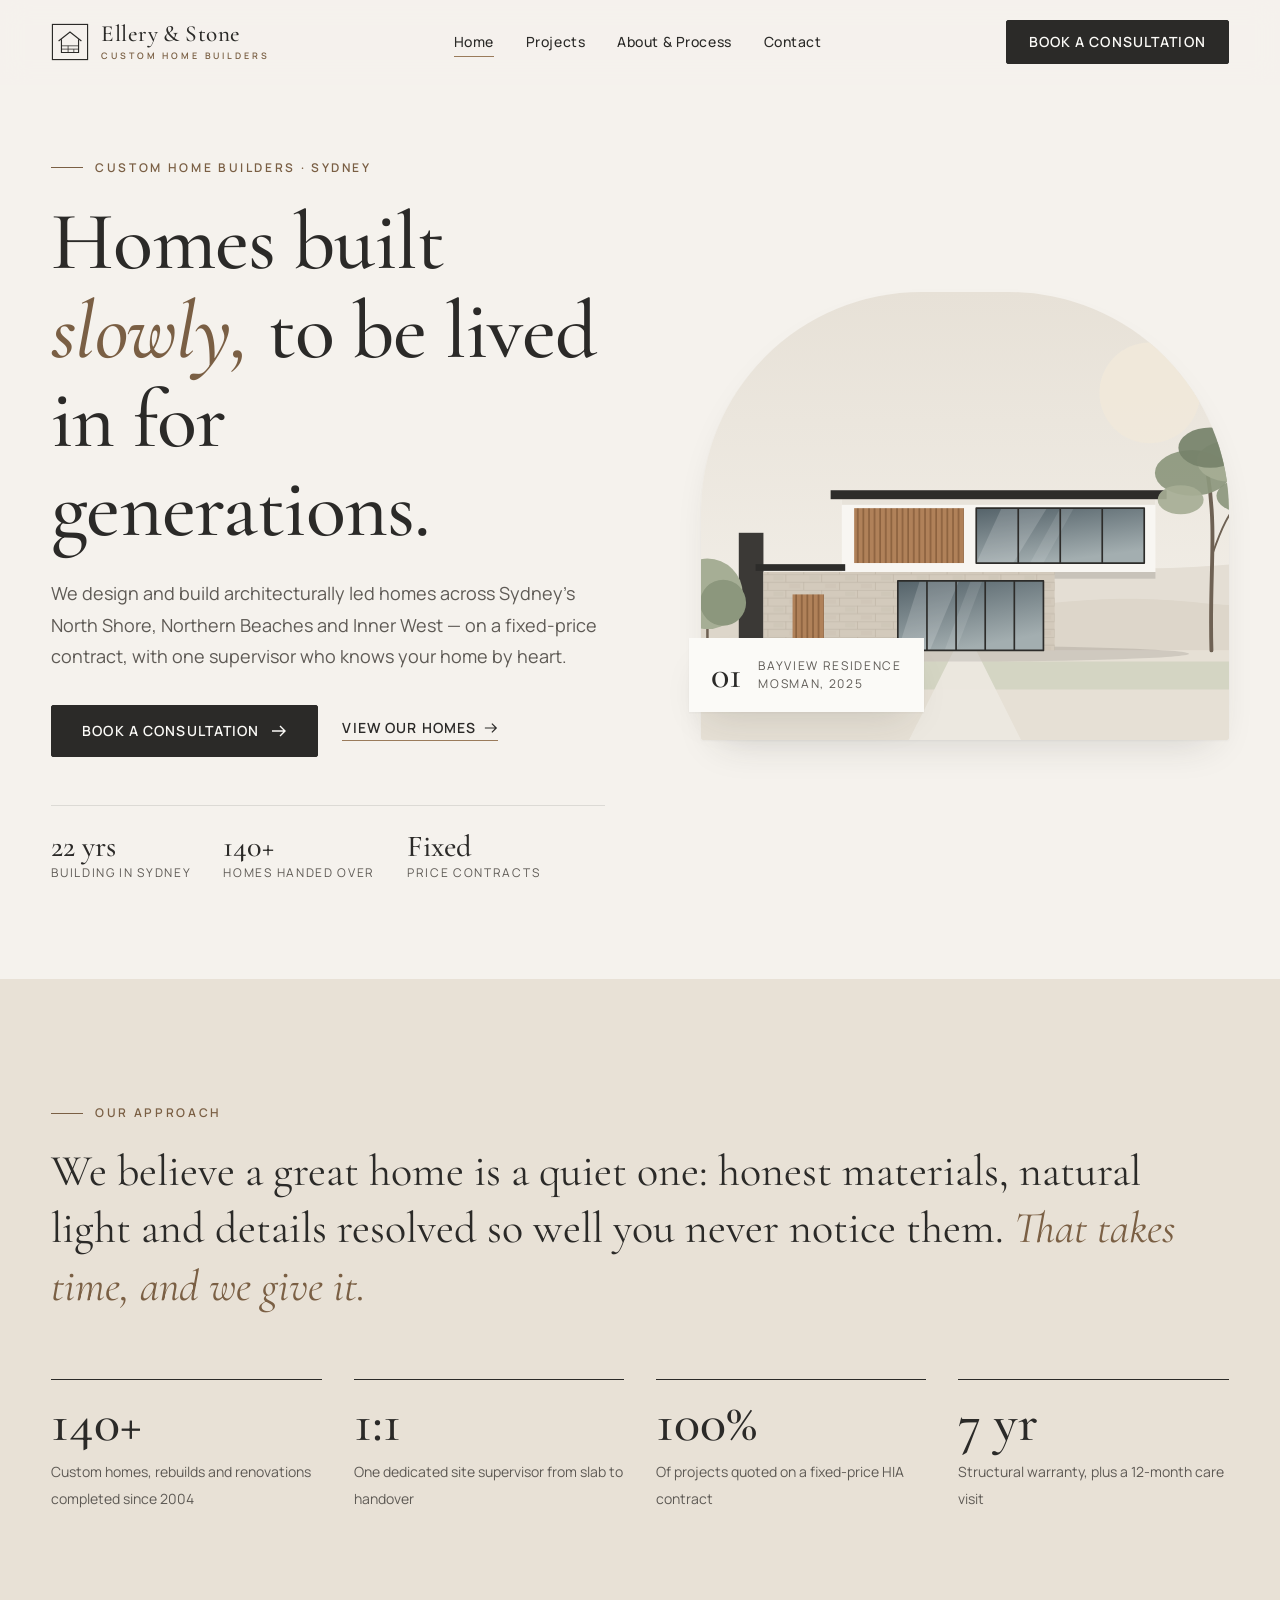
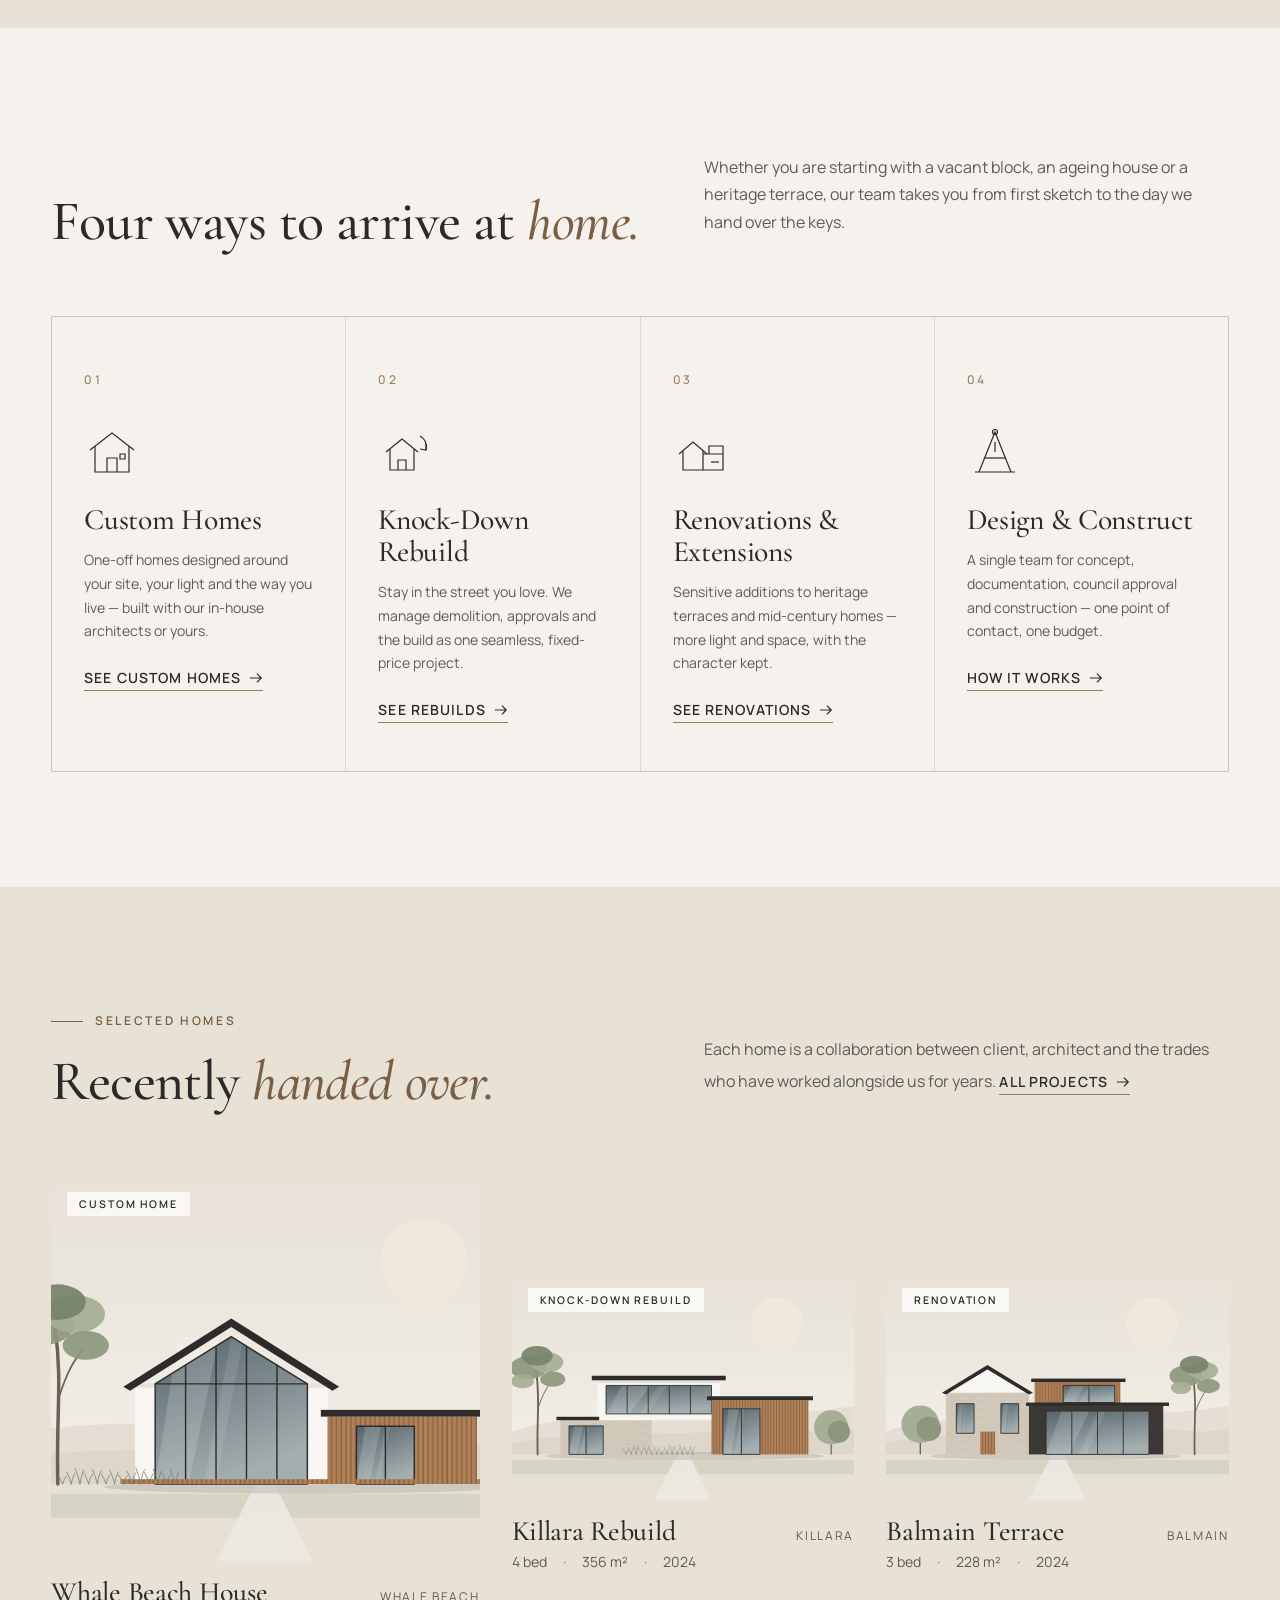
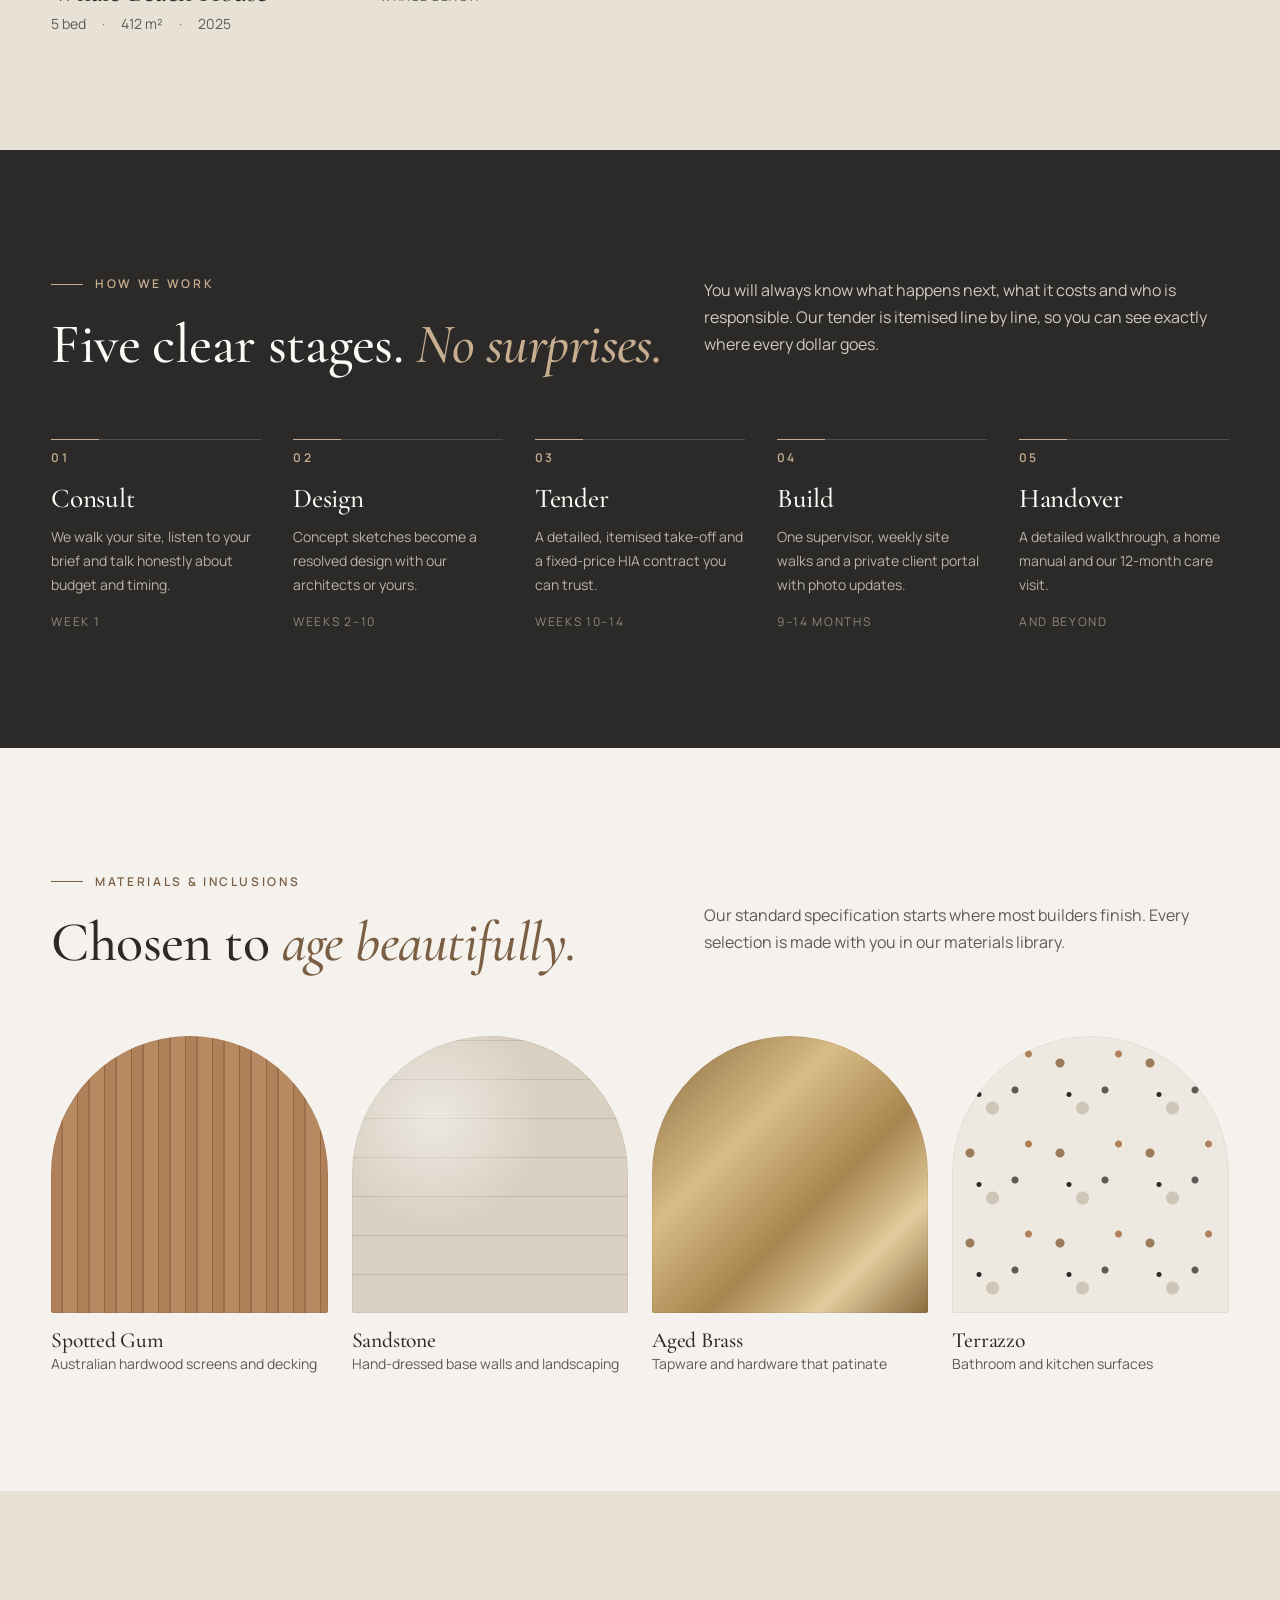
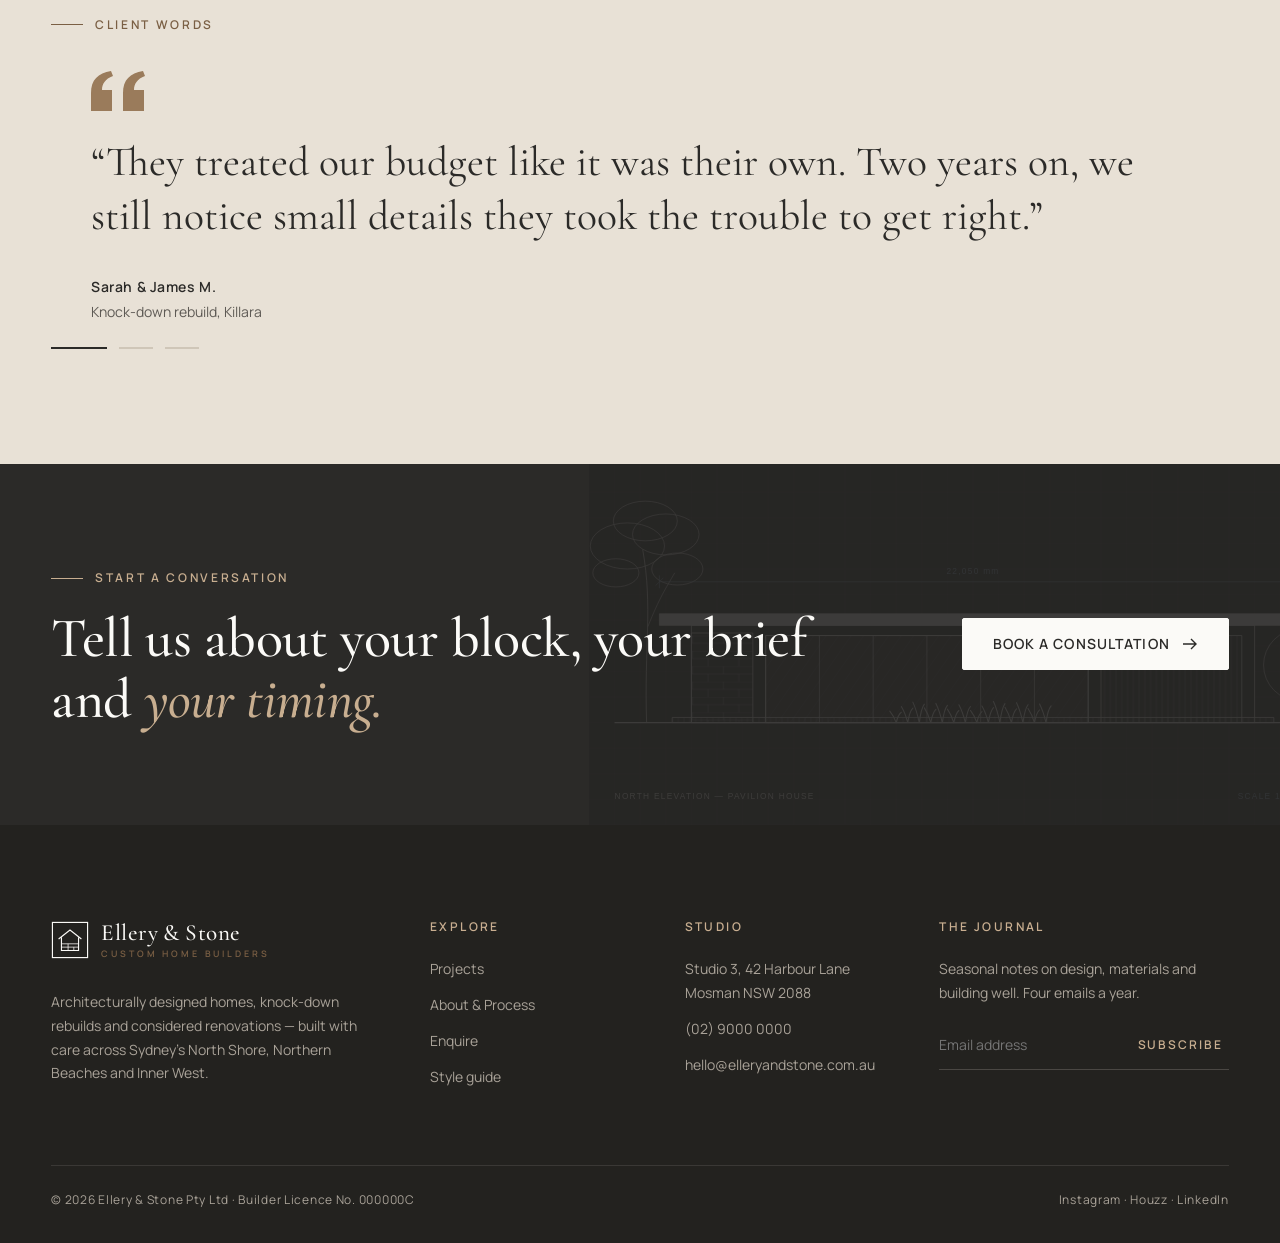
<file: index.html>
<!doctype html>
<html lang="en-AU">
<head>
<meta charset="utf-8">
<meta name="viewport" content="width=device-width, initial-scale=1">
<title>Ellery & Stone — Custom Home Builders, Sydney</title>
<meta name="description" content="Architecturally designed custom homes, knock-down rebuilds and renovations, built with a fixed-price contract and one dedicated site supervisor.">
<link rel="preconnect" href="https://fonts.googleapis.com">
<link rel="preconnect" href="https://fonts.gstatic.com" crossorigin>
<link href="https://fonts.googleapis.com/css2?family=Cormorant+Garamond:ital,wght@0,400;0,500;0,600;1,400;1,500&family=Manrope:wght@400;500;600&display=swap" rel="stylesheet">
<link rel="stylesheet" href="assets/css/light-stone.css">
</head>
<body class="page-home">
<header class="header">
  <div class="container header__inner">
    <a class="logo" href="index.html" aria-label="Ellery &amp; Stone home"><svg class="logo__mark" viewBox="0 0 40 40" fill="none" stroke="currentColor" stroke-width="1.2" aria-hidden="true"><rect x="1.5" y="1.5" width="37" height="37"/><path d="M8 19 20 9.5 32 19"/><path d="M11 17v14h18V17"/><path d="M11 24h18M11 27.5h18M18 31v-7M24 27.5v3.5" stroke-width=".8"/></svg><span class="logo__word">Ellery &amp; Stone<small>Custom Home Builders</small></span></a>
    <nav class="nav" aria-label="Primary"><a href="index.html" aria-current="page">Home</a><a href="projects.html">Projects</a><a href="about.html">About &amp; Process</a><a href="contact.html">Contact</a></nav>
    <a class="btn header__cta" href="contact.html"><span>Book a consultation</span></a>
    <button class="menu-btn" aria-label="Open menu" aria-expanded="false"><span></span><span></span></button>
  </div>
</header>
<nav class="mobile-nav" aria-label="Mobile"><a href="index.html" aria-current="page">Home</a><a href="projects.html">Projects</a><a href="about.html">About &amp; Process</a><a href="contact.html">Contact</a><a class="btn" href="contact.html"><span>Book a consultation</span><svg viewBox="0 0 16 16" fill="none" stroke="currentColor" stroke-width="1.4" aria-hidden="true"><path d="M1 8h13M9 3l5 5-5 5"/></svg></a></nav>
<main>
  <section class="hero">
    <div class="container hero__grid">
      <div>
        <p class="eyebrow reveal">Custom home builders &middot; Sydney</p>
        <h1 class="reveal" style="--d:.08s">Homes built <em>slowly,</em> to be lived in for generations.</h1>
        <p class="lead reveal" style="--d:.16s">We design and build architecturally led homes across Sydney&rsquo;s North Shore, Northern Beaches and Inner West &mdash; on a fixed-price contract, with one supervisor who knows your home by heart.</p>
        <div class="hero__actions reveal" style="--d:.24s">
          <a class="btn" href="contact.html"><span>Book a consultation</span><svg viewBox="0 0 16 16" fill="none" stroke="currentColor" stroke-width="1.4" aria-hidden="true"><path d="M1 8h13M9 3l5 5-5 5"/></svg></a>
          <a class="link-arrow" href="projects.html">View our homes <svg viewBox="0 0 16 16" fill="none" stroke="currentColor" stroke-width="1.4" aria-hidden="true"><path d="M1 8h13M9 3l5 5-5 5"/></svg></a>
        </div>
        <div class="hero__meta reveal" style="--d:.32s">
          <div><b>22 yrs</b>building in Sydney</div>
          <div><b>140+</b>homes handed over</div>
          <div><b>Fixed</b>price contracts</div>
        </div>
      </div>
      <div class="hero__art reveal" style="--d:.2s">
        <div class="hero__frame"><img src="assets/art/bayview-day.svg" alt="Bayview Residence: two-storey home with cantilevered upper level, sandstone base and spotted-gum screens"></div>
        <div class="hero__badge"><strong>01</strong><span>Bayview Residence<br>Mosman, 2025</span></div>
      </div>
    </div>
  </section>

  <section class="section section--sand">
    <div class="container">
      <p class="eyebrow reveal">Our approach</p>
      <p class="statement reveal">We believe a great home is a quiet one: honest materials, natural light and details resolved so well you never notice them. <em>That takes time, and we give it.</em></p>
      <div class="stats">
        <div class="stat reveal"><b>140+</b><span>Custom homes, rebuilds and renovations completed since 2004</span></div>
        <div class="stat reveal" style="--d:.08s"><b>1:1</b><span>One dedicated site supervisor from slab to handover</span></div>
        <div class="stat reveal" style="--d:.16s"><b>100%</b><span>Of projects quoted on a fixed-price HIA contract</span></div>
        <div class="stat reveal" style="--d:.24s"><b>7 yr</b><span>Structural warranty, plus a 12-month care visit</span></div>
      </div>
    </div>
  </section>

  <section class="section" id="services">
    <div class="container">
      <div class="section-head section-head--split">
        <div><p class="eyebrow reveal">What we build</p><h2 class="reveal">Four ways to arrive at <em>home.</em></h2></div>
        <p class="reveal">Whether you are starting with a vacant block, an ageing house or a heritage terrace, our team takes you from first sketch to the day we hand over the keys.</p>
      </div>
      <div class="services">
        <article class="service reveal">
          <span class="service__num">01</span>
          <svg class="service__icon" viewBox="0 0 56 56" fill="none" stroke="currentColor" stroke-width="1.2"><path d="M6 26 28 9l22 17"/><path d="M11 22v26h34V22"/><path d="M23 48V34h10v14"/><path d="M36 30h5v5h-5z"/></svg>
          <h3>Custom Homes</h3>
          <p>One-off homes designed around your site, your light and the way you live &mdash; built with our in-house architects or yours.</p>
          <a class="link-arrow" href="projects.html">See custom homes <svg viewBox="0 0 16 16" fill="none" stroke="currentColor" stroke-width="1.4" aria-hidden="true"><path d="M1 8h13M9 3l5 5-5 5"/></svg></a>
        </article>
        <article class="service reveal" style="--d:.08s">
          <span class="service__num">02</span>
          <svg class="service__icon" viewBox="0 0 56 56" fill="none" stroke="currentColor" stroke-width="1.2"><path d="M8 28 24 15l16 13"/><path d="M12 25v21h24V25"/><path d="M42 12a12 12 0 0 1 6 14"/><path d="m48 20 0 6-6-1"/><path d="M20 46V36h8v10"/></svg>
          <h3>Knock-Down Rebuild</h3>
          <p>Stay in the street you love. We manage demolition, approvals and the build as one seamless, fixed-price project.</p>
          <a class="link-arrow" href="projects.html">See rebuilds <svg viewBox="0 0 16 16" fill="none" stroke="currentColor" stroke-width="1.4" aria-hidden="true"><path d="M1 8h13M9 3l5 5-5 5"/></svg></a>
        </article>
        <article class="service reveal" style="--d:.16s">
          <span class="service__num">03</span>
          <svg class="service__icon" viewBox="0 0 56 56" fill="none" stroke="currentColor" stroke-width="1.2"><path d="M6 30 20 18l14 12"/><path d="M10 27v19h20V27"/><path d="M30 30h20v16H30"/><path d="M36 30V22h14v8"/><path d="M38 38h8"/></svg>
          <h3>Renovations &amp; Extensions</h3>
          <p>Sensitive additions to heritage terraces and mid-century homes &mdash; more light and space, with the character kept.</p>
          <a class="link-arrow" href="projects.html">See renovations <svg viewBox="0 0 16 16" fill="none" stroke="currentColor" stroke-width="1.4" aria-hidden="true"><path d="M1 8h13M9 3l5 5-5 5"/></svg></a>
        </article>
        <article class="service reveal" style="--d:.24s">
          <span class="service__num">04</span>
          <svg class="service__icon" viewBox="0 0 56 56" fill="none" stroke="currentColor" stroke-width="1.2"><path d="M8 48h40"/><path d="M12 48 28 8l16 40"/><path d="M18 34h20"/><circle cx="28" cy="8" r="2.5"/><path d="M28 18v10"/></svg>
          <h3>Design &amp; Construct</h3>
          <p>A single team for concept, documentation, council approval and construction &mdash; one point of contact, one budget.</p>
          <a class="link-arrow" href="about.html">How it works <svg viewBox="0 0 16 16" fill="none" stroke="currentColor" stroke-width="1.4" aria-hidden="true"><path d="M1 8h13M9 3l5 5-5 5"/></svg></a>
        </article>
      </div>
    </div>
  </section>

  <section class="section section--sand">
    <div class="container">
      <div class="section-head section-head--split">
        <div><p class="eyebrow reveal">Selected homes</p><h2 class="reveal">Recently <em>handed over.</em></h2></div>
        <p class="reveal">Each home is a collaboration between client, architect and the trades who have worked alongside us for years. <a class="link-arrow" href="projects.html" style="margin-top:12px">All projects <svg viewBox="0 0 16 16" fill="none" stroke="currentColor" stroke-width="1.4" aria-hidden="true"><path d="M1 8h13M9 3l5 5-5 5"/></svg></a></p>
      </div>
      <div class="projects projects--three">
        <a class="project reveal" href="projects.html">
          <div class="project__media"><img src="assets/art/coastal-day.svg" alt="Coastal gable house with full-height glazing"><span class="project__tag">Custom Home</span><span class="project__view"><svg viewBox="0 0 16 16" fill="none" stroke="currentColor" stroke-width="1.4" aria-hidden="true"><path d="M1 8h13M9 3l5 5-5 5"/></svg></span></div>
          <div class="project__body"><h3>Whale Beach House</h3><span class="project__loc">Whale Beach</span></div>
          <div class="project__specs"><span>5 bed</span><span>412 m&sup2;</span><span>2025</span></div>
        </a>
        <a class="project reveal" style="--d:.1s" href="projects.html">
          <div class="project__media"><img src="assets/art/kdr-day.svg" alt="Three-volume knock-down rebuild home"><span class="project__tag">Knock-Down Rebuild</span><span class="project__view"><svg viewBox="0 0 16 16" fill="none" stroke="currentColor" stroke-width="1.4" aria-hidden="true"><path d="M1 8h13M9 3l5 5-5 5"/></svg></span></div>
          <div class="project__body"><h3>Killara Rebuild</h3><span class="project__loc">Killara</span></div>
          <div class="project__specs"><span>4 bed</span><span>356 m&sup2;</span><span>2024</span></div>
        </a>
        <a class="project reveal" style="--d:.2s" href="projects.html">
          <div class="project__media"><img src="assets/art/terrace-day.svg" alt="Heritage terrace with contemporary rear extension"><span class="project__tag">Renovation</span><span class="project__view"><svg viewBox="0 0 16 16" fill="none" stroke="currentColor" stroke-width="1.4" aria-hidden="true"><path d="M1 8h13M9 3l5 5-5 5"/></svg></span></div>
          <div class="project__body"><h3>Balmain Terrace</h3><span class="project__loc">Balmain</span></div>
          <div class="project__specs"><span>3 bed</span><span>228 m&sup2;</span><span>2024</span></div>
        </a>
      </div>
    </div>
  </section>

  <section class="section section--dark">
    <div class="container">
      <div class="section-head section-head--split">
        <div><p class="eyebrow reveal" style="color:#C8AE90">How we work</p><h2 class="reveal">Five clear stages. <em style="color:#C8AE90">No surprises.</em></h2></div>
        <p class="reveal">You will always know what happens next, what it costs and who is responsible. Our tender is itemised line by line, so you can see exactly where every dollar goes.</p>
      </div>
      <ol class="process">
        <li class="step reveal"><h3>Consult</h3><p>We walk your site, listen to your brief and talk honestly about budget and timing.</p><small>Week 1</small></li>
        <li class="step reveal" style="--d:.08s"><h3>Design</h3><p>Concept sketches become a resolved design with our architects or yours.</p><small>Weeks 2&ndash;10</small></li>
        <li class="step reveal" style="--d:.16s"><h3>Tender</h3><p>A detailed, itemised take-off and a fixed-price HIA contract you can trust.</p><small>Weeks 10&ndash;14</small></li>
        <li class="step reveal" style="--d:.24s"><h3>Build</h3><p>One supervisor, weekly site walks and a private client portal with photo updates.</p><small>9&ndash;14 months</small></li>
        <li class="step reveal" style="--d:.32s"><h3>Handover</h3><p>A detailed walkthrough, a home manual and our 12-month care visit.</p><small>And beyond</small></li>
      </ol>
    </div>
  </section>

  <section class="section">
    <div class="container">
      <div class="section-head section-head--split">
        <div><p class="eyebrow reveal">Materials &amp; inclusions</p><h2 class="reveal">Chosen to <em>age beautifully.</em></h2></div>
        <p class="reveal">Our standard specification starts where most builders finish. Every selection is made with you in our materials library.</p>
      </div>
      <div class="materials">
        <div class="swatch reveal"><div class="swatch__tile mat-oak"></div><h4>Spotted Gum</h4><p>Australian hardwood screens and decking</p></div>
        <div class="swatch reveal" style="--d:.08s"><div class="swatch__tile mat-lime"></div><h4>Sandstone</h4><p>Hand-dressed base walls and landscaping</p></div>
        <div class="swatch reveal" style="--d:.16s"><div class="swatch__tile mat-brass"></div><h4>Aged Brass</h4><p>Tapware and hardware that patinate</p></div>
        <div class="swatch reveal" style="--d:.24s"><div class="swatch__tile mat-terrazzo"></div><h4>Terrazzo</h4><p>Bathroom and kitchen surfaces</p></div>
      </div>
    </div>
  </section>

  <section class="section section--sand">
    <div class="container">
      <p class="eyebrow reveal">Client words</p>
      <div class="quotes" data-quotes>
        <figure class="quote is-active">
          <svg class="quote-mark" viewBox="0 0 54 40" fill="currentColor"><path d="M0 40V22C0 9 7 2 20 0l2 5C14 8 11 13 11 19h10v21zm32 0V22C32 9 39 2 52 0l2 5c-8 3-11 8-11 14h10v21z"/></svg>
          <blockquote>&ldquo;They treated our budget like it was their own. Two years on, we still notice small details they took the trouble to get right.&rdquo;</blockquote>
          <cite><b>Sarah &amp; James M.</b>Knock-down rebuild, Killara</cite>
        </figure>
        <figure class="quote">
          <svg class="quote-mark" viewBox="0 0 54 40" fill="currentColor"><path d="M0 40V22C0 9 7 2 20 0l2 5C14 8 11 13 11 19h10v21zm32 0V22C32 9 39 2 52 0l2 5c-8 3-11 8-11 14h10v21z"/></svg>
          <blockquote>&ldquo;The itemised tender was a revelation. We knew exactly what we were paying for, and the final account matched the contract.&rdquo;</blockquote>
          <cite><b>Daniel K.</b>Custom home, Whale Beach</cite>
        </figure>
        <figure class="quote">
          <svg class="quote-mark" viewBox="0 0 54 40" fill="currentColor"><path d="M0 40V22C0 9 7 2 20 0l2 5C14 8 11 13 11 19h10v21zm32 0V22C32 9 39 2 52 0l2 5c-8 3-11 8-11 14h10v21z"/></svg>
          <blockquote>&ldquo;Our terrace kept every bit of its character &mdash; it just finally has light. The team was calm, tidy and respectful of our neighbours.&rdquo;</blockquote>
          <cite><b>Priya &amp; Tom R.</b>Renovation, Balmain</cite>
        </figure>
      </div>
      <div class="dots"><button aria-label="Testimonial 1"></button><button aria-label="Testimonial 2"></button><button aria-label="Testimonial 3"></button></div>
    </div>
  </section>

  <section class="cta">
    <img class="cta__art" src="assets/art/pavilion-line.svg" alt="">
    <div class="container cta__grid">
      <div><p class="eyebrow" style="color:#C8AE90">Start a conversation</p><h2 class="reveal">Tell us about your block, your brief and <em style="color:#C8AE90">your timing.</em></h2></div>
      <a class="btn btn--light reveal" href="contact.html"><span>Book a consultation</span><svg viewBox="0 0 16 16" fill="none" stroke="currentColor" stroke-width="1.4" aria-hidden="true"><path d="M1 8h13M9 3l5 5-5 5"/></svg></a>
    </div>
  </section>
</main>
<footer class="footer">
  <div class="container">
    <div class="footer__grid">
      <div>
        <a class="logo" href="index.html"><svg class="logo__mark" viewBox="0 0 40 40" fill="none" stroke="currentColor" stroke-width="1.2" aria-hidden="true"><rect x="1.5" y="1.5" width="37" height="37"/><path d="M8 19 20 9.5 32 19"/><path d="M11 17v14h18V17"/><path d="M11 24h18M11 27.5h18M18 31v-7M24 27.5v3.5" stroke-width=".8"/></svg><span class="logo__word">Ellery &amp; Stone<small>Custom Home Builders</small></span></a>
        <p style="margin-top:24px;max-width:22em">Architecturally designed homes, knock-down rebuilds and considered renovations — built with care across Sydney&rsquo;s North Shore, Northern Beaches and Inner West.</p>
      </div>
      <div><h4>Explore</h4><ul><li><a href="projects.html">Projects</a></li><li><a href="about.html">About &amp; Process</a></li><li><a href="contact.html">Enquire</a></li><li><a href="styleguide.html">Style guide</a></li></ul></div>
      <div><h4>Studio</h4><ul><li>Studio 3, 42 Harbour Lane<br>Mosman NSW 2088</li><li><a href="tel:+61290000000">(02) 9000 0000</a></li><li><a href="mailto:hello@elleryandstone.com.au">hello@elleryandstone.com.au</a></li></ul></div>
      <div><h4>The Journal</h4><p>Seasonal notes on design, materials and building well. Four emails a year.</p>
        <form class="footer__news" onsubmit="event.preventDefault();this.querySelector('button').textContent='Thank you'"><input type="email" placeholder="Email address" aria-label="Email address" required><button>Subscribe</button></form></div>
    </div>
    <div class="footer__base"><span>&copy; <span data-year>2026</span> Ellery &amp; Stone Pty Ltd &middot; Builder Licence No. 000000C</span><span>Instagram &middot; Houzz &middot; LinkedIn</span></div>
  </div>
</footer>
<script src="assets/js/site.js"></script>
</body>
</html>
</file>
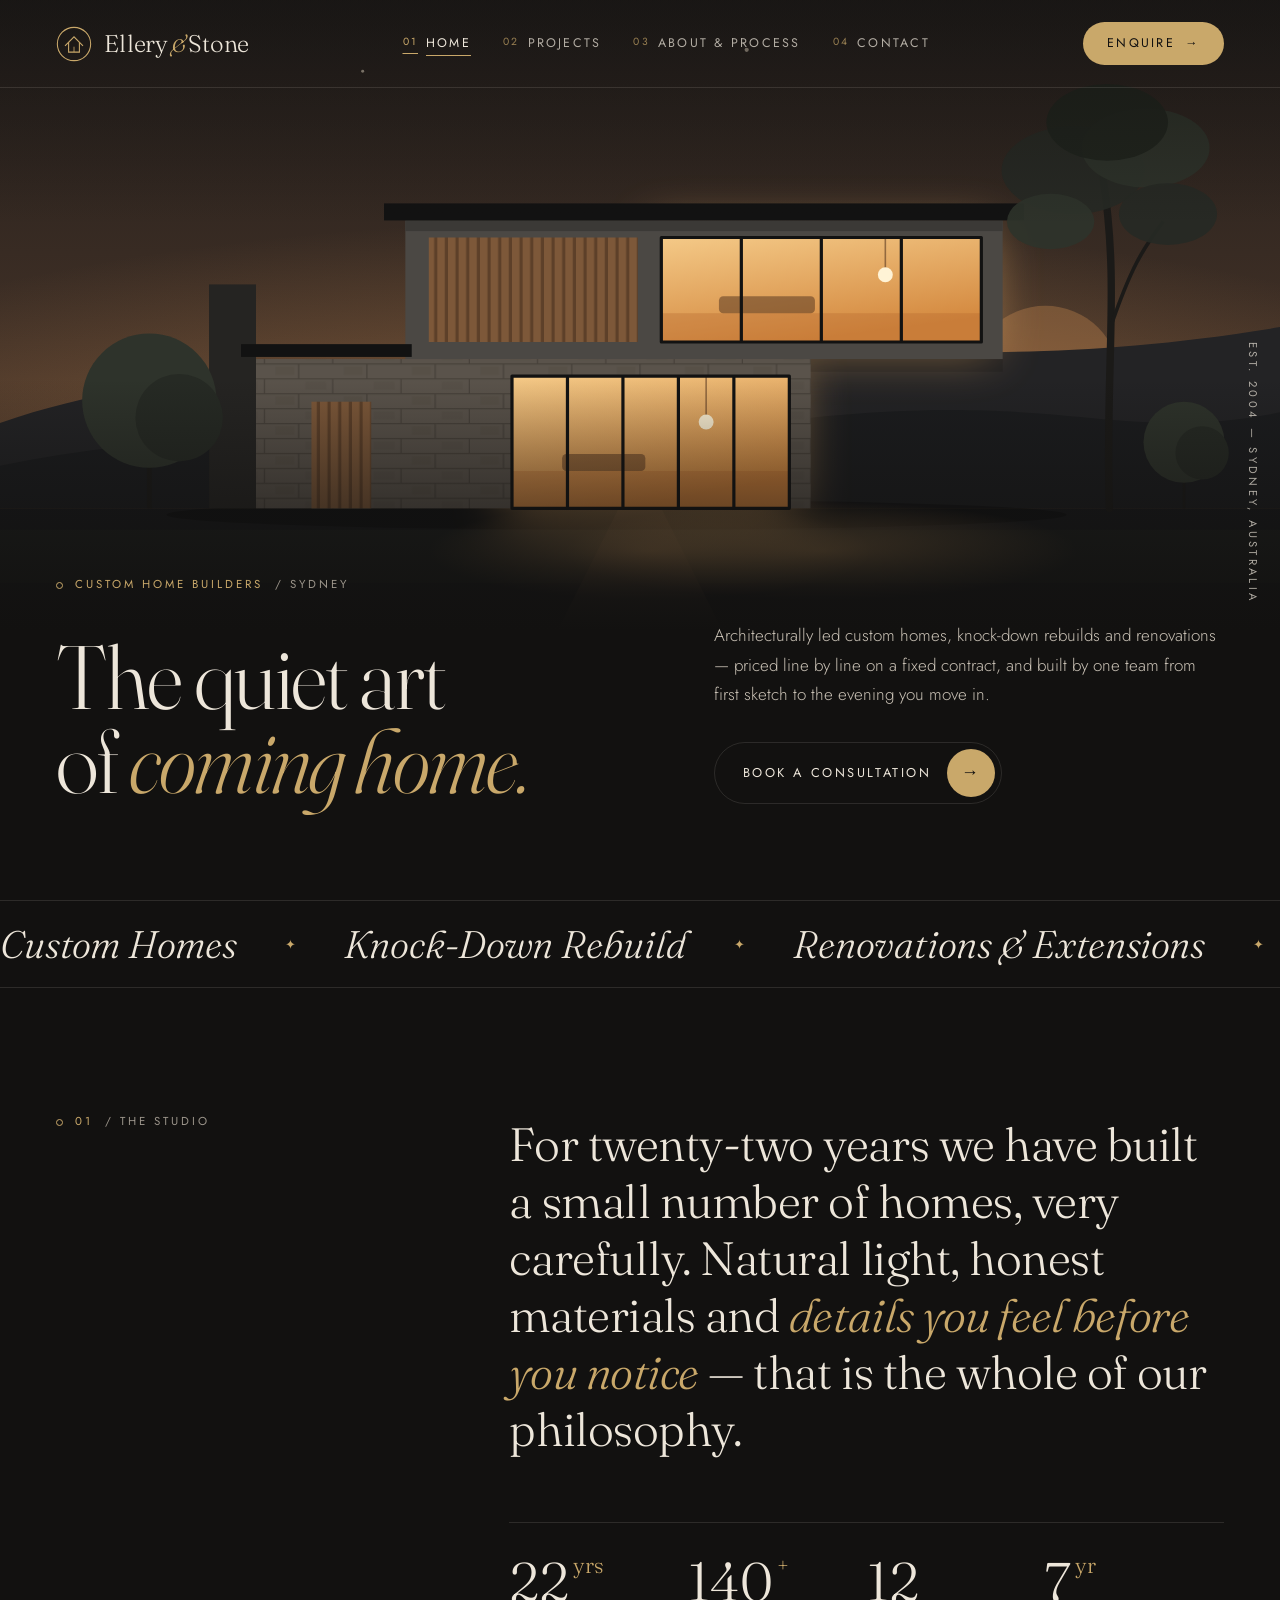
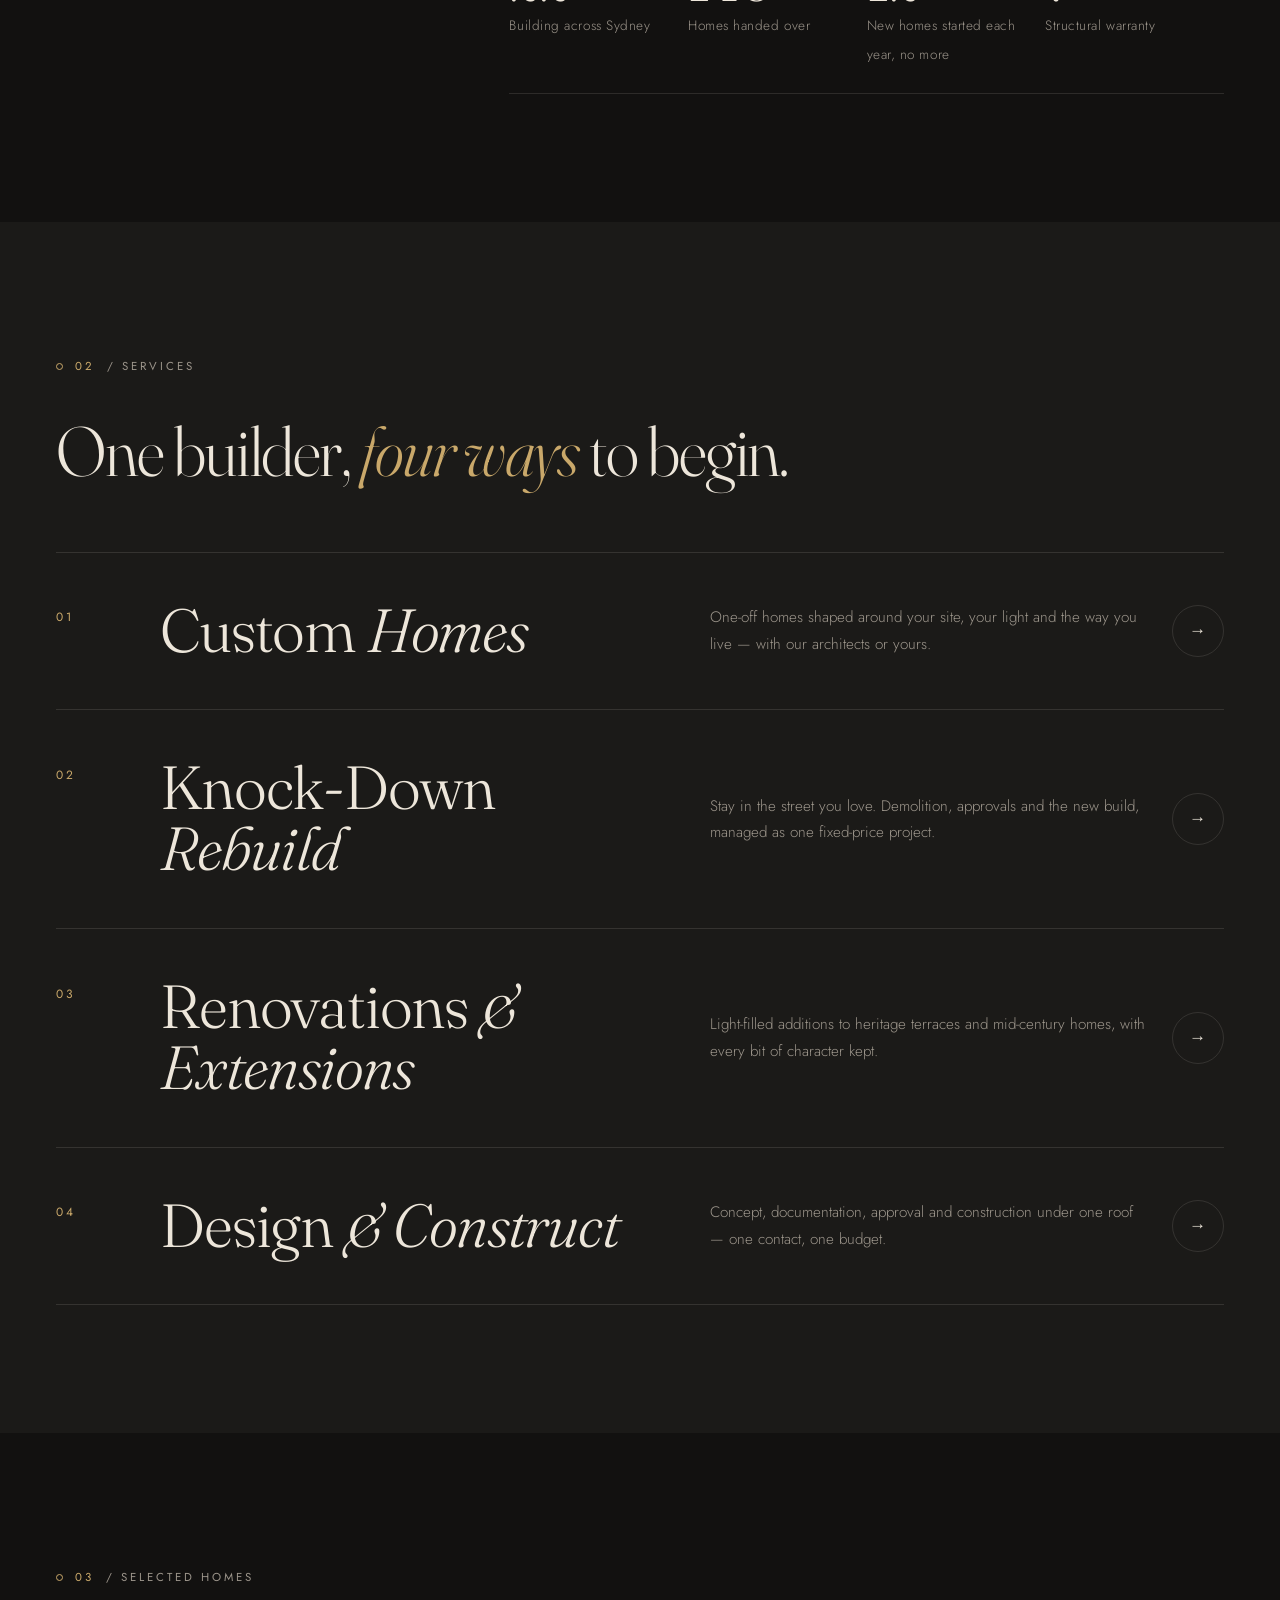
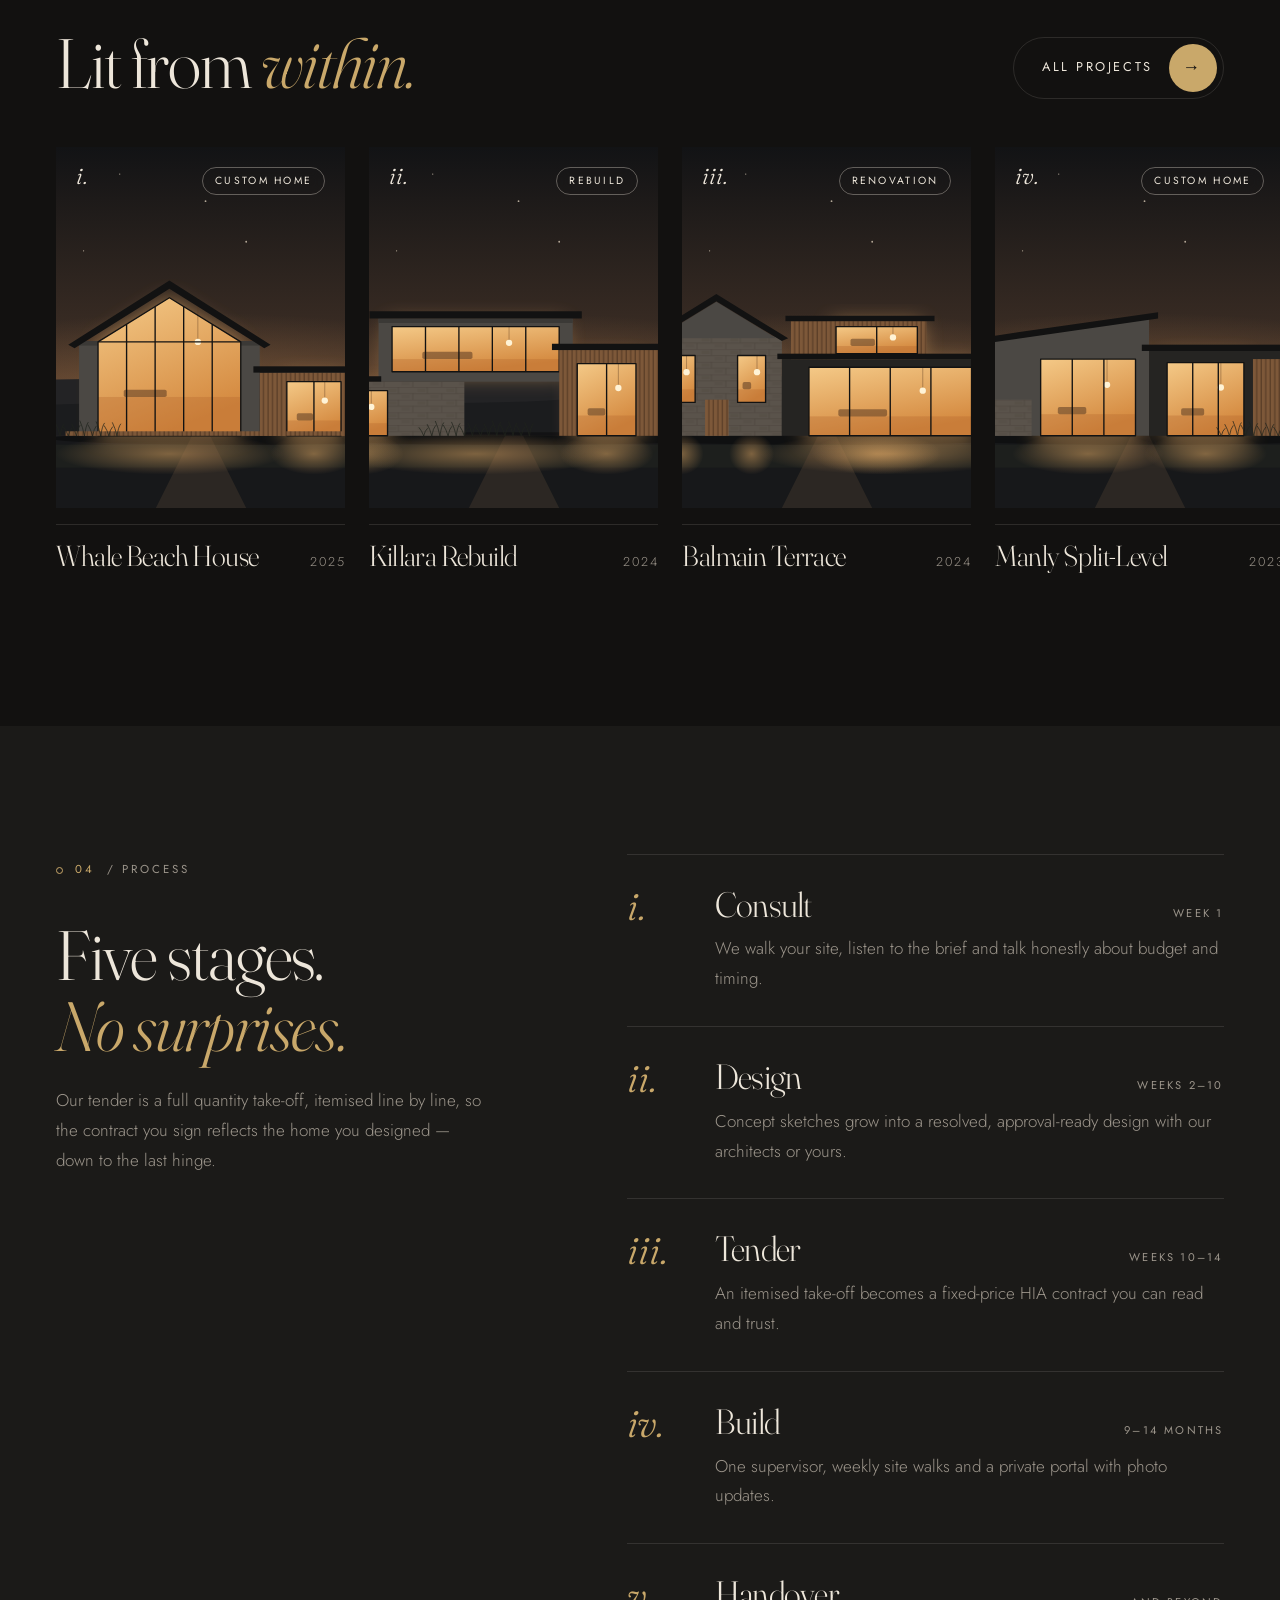
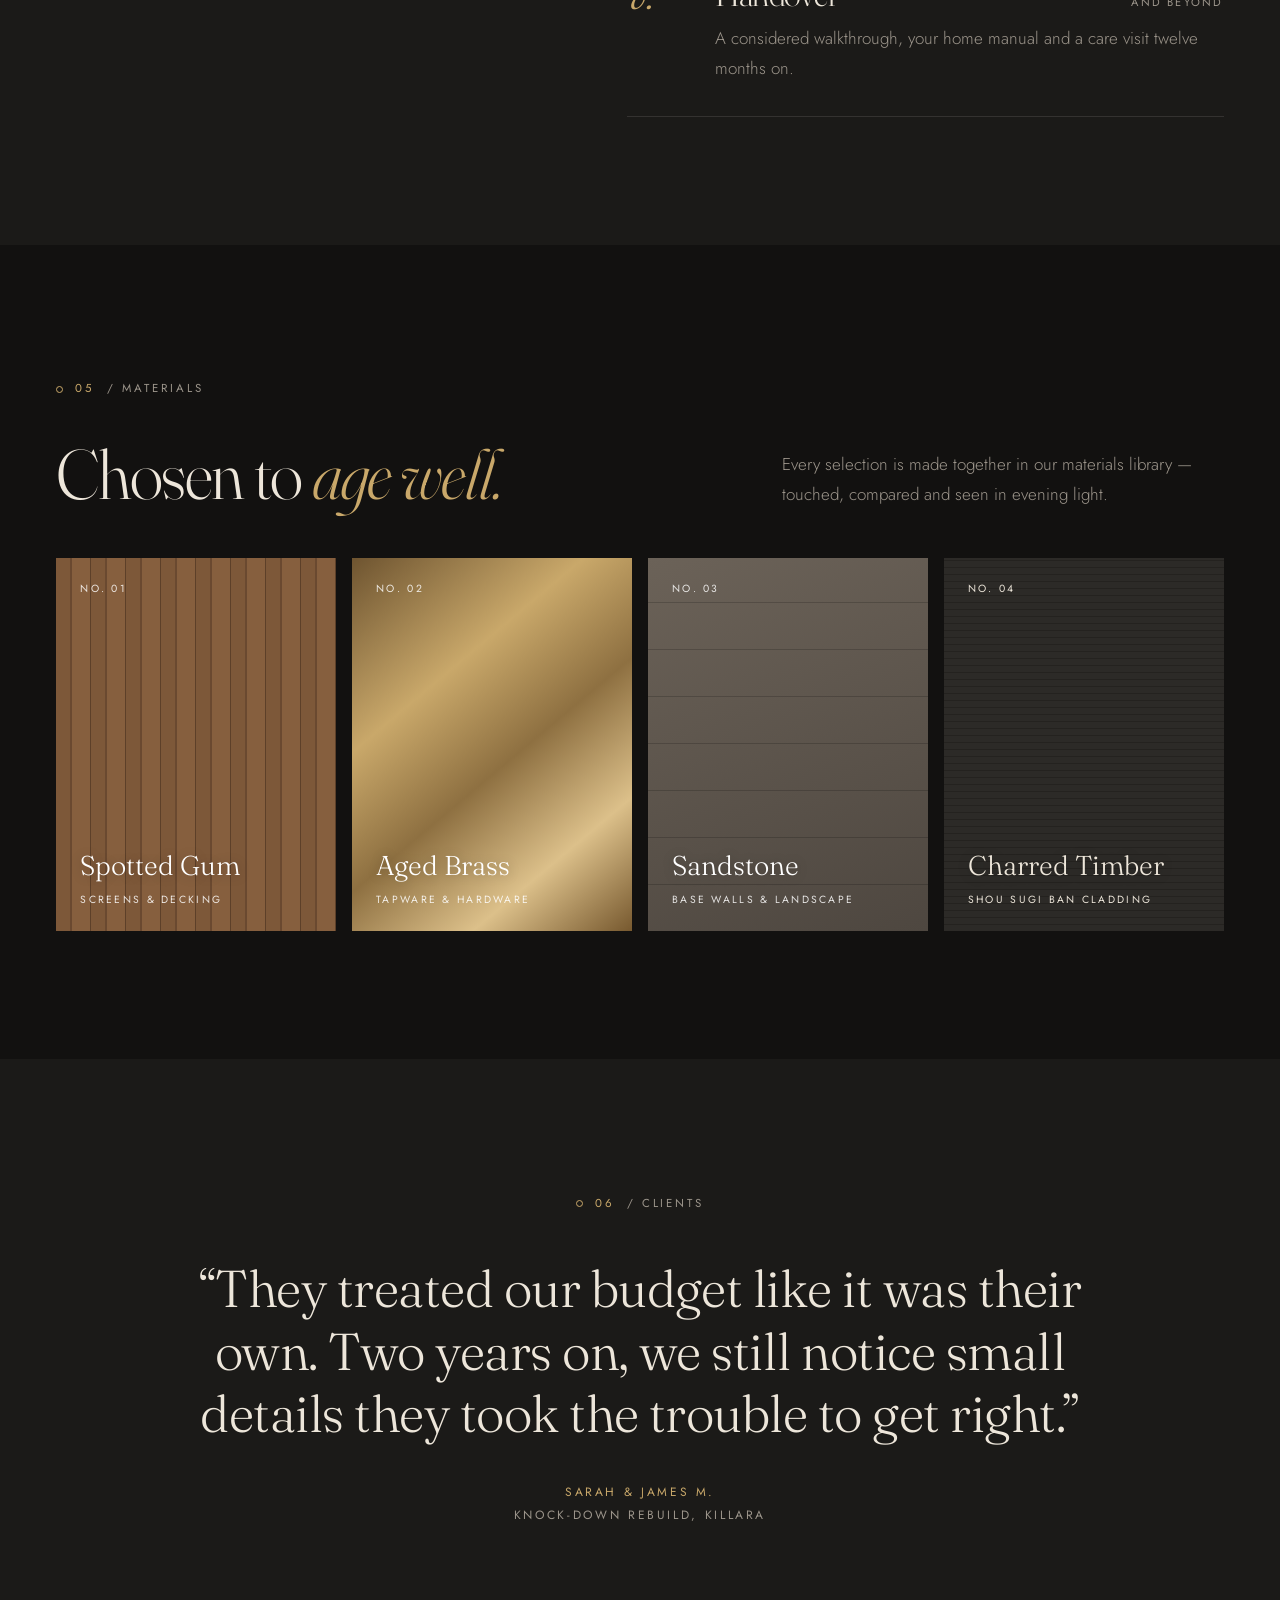
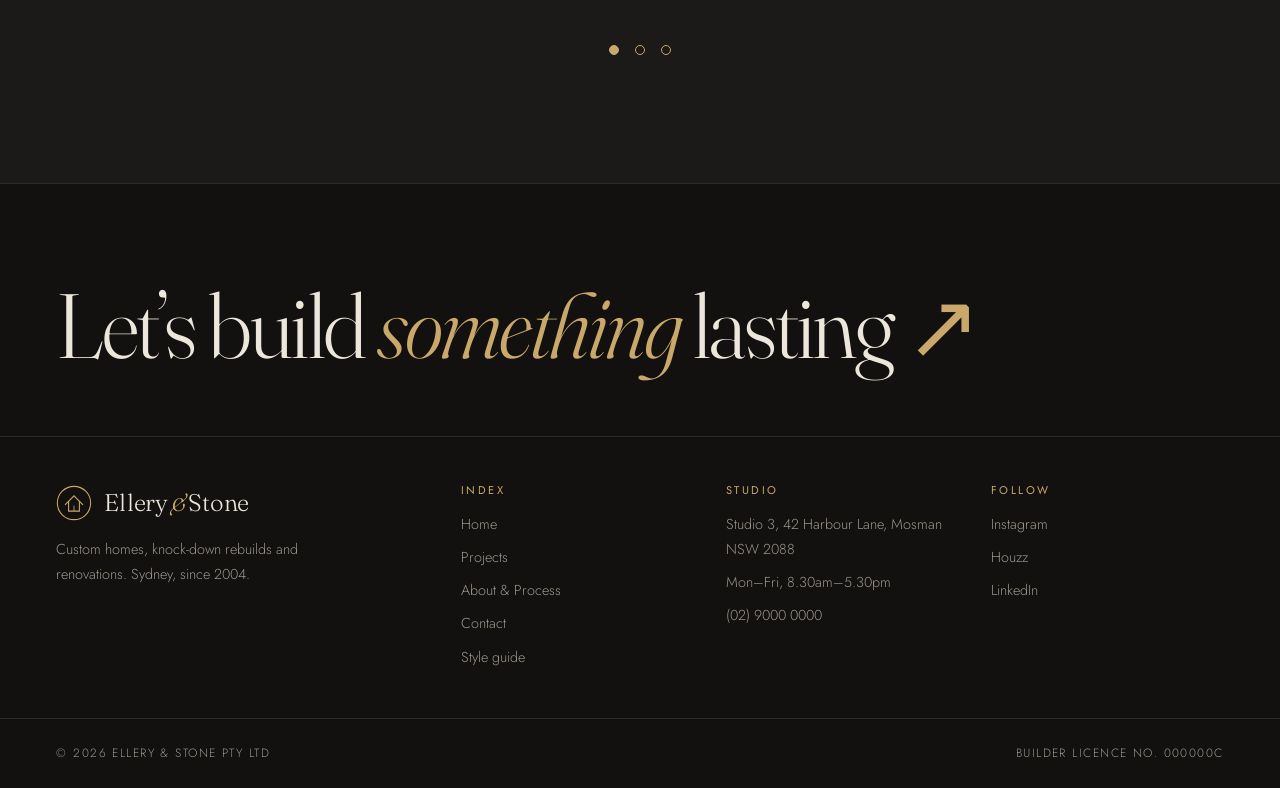
<file: concept-b/index.html>
<!doctype html>
<html lang="en-AU">
<head>
<meta charset="utf-8">
<meta name="viewport" content="width=device-width, initial-scale=1">
<title>Ellery & Stone — Architectural Custom Homes, Sydney</title>
<meta name="description" content="Architecturally designed custom homes, knock-down rebuilds and renovations across Sydney. Fixed-price contracts, one dedicated supervisor.">
<link rel="preconnect" href="https://fonts.googleapis.com">
<link rel="preconnect" href="https://fonts.gstatic.com" crossorigin>
<link href="https://fonts.googleapis.com/css2?family=Fraunces:ital,opsz,wght@0,9..144,300;0,9..144,400;1,9..144,300;1,9..144,400&family=Jost:wght@300;400;500&display=swap" rel="stylesheet">
<link rel="stylesheet" href="../assets/css/evening-timber.css">
</head>
<body class="b-home">
<header class="header">
  <div class="header__inner">
    <a class="logo" href="index.html" aria-label="Ellery &amp; Stone home"><svg class="logo__mark" viewBox="0 0 40 40" fill="none" stroke="currentColor" stroke-width="1.2" aria-hidden="true"><circle cx="20" cy="20" r="18.5"/><path d="M10 22 20 12l10 10"/><path d="M14 18v11h12V18"/><path d="M20 29v-6" stroke-width=".9"/></svg><span class="logo__word">Ellery<em>&amp;</em>Stone</span></a>
    <nav class="nav" aria-label="Primary"><a href="index.html" aria-current="page"><i>01</i>Home</a><a href="projects.html"><i>02</i>Projects</a><a href="about.html"><i>03</i>About &amp; Process</a><a href="contact.html"><i>04</i>Contact</a></nav>
    <a class="header__cta" href="contact.html">Enquire <span aria-hidden="true">&rarr;</span></a>
    <button class="menu-btn" aria-label="Open menu" aria-expanded="false"><span>Menu</span></button>
  </div>
</header>
<nav class="mobile-nav" aria-label="Mobile"><a href="index.html" aria-current="page"><i>01</i>Home</a><a href="projects.html"><i>02</i>Projects</a><a href="about.html"><i>03</i>About &amp; Process</a><a href="contact.html"><i>04</i>Contact</a><p>(02) 9000 0000<br>hello@elleryandstone.com.au</p></nav>
<main>
  <section class="hero">
    <div class="hero__img"><img src="../assets/art/bayview-dusk.svg" alt="The Bayview Residence at dusk, warm light glowing through floor-to-ceiling glazing"></div>
    <p class="hero__side">Est. 2004 &mdash; Sydney, Australia</p>
    <div class="wrap hero__content">
      <div>
        <p class="label reveal">Custom home builders <b>/ Sydney</b></p>
        <h1 class="reveal" style="--d:.1s;margin-top:28px">The quiet art<br>of <em>coming home.</em></h1>
      </div>
      <div class="hero__aside reveal" style="--d:.25s">
        <p>Architecturally led custom homes, knock-down rebuilds and renovations &mdash; priced line by line on a fixed contract, and built by one team from first sketch to the evening you move in.</p>
        <a class="btn" href="contact.html">Book a consultation <i>&rarr;</i></a>
      </div>
    </div>
  </section>

  <div class="marquee" aria-hidden="true"><div class="marquee__track">
    <span>Custom Homes</span><span>Knock-Down Rebuild</span><span>Renovations &amp; Extensions</span><span>Design &amp; Construct</span><span>Fixed-Price Contracts</span>
    <span>Custom Homes</span><span>Knock-Down Rebuild</span><span>Renovations &amp; Extensions</span><span>Design &amp; Construct</span><span>Fixed-Price Contracts</span>
  </div></div>

  <section class="section">
    <div class="wrap intro">
      <p class="label reveal">01 <b>/ The studio</b></p>
      <div>
        <p class="intro__lead reveal">For twenty-two years we have built a small number of homes, very carefully. Natural light, honest materials and <em>details you feel before you notice</em> &mdash; that is the whole of our philosophy.</p>
        <div class="facts" style="margin-top:64px">
          <div class="fact reveal"><b>22<sup>yrs</sup></b><span>Building across Sydney</span></div>
          <div class="fact reveal" style="--d:.08s"><b>140<sup>+</sup></b><span>Homes handed over</span></div>
          <div class="fact reveal" style="--d:.16s"><b>12</b><span>New homes started each year, no more</span></div>
          <div class="fact reveal" style="--d:.24s"><b>7<sup>yr</sup></b><span>Structural warranty</span></div>
        </div>
      </div>
    </div>
  </section>

  <section class="section section--char">
    <div class="wrap">
      <p class="label reveal">02 <b>/ Services</b></p>
      <h2 class="h2 reveal" style="margin-top:28px;max-width:12em">One builder, <em>four ways</em> to begin.</h2>
      <div class="index">
        <a class="index__row reveal" href="projects.html">
          <span class="index__num">01</span><span class="index__title">Custom <em>Homes</em></span>
          <p class="index__desc">One-off homes shaped around your site, your light and the way you live &mdash; with our architects or yours.</p>
          <span class="index__arrow">&rarr;</span>
          <span class="index__thumb"><img src="../assets/art/coastal-dusk.svg" alt=""></span>
        </a>
        <a class="index__row reveal" href="projects.html">
          <span class="index__num">02</span><span class="index__title">Knock-Down <em>Rebuild</em></span>
          <p class="index__desc">Stay in the street you love. Demolition, approvals and the new build, managed as one fixed-price project.</p>
          <span class="index__arrow">&rarr;</span>
          <span class="index__thumb"><img src="../assets/art/kdr-dusk.svg" alt=""></span>
        </a>
        <a class="index__row reveal" href="projects.html">
          <span class="index__num">03</span><span class="index__title">Renovations <em>&amp; Extensions</em></span>
          <p class="index__desc">Light-filled additions to heritage terraces and mid-century homes, with every bit of character kept.</p>
          <span class="index__arrow">&rarr;</span>
          <span class="index__thumb"><img src="../assets/art/terrace-dusk.svg" alt=""></span>
        </a>
        <a class="index__row reveal" href="about.html">
          <span class="index__num">04</span><span class="index__title">Design <em>&amp; Construct</em></span>
          <p class="index__desc">Concept, documentation, approval and construction under one roof &mdash; one contact, one budget.</p>
          <span class="index__arrow">&rarr;</span>
          <span class="index__thumb"><img src="../assets/art/pavilion-dusk.svg" alt=""></span>
        </a>
      </div>
    </div>
  </section>

  <section class="section">
    <div class="wrap rail-head">
      <div><p class="label reveal">03 <b>/ Selected homes</b></p><h2 class="h2 reveal" style="margin-top:28px">Lit from <em>within.</em></h2></div>
      <a class="btn reveal" href="projects.html">All projects <i>&rarr;</i></a>
    </div>
    <div class="rail">
      <a class="card reveal" href="projects.html"><div class="card__media"><img src="../assets/art/coastal-dusk.svg" alt="Whale Beach House at dusk"><span class="card__no">i.</span><span class="card__cat">Custom home</span></div><div class="card__meta"><h3>Whale Beach House</h3><span>2025</span></div></a>
      <a class="card reveal" style="--d:.08s" href="projects.html"><div class="card__media"><img src="../assets/art/kdr-dusk.svg" alt="Killara Rebuild at dusk"><span class="card__no">ii.</span><span class="card__cat">Rebuild</span></div><div class="card__meta"><h3>Killara Rebuild</h3><span>2024</span></div></a>
      <a class="card reveal" style="--d:.16s" href="projects.html"><div class="card__media"><img src="../assets/art/terrace-dusk.svg" alt="Balmain Terrace at dusk"><span class="card__no">iii.</span><span class="card__cat">Renovation</span></div><div class="card__meta"><h3>Balmain Terrace</h3><span>2024</span></div></a>
      <a class="card reveal" style="--d:.24s" href="projects.html"><div class="card__media"><img src="../assets/art/skillion-dusk.svg" alt="Manly Split-Level at dusk"><span class="card__no">iv.</span><span class="card__cat">Custom home</span></div><div class="card__meta"><h3>Manly Split-Level</h3><span>2023</span></div></a>
      <a class="card" href="projects.html"><div class="card__media"><img src="../assets/art/pavilion-dusk.svg" alt="Wahroonga Pavilion at dusk"><span class="card__no">v.</span><span class="card__cat">Rebuild</span></div><div class="card__meta"><h3>Wahroonga Pavilion</h3><span>2023</span></div></a>
    </div>
  </section>

  <section class="section section--char">
    <div class="wrap process">
      <div class="process__intro">
        <p class="label reveal">04 <b>/ Process</b></p>
        <h2 class="h2 reveal" style="margin:28px 0 24px">Five stages.<br><em>No surprises.</em></h2>
        <p class="reveal" style="max-width:26em">Our tender is a full quantity take-off, itemised line by line, so the contract you sign reflects the home you designed &mdash; down to the last hinge.</p>
      </div>
      <ol class="steps">
        <li class="reveal"><span class="n">i.</span><div><h3>Consult <small>Week 1</small></h3><p>We walk your site, listen to the brief and talk honestly about budget and timing.</p></div></li>
        <li class="reveal"><span class="n">ii.</span><div><h3>Design <small>Weeks 2&ndash;10</small></h3><p>Concept sketches grow into a resolved, approval-ready design with our architects or yours.</p></div></li>
        <li class="reveal"><span class="n">iii.</span><div><h3>Tender <small>Weeks 10&ndash;14</small></h3><p>An itemised take-off becomes a fixed-price HIA contract you can read and trust.</p></div></li>
        <li class="reveal"><span class="n">iv.</span><div><h3>Build <small>9&ndash;14 months</small></h3><p>One supervisor, weekly site walks and a private portal with photo updates.</p></div></li>
        <li class="reveal"><span class="n">v.</span><div><h3>Handover <small>And beyond</small></h3><p>A considered walkthrough, your home manual and a care visit twelve months on.</p></div></li>
      </ol>
    </div>
  </section>

  <section class="section">
    <div class="wrap">
      <div class="rail-head"><div><p class="label reveal">05 <b>/ Materials</b></p><h2 class="h2 reveal" style="margin-top:28px">Chosen to <em>age well.</em></h2></div><p class="reveal" style="max-width:26em;margin:0">Every selection is made together in our materials library &mdash; touched, compared and seen in evening light.</p></div>
      <div class="specimens">
        <div class="specimen sp-gum reveal"><span>No. 01</span><div><b>Spotted Gum</b><span>Screens &amp; decking</span></div></div>
        <div class="specimen sp-brass reveal" style="--d:.08s"><span>No. 02</span><div><b>Aged Brass</b><span>Tapware &amp; hardware</span></div></div>
        <div class="specimen sp-stone reveal" style="--d:.16s"><span>No. 03</span><div><b>Sandstone</b><span>Base walls &amp; landscape</span></div></div>
        <div class="specimen sp-oak reveal" style="--d:.24s"><span>No. 04</span><div><b>Charred Timber</b><span>Shou sugi ban cladding</span></div></div>
      </div>
    </div>
  </section>

  <section class="section section--char">
    <div class="wrap testimonial">
      <p class="label reveal">06 <b>/ Clients</b></p>
      <div class="quotes" data-quotes>
        <figure class="quote is-active"><blockquote>&ldquo;They treated our budget like it was their own. Two years on, we still notice small details they took the trouble to get right.&rdquo;</blockquote><cite>Sarah &amp; James M.<span>Knock-down rebuild, Killara</span></cite></figure>
        <figure class="quote"><blockquote>&ldquo;The itemised tender was a revelation. We knew exactly what we were paying for, and the final account matched the contract.&rdquo;</blockquote><cite>Daniel K.<span>Custom home, Whale Beach</span></cite></figure>
        <figure class="quote"><blockquote>&ldquo;Our terrace kept all of its character &mdash; it just finally has light. Calm, tidy and respectful of our neighbours.&rdquo;</blockquote><cite>Priya &amp; Tom R.<span>Renovation, Balmain</span></cite></figure>
      </div>
      <div class="dots"><button aria-label="Testimonial 1"></button><button aria-label="Testimonial 2"></button><button aria-label="Testimonial 3"></button></div>
    </div>
  </section>
</main>
<footer class="footer">
  <div class="footer__big"><a href="contact.html">Let&rsquo;s build <em>something</em> lasting <span aria-hidden="true">&#8599;</span></a></div>
  <div class="footer__grid">
    <div class="footer__brand"><a class="logo" href="index.html"><svg class="logo__mark" viewBox="0 0 40 40" fill="none" stroke="currentColor" stroke-width="1.2" aria-hidden="true"><circle cx="20" cy="20" r="18.5"/><path d="M10 22 20 12l10 10"/><path d="M14 18v11h12V18"/><path d="M20 29v-6" stroke-width=".9"/></svg><span class="logo__word">Ellery<em>&amp;</em>Stone</span></a>
      <p>Custom homes, knock-down rebuilds and renovations. Sydney, since 2004.</p></div>
    <div><h4>Index</h4><ul><li><a href="index.html">Home</a></li><li><a href="projects.html">Projects</a></li><li><a href="about.html">About &amp; Process</a></li><li><a href="contact.html">Contact</a></li><li><a href="styleguide.html">Style guide</a></li></ul></div>
    <div><h4>Studio</h4><ul><li>Studio 3, 42 Harbour Lane, Mosman NSW 2088</li><li>Mon&ndash;Fri, 8.30am&ndash;5.30pm</li><li><a href="tel:+61290000000">(02) 9000 0000</a></li></ul></div>
    <div><h4>Follow</h4><ul><li><a href="#">Instagram</a></li><li><a href="#">Houzz</a></li><li><a href="#">LinkedIn</a></li></ul></div>
  </div>
  <div class="footer__base"><span>&copy; <span data-year>2026</span> Ellery &amp; Stone Pty Ltd</span><span>Builder Licence No. 000000C</span></div>
</footer>
<script src="../assets/js/site.js"></script>
</body>
</html>
</file>
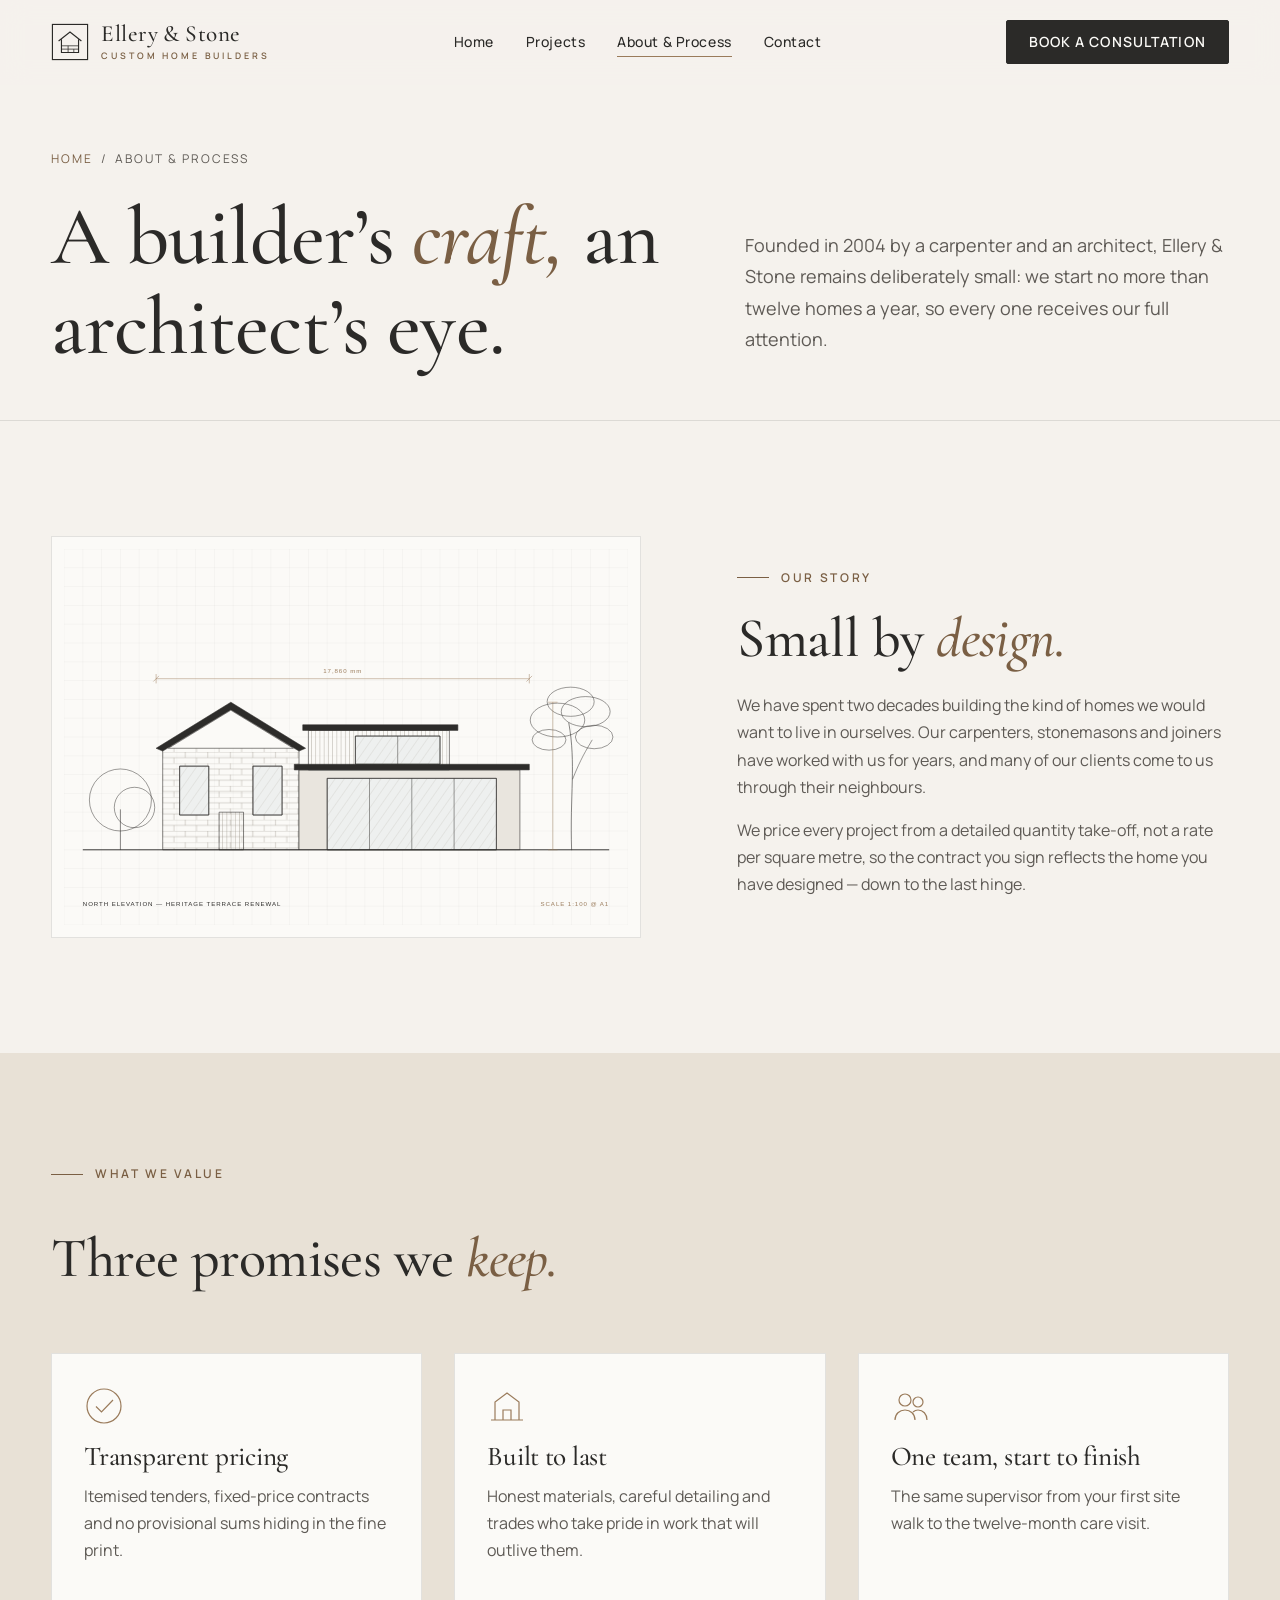
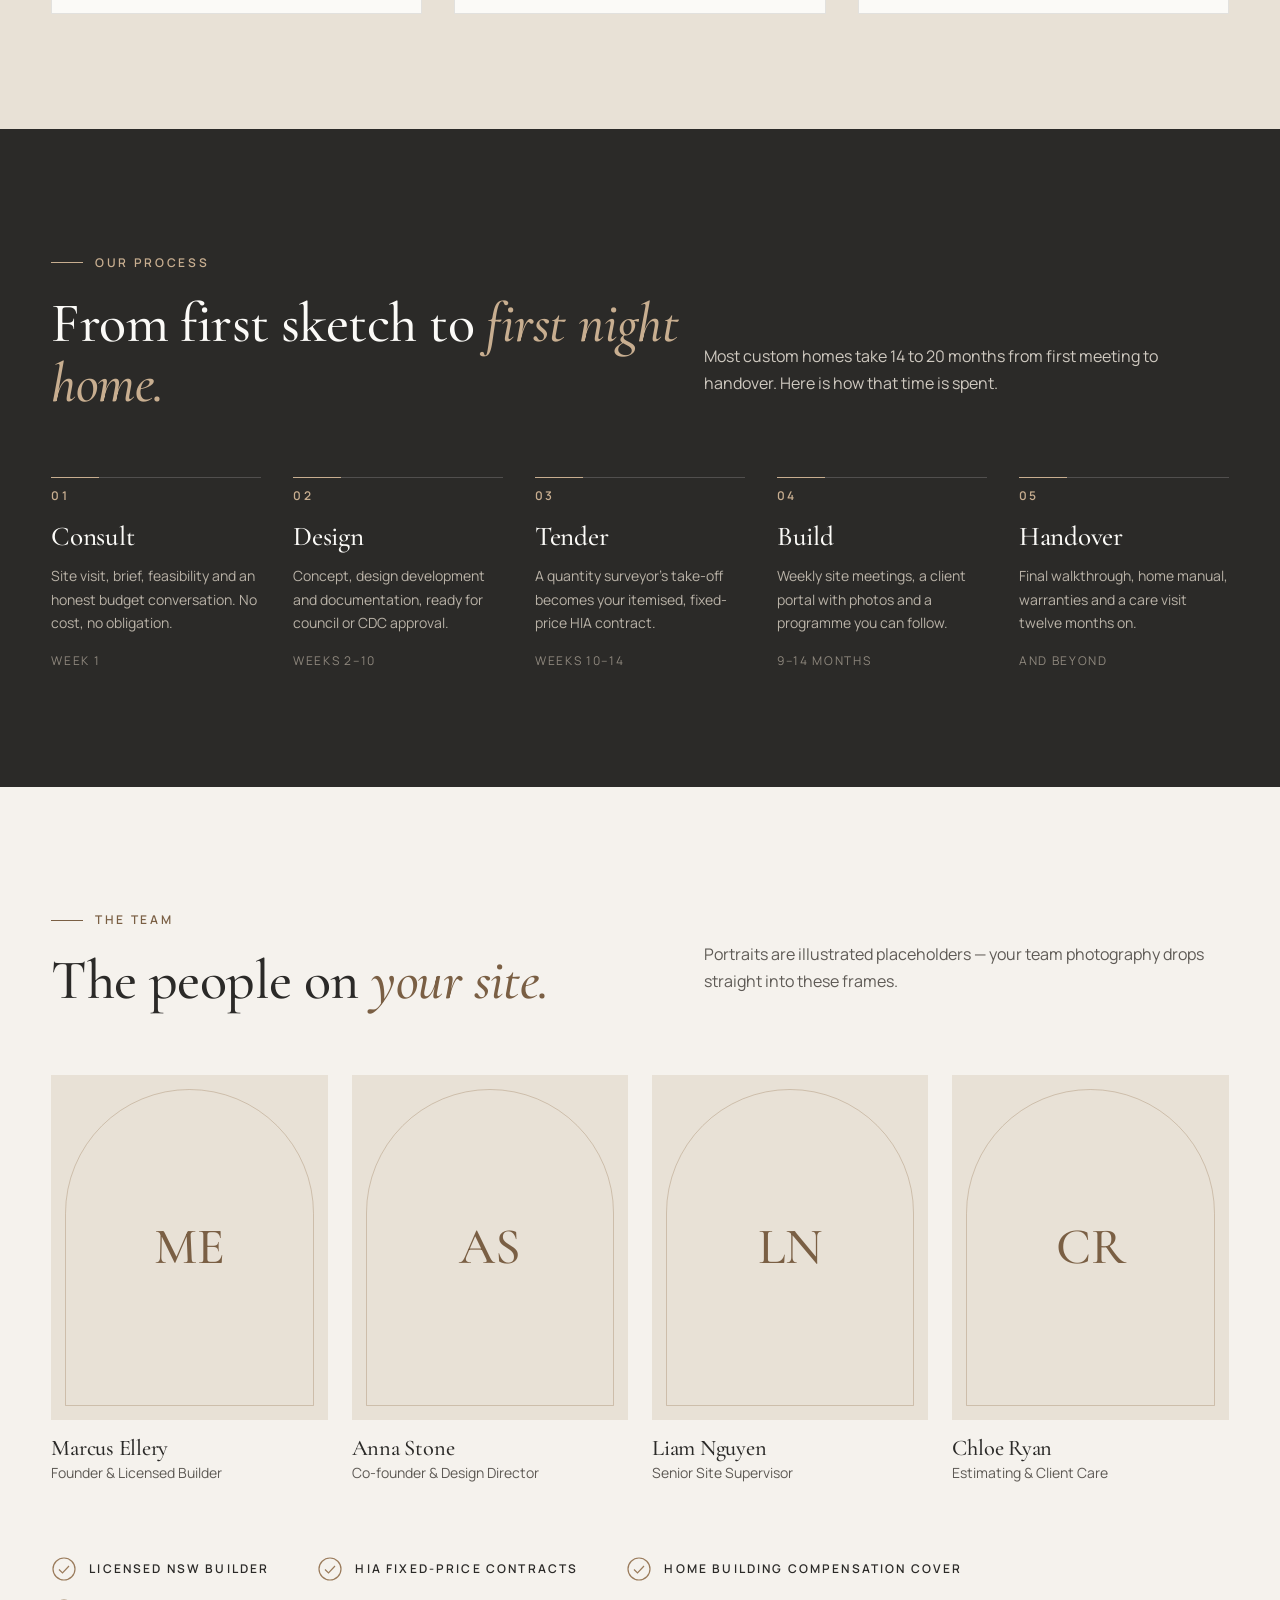
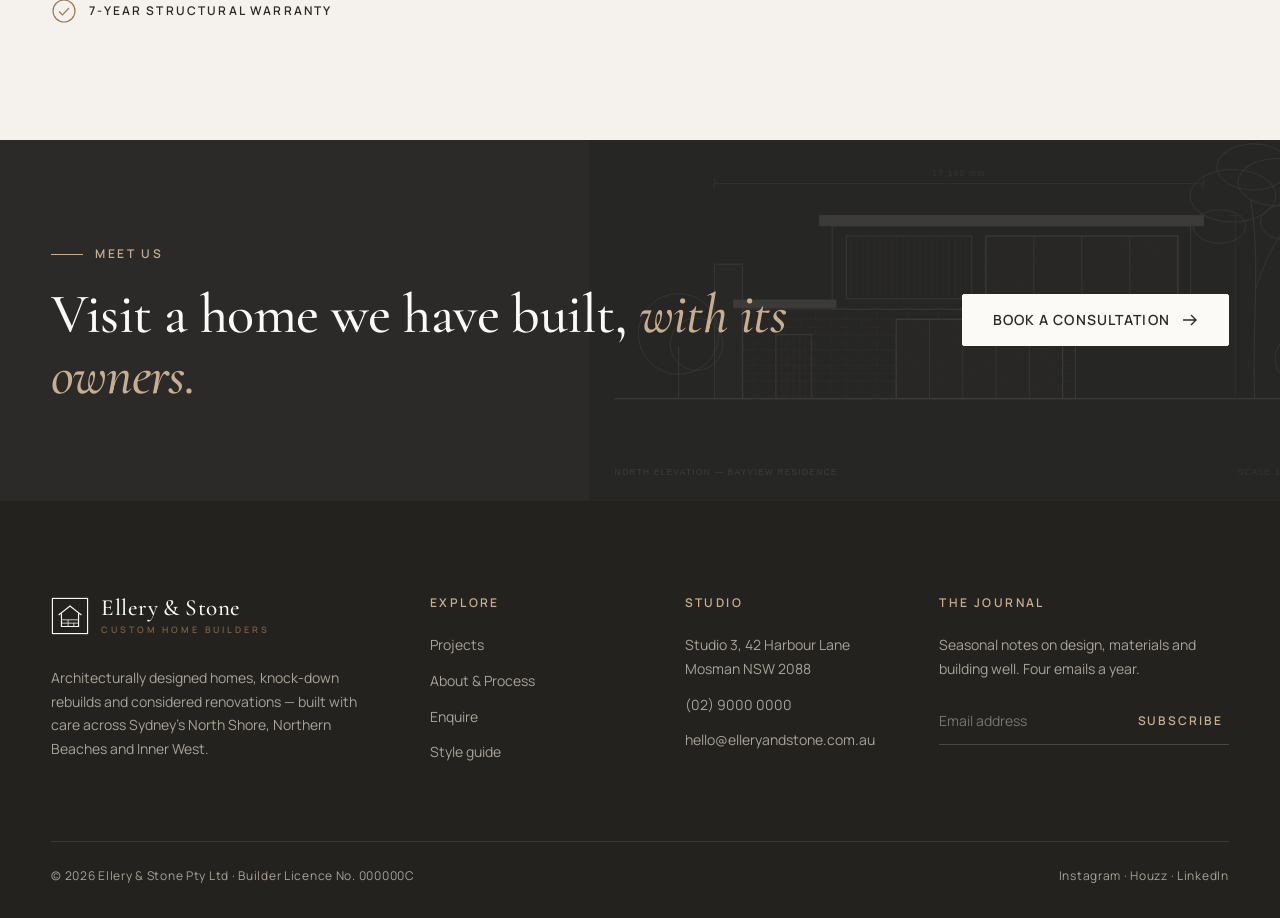
<file: about.html>
<!doctype html>
<html lang="en-AU">
<head>
<meta charset="utf-8">
<meta name="viewport" content="width=device-width, initial-scale=1">
<title>About & Process — Ellery & Stone Custom Home Builders</title>
<meta name="description" content="A family-run Sydney builder since 2004. Meet the team and see our five-stage process from consultation to handover.">
<link rel="preconnect" href="https://fonts.googleapis.com">
<link rel="preconnect" href="https://fonts.gstatic.com" crossorigin>
<link href="https://fonts.googleapis.com/css2?family=Cormorant+Garamond:ital,wght@0,400;0,500;0,600;1,400;1,500&family=Manrope:wght@400;500;600&display=swap" rel="stylesheet">
<link rel="stylesheet" href="assets/css/light-stone.css">
</head>
<body class="page-about">
<header class="header">
  <div class="container header__inner">
    <a class="logo" href="index.html" aria-label="Ellery &amp; Stone home"><svg class="logo__mark" viewBox="0 0 40 40" fill="none" stroke="currentColor" stroke-width="1.2" aria-hidden="true"><rect x="1.5" y="1.5" width="37" height="37"/><path d="M8 19 20 9.5 32 19"/><path d="M11 17v14h18V17"/><path d="M11 24h18M11 27.5h18M18 31v-7M24 27.5v3.5" stroke-width=".8"/></svg><span class="logo__word">Ellery &amp; Stone<small>Custom Home Builders</small></span></a>
    <nav class="nav" aria-label="Primary"><a href="index.html">Home</a><a href="projects.html">Projects</a><a href="about.html" aria-current="page">About &amp; Process</a><a href="contact.html">Contact</a></nav>
    <a class="btn header__cta" href="contact.html"><span>Book a consultation</span></a>
    <button class="menu-btn" aria-label="Open menu" aria-expanded="false"><span></span><span></span></button>
  </div>
</header>
<nav class="mobile-nav" aria-label="Mobile"><a href="index.html">Home</a><a href="projects.html">Projects</a><a href="about.html" aria-current="page">About &amp; Process</a><a href="contact.html">Contact</a><a class="btn" href="contact.html"><span>Book a consultation</span><svg viewBox="0 0 16 16" fill="none" stroke="currentColor" stroke-width="1.4" aria-hidden="true"><path d="M1 8h13M9 3l5 5-5 5"/></svg></a></nav>
<main>
  <section class="page-hero">
    <div class="container">
      <p class="crumbs"><a href="index.html">Home</a> &nbsp;/&nbsp; About &amp; Process</p>
      <div class="page-hero__grid">
        <h1 class="reveal">A builder&rsquo;s <em>craft,</em> an architect&rsquo;s eye.</h1>
        <p class="lead reveal" style="--d:.1s">Founded in 2004 by a carpenter and an architect, Ellery &amp; Stone remains deliberately small: we start no more than twelve homes a year, so every one receives our full attention.</p>
      </div>
    </div>
  </section>

  <section class="section">
    <div class="container split">
      <div class="split__media reveal"><img src="assets/art/terrace-line.svg" alt="Elevation drawing of a heritage terrace renewal"></div>
      <div>
        <p class="eyebrow reveal">Our story</p>
        <h2 class="reveal">Small by <em>design.</em></h2>
        <p class="reveal" style="margin-top:24px">We have spent two decades building the kind of homes we would want to live in ourselves. Our carpenters, stonemasons and joiners have worked with us for years, and many of our clients come to us through their neighbours.</p>
        <p class="reveal">We price every project from a detailed quantity take-off, not a rate per square metre, so the contract you sign reflects the home you have designed &mdash; down to the last hinge.</p>
      </div>
    </div>
  </section>

  <section class="section section--sand">
    <div class="container">
      <div class="section-head"><p class="eyebrow reveal">What we value</p><h2 class="reveal">Three promises we <em>keep.</em></h2></div>
      <div class="values">
        <div class="value reveal"><svg viewBox="0 0 40 40" fill="none" stroke="currentColor" stroke-width="1.2"><circle cx="20" cy="20" r="17"/><path d="M12 20.5l5.5 5.5L29 14"/></svg><h3>Transparent pricing</h3><p>Itemised tenders, fixed-price contracts and no provisional sums hiding in the fine print.</p></div>
        <div class="value reveal" style="--d:.08s"><svg viewBox="0 0 40 40" fill="none" stroke="currentColor" stroke-width="1.2"><path d="M4 34h32M8 34V16l12-9 12 9v18"/><path d="M16 34V24h8v10"/></svg><h3>Built to last</h3><p>Honest materials, careful detailing and trades who take pride in work that will outlive them.</p></div>
        <div class="value reveal" style="--d:.16s"><svg viewBox="0 0 40 40" fill="none" stroke="currentColor" stroke-width="1.2"><circle cx="14" cy="14" r="6"/><circle cx="27" cy="16" r="5"/><path d="M4 34c0-6 4.5-10 10-10s10 4 10 10M22 26c1.5-1.3 3.2-2 5-2 5 0 9 4 9 10"/></svg><h3>One team, start to finish</h3><p>The same supervisor from your first site walk to the twelve-month care visit.</p></div>
      </div>
    </div>
  </section>

  <section class="section section--dark" id="process">
    <div class="container">
      <div class="section-head section-head--split">
        <div><p class="eyebrow reveal" style="color:#C8AE90">Our process</p><h2 class="reveal">From first sketch to <em style="color:#C8AE90">first night home.</em></h2></div>
        <p class="reveal">Most custom homes take 14 to 20 months from first meeting to handover. Here is how that time is spent.</p>
      </div>
      <ol class="process">
        <li class="step reveal"><h3>Consult</h3><p>Site visit, brief, feasibility and an honest budget conversation. No cost, no obligation.</p><small>Week 1</small></li>
        <li class="step reveal" style="--d:.08s"><h3>Design</h3><p>Concept, design development and documentation, ready for council or CDC approval.</p><small>Weeks 2&ndash;10</small></li>
        <li class="step reveal" style="--d:.16s"><h3>Tender</h3><p>A quantity surveyor&rsquo;s take-off becomes your itemised, fixed-price HIA contract.</p><small>Weeks 10&ndash;14</small></li>
        <li class="step reveal" style="--d:.24s"><h3>Build</h3><p>Weekly site meetings, a client portal with photos and a programme you can follow.</p><small>9&ndash;14 months</small></li>
        <li class="step reveal" style="--d:.32s"><h3>Handover</h3><p>Final walkthrough, home manual, warranties and a care visit twelve months on.</p><small>And beyond</small></li>
      </ol>
    </div>
  </section>

  <section class="section">
    <div class="container">
      <div class="section-head section-head--split"><div><p class="eyebrow reveal">The team</p><h2 class="reveal">The people on <em>your site.</em></h2></div><p class="reveal">Portraits are illustrated placeholders &mdash; your team photography drops straight into these frames.</p></div>
      <div class="team">
        <div class="member reveal"><div class="member__portrait"><span>ME</span></div><h4>Marcus Ellery</h4><p>Founder &amp; Licensed Builder</p></div>
        <div class="member reveal" style="--d:.08s"><div class="member__portrait"><span>AS</span></div><h4>Anna Stone</h4><p>Co-founder &amp; Design Director</p></div>
        <div class="member reveal" style="--d:.16s"><div class="member__portrait"><span>LN</span></div><h4>Liam Nguyen</h4><p>Senior Site Supervisor</p></div>
        <div class="member reveal" style="--d:.24s"><div class="member__portrait"><span>CR</span></div><h4>Chloe Ryan</h4><p>Estimating &amp; Client Care</p></div>
      </div>
      <div class="badges" style="margin-top:72px">
        <span><svg viewBox="0 0 26 26" fill="none" stroke="currentColor" stroke-width="1.2"><circle cx="13" cy="13" r="11"/><path d="M8 13.5l3.5 3.5L18 10"/></svg>Licensed NSW builder</span>
        <span><svg viewBox="0 0 26 26" fill="none" stroke="currentColor" stroke-width="1.2"><circle cx="13" cy="13" r="11"/><path d="M8 13.5l3.5 3.5L18 10"/></svg>HIA fixed-price contracts</span>
        <span><svg viewBox="0 0 26 26" fill="none" stroke="currentColor" stroke-width="1.2"><circle cx="13" cy="13" r="11"/><path d="M8 13.5l3.5 3.5L18 10"/></svg>Home Building Compensation cover</span>
        <span><svg viewBox="0 0 26 26" fill="none" stroke="currentColor" stroke-width="1.2"><circle cx="13" cy="13" r="11"/><path d="M8 13.5l3.5 3.5L18 10"/></svg>7-year structural warranty</span>
      </div>
    </div>
  </section>

  <section class="cta">
    <img class="cta__art" src="assets/art/bayview-line.svg" alt="">
    <div class="container cta__grid">
      <div><p class="eyebrow" style="color:#C8AE90">Meet us</p><h2 class="reveal">Visit a home we have built, <em style="color:#C8AE90">with its owners.</em></h2></div>
      <a class="btn btn--light reveal" href="contact.html"><span>Book a consultation</span><svg viewBox="0 0 16 16" fill="none" stroke="currentColor" stroke-width="1.4" aria-hidden="true"><path d="M1 8h13M9 3l5 5-5 5"/></svg></a>
    </div>
  </section>
</main>
<footer class="footer">
  <div class="container">
    <div class="footer__grid">
      <div>
        <a class="logo" href="index.html"><svg class="logo__mark" viewBox="0 0 40 40" fill="none" stroke="currentColor" stroke-width="1.2" aria-hidden="true"><rect x="1.5" y="1.5" width="37" height="37"/><path d="M8 19 20 9.5 32 19"/><path d="M11 17v14h18V17"/><path d="M11 24h18M11 27.5h18M18 31v-7M24 27.5v3.5" stroke-width=".8"/></svg><span class="logo__word">Ellery &amp; Stone<small>Custom Home Builders</small></span></a>
        <p style="margin-top:24px;max-width:22em">Architecturally designed homes, knock-down rebuilds and considered renovations — built with care across Sydney&rsquo;s North Shore, Northern Beaches and Inner West.</p>
      </div>
      <div><h4>Explore</h4><ul><li><a href="projects.html">Projects</a></li><li><a href="about.html">About &amp; Process</a></li><li><a href="contact.html">Enquire</a></li><li><a href="styleguide.html">Style guide</a></li></ul></div>
      <div><h4>Studio</h4><ul><li>Studio 3, 42 Harbour Lane<br>Mosman NSW 2088</li><li><a href="tel:+61290000000">(02) 9000 0000</a></li><li><a href="mailto:hello@elleryandstone.com.au">hello@elleryandstone.com.au</a></li></ul></div>
      <div><h4>The Journal</h4><p>Seasonal notes on design, materials and building well. Four emails a year.</p>
        <form class="footer__news" onsubmit="event.preventDefault();this.querySelector('button').textContent='Thank you'"><input type="email" placeholder="Email address" aria-label="Email address" required><button>Subscribe</button></form></div>
    </div>
    <div class="footer__base"><span>&copy; <span data-year>2026</span> Ellery &amp; Stone Pty Ltd &middot; Builder Licence No. 000000C</span><span>Instagram &middot; Houzz &middot; LinkedIn</span></div>
  </div>
</footer>
<script src="assets/js/site.js"></script>
</body>
</html>
</file>
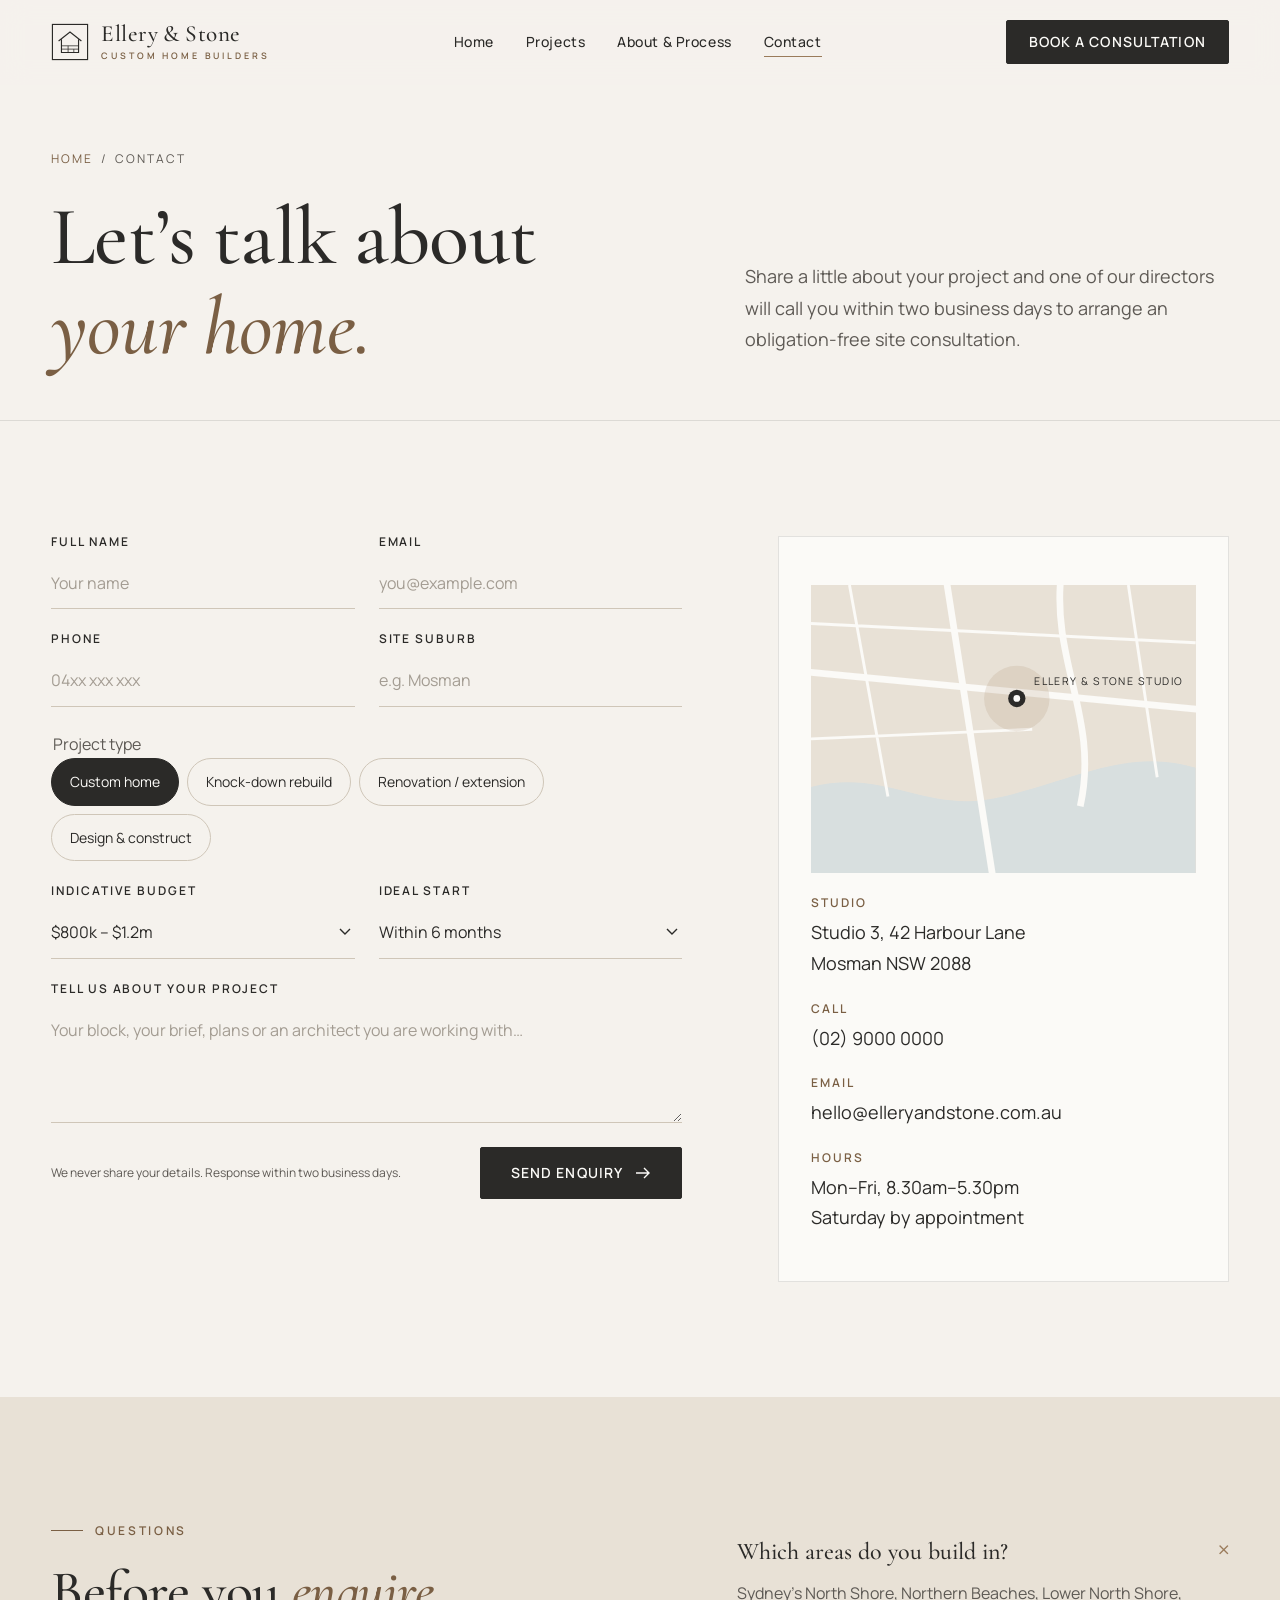
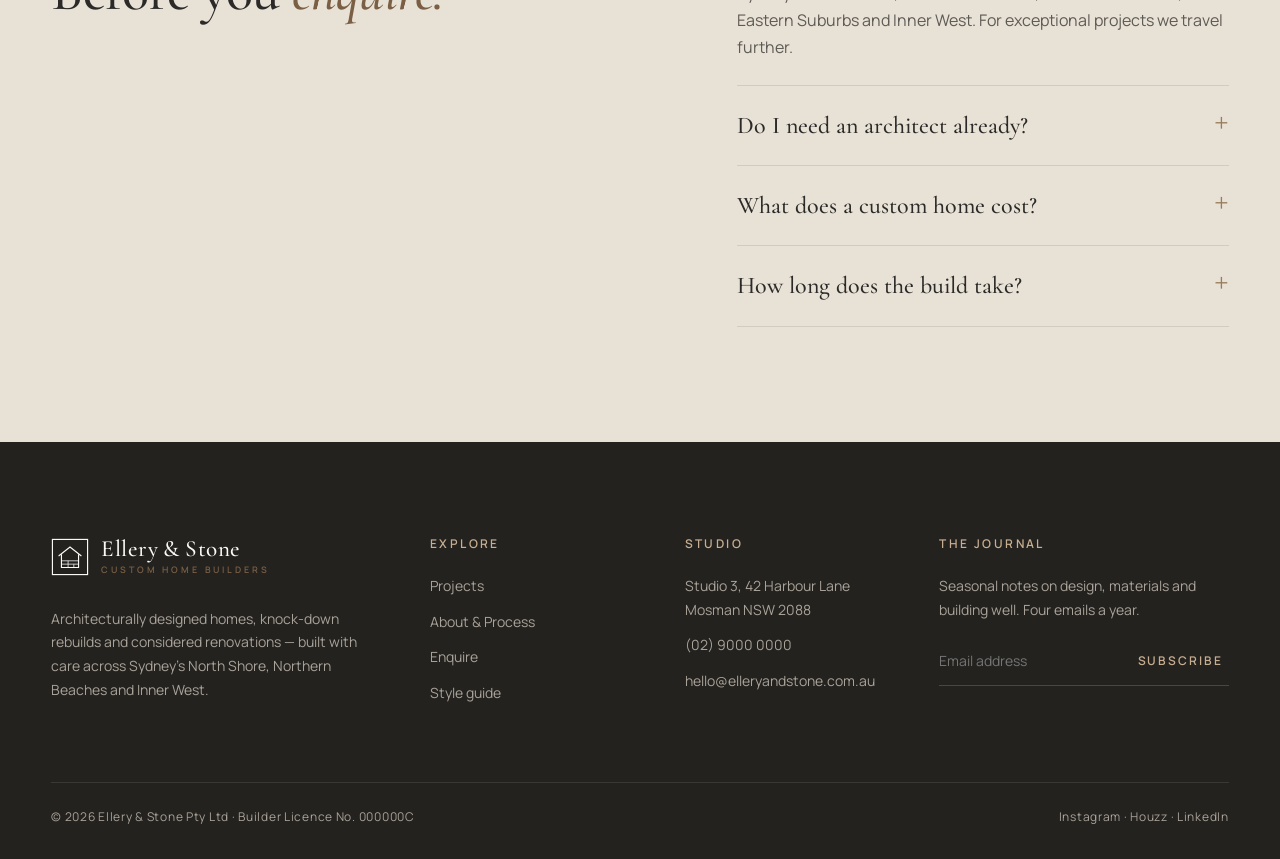
<file: contact.html>
<!doctype html>
<html lang="en-AU">
<head>
<meta charset="utf-8">
<meta name="viewport" content="width=device-width, initial-scale=1">
<title>Contact — Ellery & Stone Custom Home Builders</title>
<meta name="description" content="Book a no-obligation consultation for your custom home, knock-down rebuild or renovation in Sydney.">
<link rel="preconnect" href="https://fonts.googleapis.com">
<link rel="preconnect" href="https://fonts.gstatic.com" crossorigin>
<link href="https://fonts.googleapis.com/css2?family=Cormorant+Garamond:ital,wght@0,400;0,500;0,600;1,400;1,500&family=Manrope:wght@400;500;600&display=swap" rel="stylesheet">
<link rel="stylesheet" href="assets/css/light-stone.css">
</head>
<body class="page-contact">
<header class="header">
  <div class="container header__inner">
    <a class="logo" href="index.html" aria-label="Ellery &amp; Stone home"><svg class="logo__mark" viewBox="0 0 40 40" fill="none" stroke="currentColor" stroke-width="1.2" aria-hidden="true"><rect x="1.5" y="1.5" width="37" height="37"/><path d="M8 19 20 9.5 32 19"/><path d="M11 17v14h18V17"/><path d="M11 24h18M11 27.5h18M18 31v-7M24 27.5v3.5" stroke-width=".8"/></svg><span class="logo__word">Ellery &amp; Stone<small>Custom Home Builders</small></span></a>
    <nav class="nav" aria-label="Primary"><a href="index.html">Home</a><a href="projects.html">Projects</a><a href="about.html">About &amp; Process</a><a href="contact.html" aria-current="page">Contact</a></nav>
    <a class="btn header__cta" href="contact.html"><span>Book a consultation</span></a>
    <button class="menu-btn" aria-label="Open menu" aria-expanded="false"><span></span><span></span></button>
  </div>
</header>
<nav class="mobile-nav" aria-label="Mobile"><a href="index.html">Home</a><a href="projects.html">Projects</a><a href="about.html">About &amp; Process</a><a href="contact.html" aria-current="page">Contact</a><a class="btn" href="contact.html"><span>Book a consultation</span><svg viewBox="0 0 16 16" fill="none" stroke="currentColor" stroke-width="1.4" aria-hidden="true"><path d="M1 8h13M9 3l5 5-5 5"/></svg></a></nav>
<main>
  <section class="page-hero">
    <div class="container">
      <p class="crumbs"><a href="index.html">Home</a> &nbsp;/&nbsp; Contact</p>
      <div class="page-hero__grid">
        <h1 class="reveal">Let&rsquo;s talk about <em>your home.</em></h1>
        <p class="lead reveal" style="--d:.1s">Share a little about your project and one of our directors will call you within two business days to arrange an obligation-free site consultation.</p>
      </div>
    </div>
  </section>

  <section class="section">
    <div class="container contact-grid">
      <form class="form reveal" data-validate novalidate>
        <div class="form__row">
          <div class="field"><label for="name">Full name</label><input class="input" id="name" name="name" placeholder="Your name" required><span class="field__error">Please tell us your name.</span></div>
          <div class="field"><label for="email">Email</label><input class="input" id="email" name="email" type="email" placeholder="you@example.com" required><span class="field__error">Please enter a valid email.</span></div>
        </div>
        <div class="form__row">
          <div class="field"><label for="phone">Phone</label><input class="input" id="phone" name="phone" type="tel" placeholder="04xx xxx xxx"></div>
          <div class="field"><label for="suburb">Site suburb</label><input class="input" id="suburb" name="suburb" placeholder="e.g. Mosman"></div>
        </div>
        <fieldset>
          <legend>Project type</legend>
          <div class="choice-row">
            <label class="choice"><input type="radio" name="type" value="custom" checked><span>Custom home</span></label>
            <label class="choice"><input type="radio" name="type" value="kdr"><span>Knock-down rebuild</span></label>
            <label class="choice"><input type="radio" name="type" value="reno"><span>Renovation / extension</span></label>
            <label class="choice"><input type="radio" name="type" value="dc"><span>Design &amp; construct</span></label>
          </div>
        </fieldset>
        <div class="form__row">
          <div class="field"><label for="budget">Indicative budget</label>
            <select class="input" id="budget" name="budget"><option>$800k &ndash; $1.2m</option><option>$1.2m &ndash; $2m</option><option>$2m &ndash; $3.5m</option><option>$3.5m +</option><option>Not sure yet</option></select></div>
          <div class="field"><label for="timing">Ideal start</label>
            <select class="input" id="timing" name="timing"><option>Within 6 months</option><option>6&ndash;12 months</option><option>12 months +</option><option>Still planning</option></select></div>
        </div>
        <div class="field"><label for="msg">Tell us about your project</label><textarea class="input" id="msg" name="msg" placeholder="Your block, your brief, plans or an architect you are working with&hellip;" required></textarea><span class="field__error">A few words help us prepare.</span></div>
        <div style="display:flex;flex-wrap:wrap;gap:24px;align-items:center;justify-content:space-between">
          <p class="form__note" style="margin:0">We never share your details. Response within two business days.</p>
          <button class="btn" type="submit"><span>Send enquiry</span><svg viewBox="0 0 16 16" fill="none" stroke="currentColor" stroke-width="1.4" aria-hidden="true"><path d="M1 8h13M9 3l5 5-5 5"/></svg></button>
        </div>
        <p class="form__success" role="status">Thank you &mdash; your enquiry has been received. We will be in touch within two business days.</p>
      </form>

      <aside class="contact-card reveal" style="--d:.1s">
        <svg class="map" viewBox="0 0 400 300" aria-label="Studio location map" role="img">
          <rect width="400" height="300" fill="#E8E1D6"/>
          <path d="M0 210 C80 190 120 240 200 220 S330 170 400 190 V300 H0Z" fill="#D8DFDF"/>
          <g stroke="#FBFAF7" stroke-width="7" fill="none"><path d="M-10 90 L410 130"/><path d="M140 -10 L190 310"/><path d="M260 -10 C250 80 300 140 280 230"/></g>
          <g stroke="#FBFAF7" stroke-width="3" fill="none"><path d="M0 40 L400 60M40 0 L80 220M330 0 L360 200M0 160 L230 150"/></g>
          <circle cx="214" cy="118" r="34" fill="#9A7B5B" opacity=".15"/><circle cx="214" cy="118" r="9" fill="#2B2A28"/><circle cx="214" cy="118" r="3.5" fill="#FBFAF7"/>
          <text x="232" y="104" font-family="Manrope, sans-serif" font-size="11" letter-spacing="1.5" fill="#2B2A28">ELLERY &amp; STONE STUDIO</text>
        </svg>
        <dl style="margin:0">
          <dt>Studio</dt><dd>Studio 3, 42 Harbour Lane<br>Mosman NSW 2088</dd>
          <dt>Call</dt><dd><a href="tel:+61290000000">(02) 9000 0000</a></dd>
          <dt>Email</dt><dd><a href="mailto:hello@elleryandstone.com.au">hello@elleryandstone.com.au</a></dd>
          <dt>Hours</dt><dd style="margin:0">Mon&ndash;Fri, 8.30am&ndash;5.30pm<br>Saturday by appointment</dd>
        </dl>
      </aside>
    </div>
  </section>

  <section class="section section--sand">
    <div class="container split" style="align-items:start">
      <div><p class="eyebrow reveal">Questions</p><h2 class="reveal">Before you <em>enquire.</em></h2></div>
      <div class="faq reveal">
        <details open><summary>Which areas do you build in?</summary><p>Sydney&rsquo;s North Shore, Northern Beaches, Lower North Shore, Eastern Suburbs and Inner West. For exceptional projects we travel further.</p></details>
        <details><summary>Do I need an architect already?</summary><p>No. Our in-house design studio can take you from concept to approval, or we can work with an architect you have chosen.</p></details>
        <details><summary>What does a custom home cost?</summary><p>Most of our new homes fall between $4,500 and $7,500 per square metre depending on site, design and finishes. We give an honest range at your first meeting.</p></details>
        <details><summary>How long does the build take?</summary><p>Typically 9&ndash;14 months on site for a new home, and 6&ndash;9 months for major renovations, once approvals are in place.</p></details>
      </div>
    </div>
  </section>
</main>
<footer class="footer">
  <div class="container">
    <div class="footer__grid">
      <div>
        <a class="logo" href="index.html"><svg class="logo__mark" viewBox="0 0 40 40" fill="none" stroke="currentColor" stroke-width="1.2" aria-hidden="true"><rect x="1.5" y="1.5" width="37" height="37"/><path d="M8 19 20 9.5 32 19"/><path d="M11 17v14h18V17"/><path d="M11 24h18M11 27.5h18M18 31v-7M24 27.5v3.5" stroke-width=".8"/></svg><span class="logo__word">Ellery &amp; Stone<small>Custom Home Builders</small></span></a>
        <p style="margin-top:24px;max-width:22em">Architecturally designed homes, knock-down rebuilds and considered renovations — built with care across Sydney&rsquo;s North Shore, Northern Beaches and Inner West.</p>
      </div>
      <div><h4>Explore</h4><ul><li><a href="projects.html">Projects</a></li><li><a href="about.html">About &amp; Process</a></li><li><a href="contact.html">Enquire</a></li><li><a href="styleguide.html">Style guide</a></li></ul></div>
      <div><h4>Studio</h4><ul><li>Studio 3, 42 Harbour Lane<br>Mosman NSW 2088</li><li><a href="tel:+61290000000">(02) 9000 0000</a></li><li><a href="mailto:hello@elleryandstone.com.au">hello@elleryandstone.com.au</a></li></ul></div>
      <div><h4>The Journal</h4><p>Seasonal notes on design, materials and building well. Four emails a year.</p>
        <form class="footer__news" onsubmit="event.preventDefault();this.querySelector('button').textContent='Thank you'"><input type="email" placeholder="Email address" aria-label="Email address" required><button>Subscribe</button></form></div>
    </div>
    <div class="footer__base"><span>&copy; <span data-year>2026</span> Ellery &amp; Stone Pty Ltd &middot; Builder Licence No. 000000C</span><span>Instagram &middot; Houzz &middot; LinkedIn</span></div>
  </div>
</footer>
<script src="assets/js/site.js"></script>
</body>
</html>
</file>
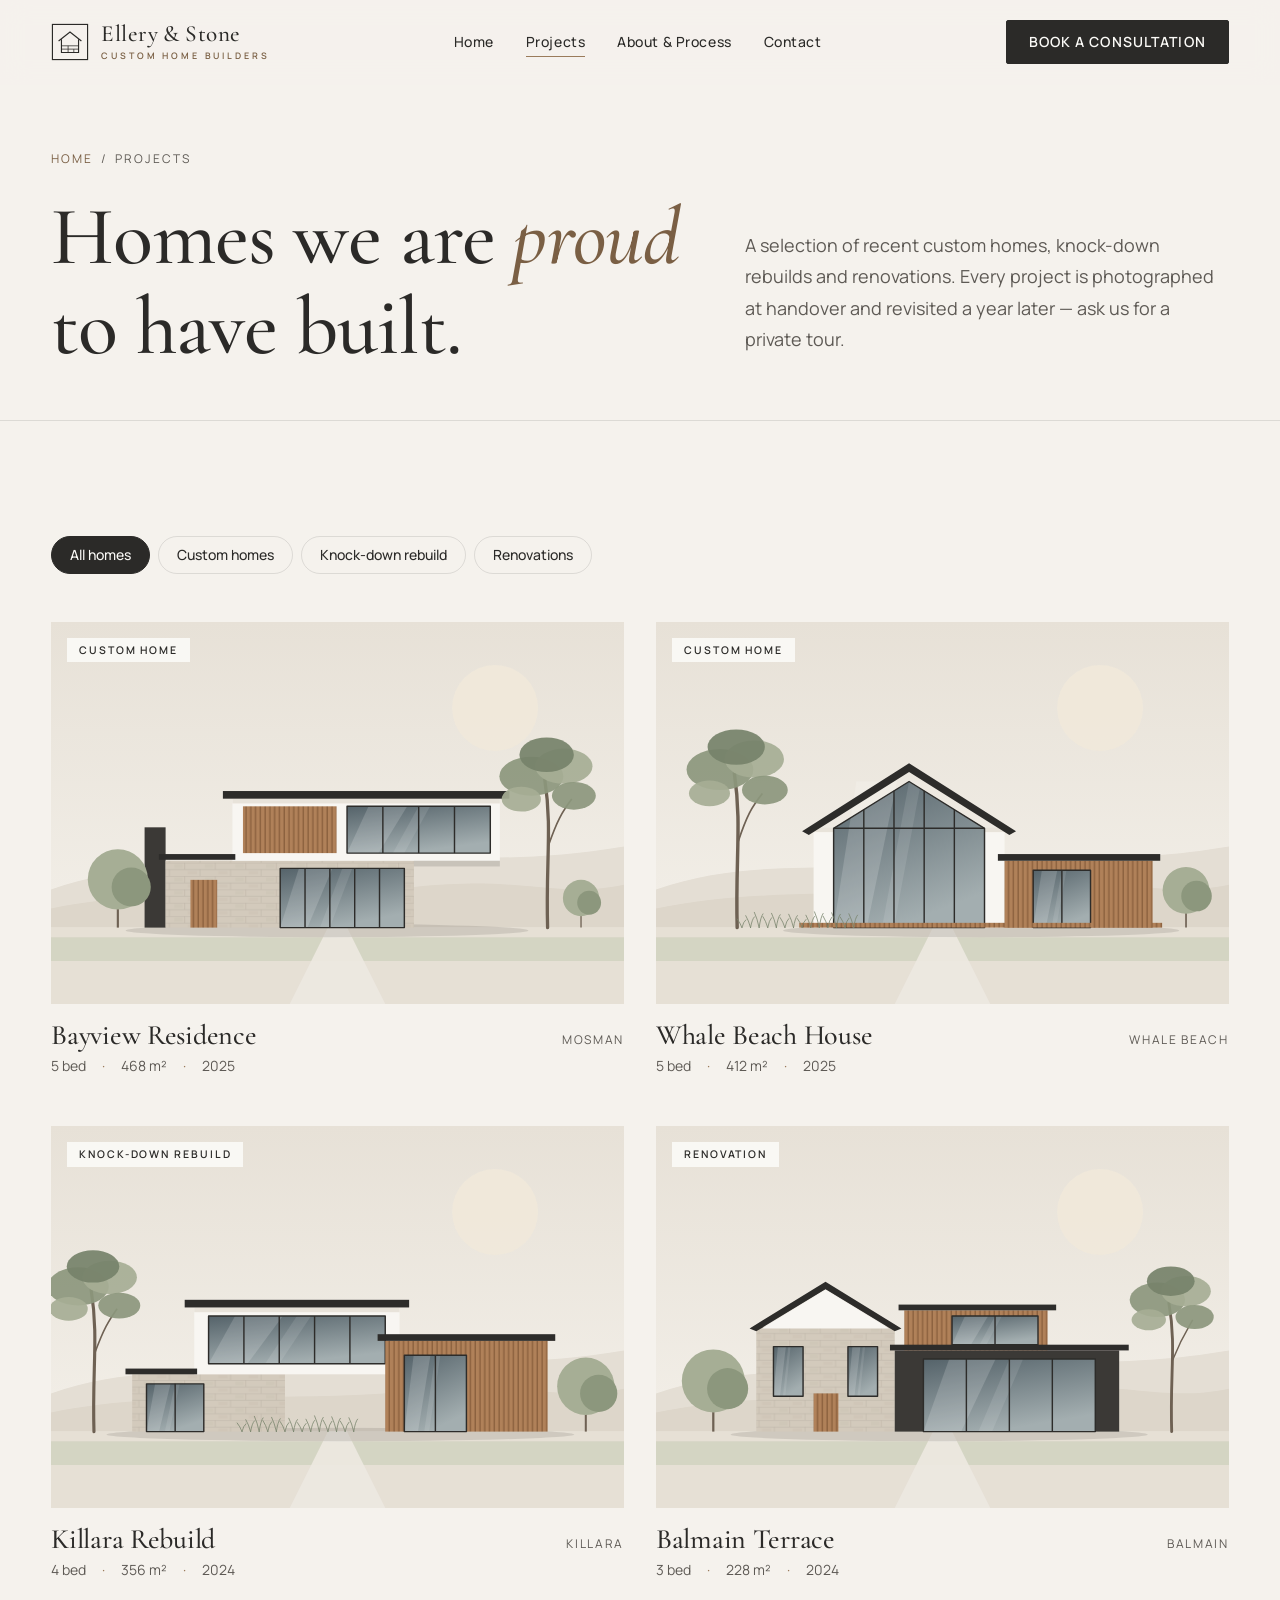
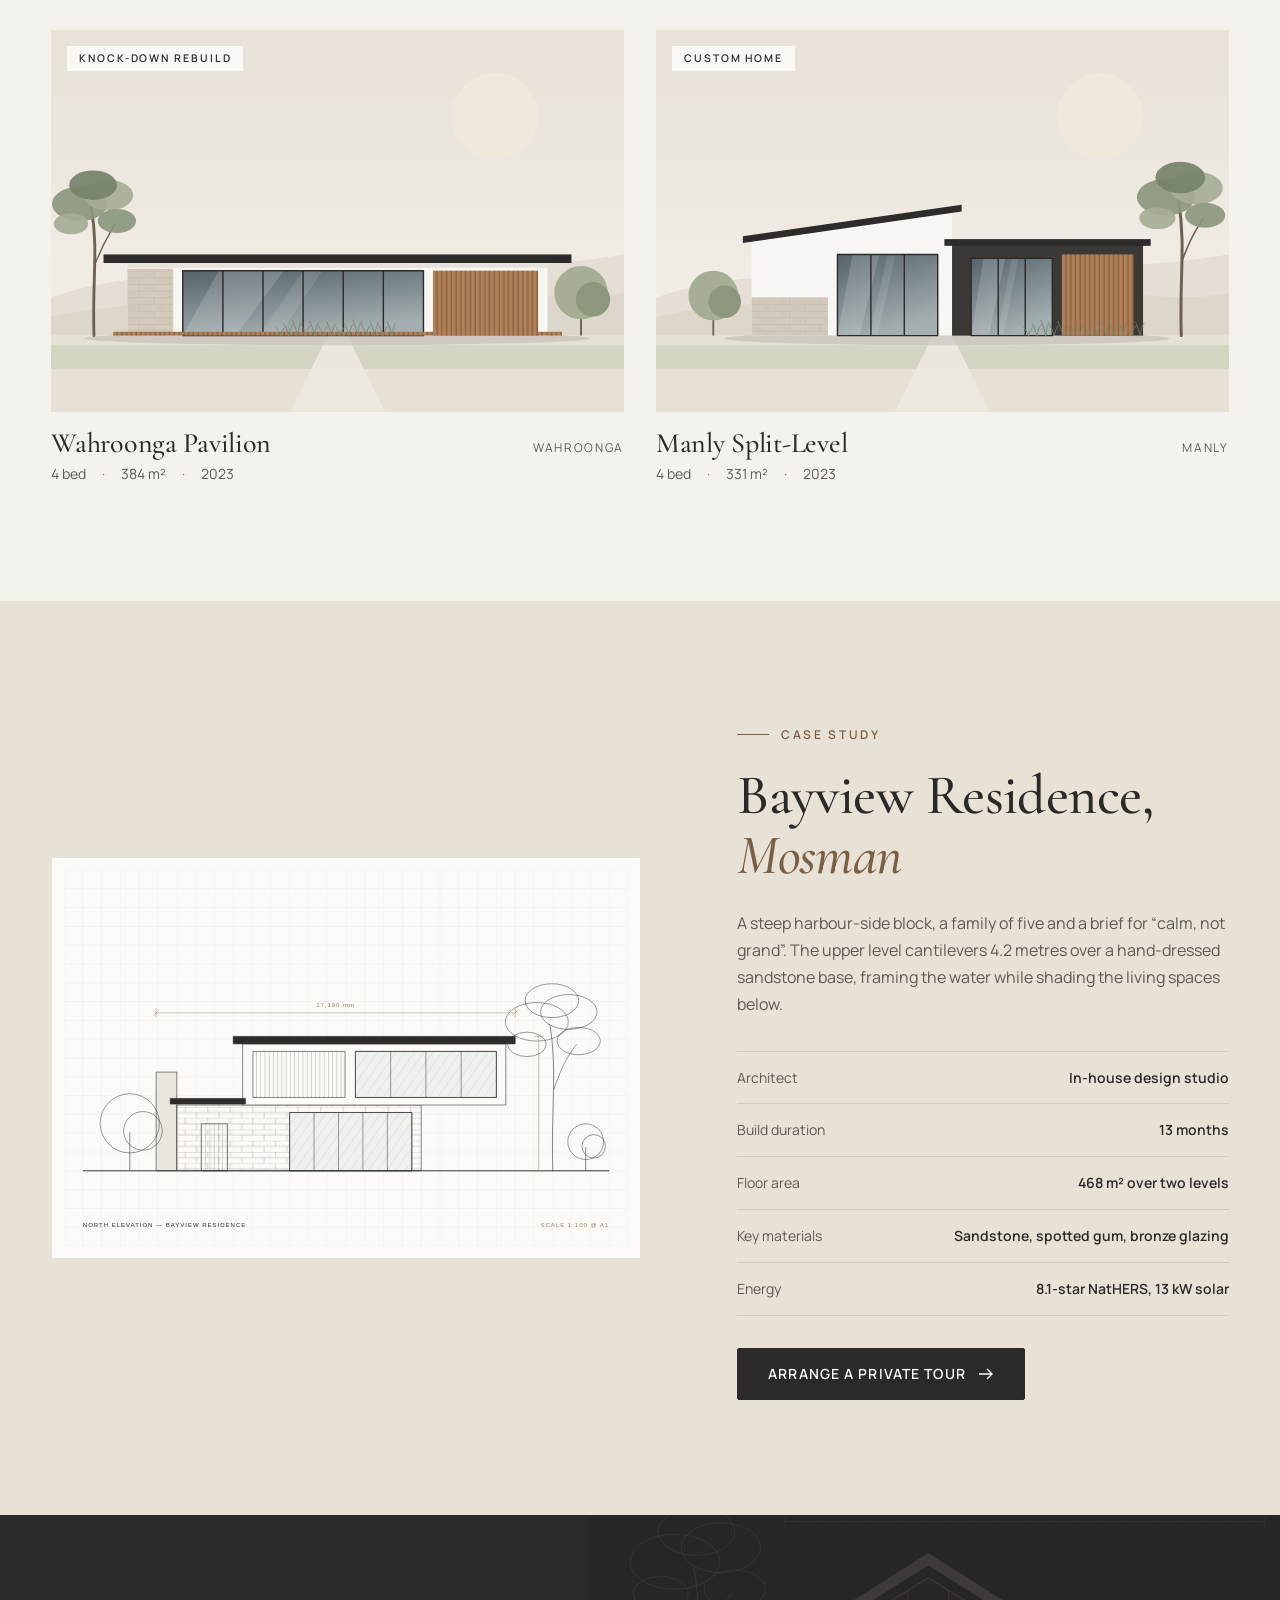
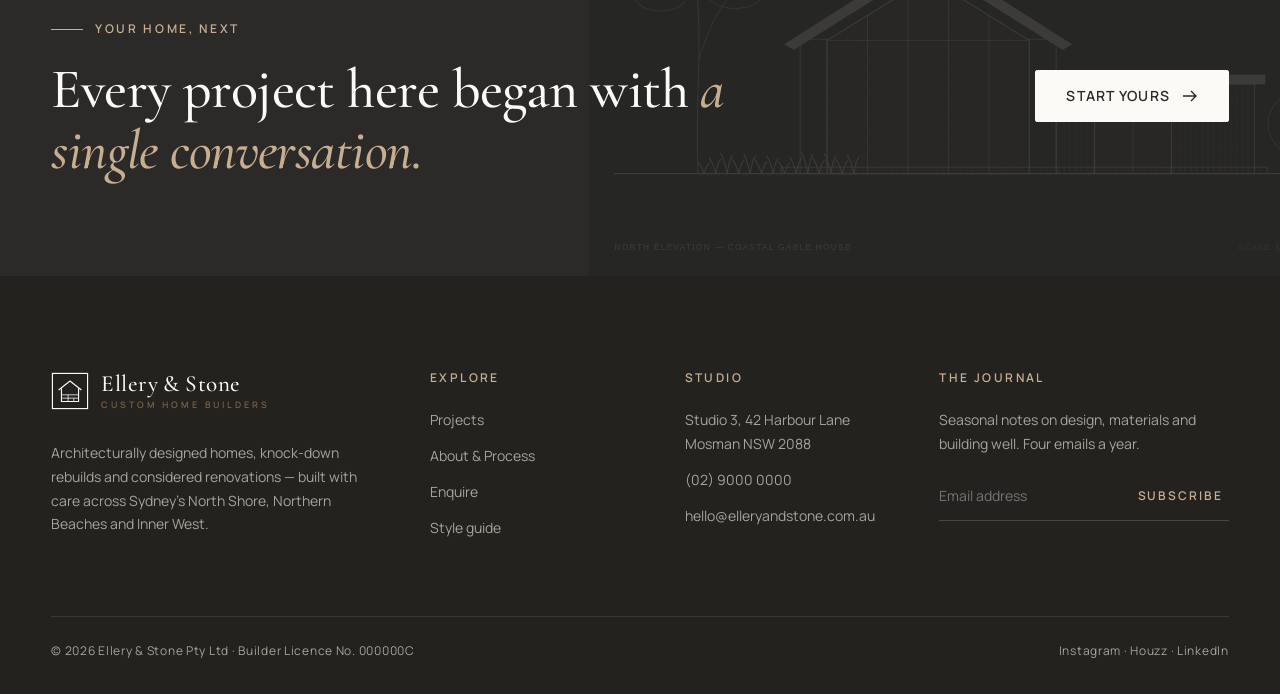
<file: projects.html>
<!doctype html>
<html lang="en-AU">
<head>
<meta charset="utf-8">
<meta name="viewport" content="width=device-width, initial-scale=1">
<title>Projects — Ellery & Stone Custom Home Builders</title>
<meta name="description" content="A selection of custom homes, knock-down rebuilds and renovations built by Ellery & Stone across Sydney.">
<link rel="preconnect" href="https://fonts.googleapis.com">
<link rel="preconnect" href="https://fonts.gstatic.com" crossorigin>
<link href="https://fonts.googleapis.com/css2?family=Cormorant+Garamond:ital,wght@0,400;0,500;0,600;1,400;1,500&family=Manrope:wght@400;500;600&display=swap" rel="stylesheet">
<link rel="stylesheet" href="assets/css/light-stone.css">
</head>
<body class="page-projects">
<header class="header">
  <div class="container header__inner">
    <a class="logo" href="index.html" aria-label="Ellery &amp; Stone home"><svg class="logo__mark" viewBox="0 0 40 40" fill="none" stroke="currentColor" stroke-width="1.2" aria-hidden="true"><rect x="1.5" y="1.5" width="37" height="37"/><path d="M8 19 20 9.5 32 19"/><path d="M11 17v14h18V17"/><path d="M11 24h18M11 27.5h18M18 31v-7M24 27.5v3.5" stroke-width=".8"/></svg><span class="logo__word">Ellery &amp; Stone<small>Custom Home Builders</small></span></a>
    <nav class="nav" aria-label="Primary"><a href="index.html">Home</a><a href="projects.html" aria-current="page">Projects</a><a href="about.html">About &amp; Process</a><a href="contact.html">Contact</a></nav>
    <a class="btn header__cta" href="contact.html"><span>Book a consultation</span></a>
    <button class="menu-btn" aria-label="Open menu" aria-expanded="false"><span></span><span></span></button>
  </div>
</header>
<nav class="mobile-nav" aria-label="Mobile"><a href="index.html">Home</a><a href="projects.html" aria-current="page">Projects</a><a href="about.html">About &amp; Process</a><a href="contact.html">Contact</a><a class="btn" href="contact.html"><span>Book a consultation</span><svg viewBox="0 0 16 16" fill="none" stroke="currentColor" stroke-width="1.4" aria-hidden="true"><path d="M1 8h13M9 3l5 5-5 5"/></svg></a></nav>
<main>
  <section class="page-hero">
    <div class="container">
      <p class="crumbs"><a href="index.html">Home</a> &nbsp;/&nbsp; Projects</p>
      <div class="page-hero__grid">
        <h1 class="reveal">Homes we are <em>proud</em> to have built.</h1>
        <p class="lead reveal" style="--d:.1s">A selection of recent custom homes, knock-down rebuilds and renovations. Every project is photographed at handover and revisited a year later &mdash; ask us for a private tour.</p>
      </div>
    </div>
  </section>

  <section class="section">
    <div class="container">
      <div class="filters" role="group" aria-label="Filter projects">
        <button class="chip is-active" data-filter="all" aria-pressed="true">All homes</button>
        <button class="chip" data-filter="custom" aria-pressed="false">Custom homes</button>
        <button class="chip" data-filter="kdr" aria-pressed="false">Knock-down rebuild</button>
        <button class="chip" data-filter="reno" aria-pressed="false">Renovations</button>
      </div>
      <div class="projects">
        <a class="project reveal" data-cat="custom" href="#case">
          <div class="project__media"><img src="assets/art/bayview-day.svg" alt="Bayview Residence"><span class="project__tag">Custom Home</span><span class="project__view"><svg viewBox="0 0 16 16" fill="none" stroke="currentColor" stroke-width="1.4" aria-hidden="true"><path d="M1 8h13M9 3l5 5-5 5"/></svg></span></div>
          <div class="project__body"><h3>Bayview Residence</h3><span class="project__loc">Mosman</span></div>
          <div class="project__specs"><span>5 bed</span><span>468 m&sup2;</span><span>2025</span></div>
        </a>
        <a class="project reveal" style="--d:.1s" data-cat="custom" href="#case">
          <div class="project__media"><img src="assets/art/coastal-day.svg" alt="Whale Beach House"><span class="project__tag">Custom Home</span><span class="project__view"><svg viewBox="0 0 16 16" fill="none" stroke="currentColor" stroke-width="1.4" aria-hidden="true"><path d="M1 8h13M9 3l5 5-5 5"/></svg></span></div>
          <div class="project__body"><h3>Whale Beach House</h3><span class="project__loc">Whale Beach</span></div>
          <div class="project__specs"><span>5 bed</span><span>412 m&sup2;</span><span>2025</span></div>
        </a>
        <a class="project reveal" data-cat="kdr" href="#case">
          <div class="project__media"><img src="assets/art/kdr-day.svg" alt="Killara Rebuild"><span class="project__tag">Knock-Down Rebuild</span><span class="project__view"><svg viewBox="0 0 16 16" fill="none" stroke="currentColor" stroke-width="1.4" aria-hidden="true"><path d="M1 8h13M9 3l5 5-5 5"/></svg></span></div>
          <div class="project__body"><h3>Killara Rebuild</h3><span class="project__loc">Killara</span></div>
          <div class="project__specs"><span>4 bed</span><span>356 m&sup2;</span><span>2024</span></div>
        </a>
        <a class="project reveal" style="--d:.1s" data-cat="reno" href="#case">
          <div class="project__media"><img src="assets/art/terrace-day.svg" alt="Balmain Terrace"><span class="project__tag">Renovation</span><span class="project__view"><svg viewBox="0 0 16 16" fill="none" stroke="currentColor" stroke-width="1.4" aria-hidden="true"><path d="M1 8h13M9 3l5 5-5 5"/></svg></span></div>
          <div class="project__body"><h3>Balmain Terrace</h3><span class="project__loc">Balmain</span></div>
          <div class="project__specs"><span>3 bed</span><span>228 m&sup2;</span><span>2024</span></div>
        </a>
        <a class="project reveal" data-cat="custom kdr" href="#case">
          <div class="project__media"><img src="assets/art/pavilion-day.svg" alt="Wahroonga Pavilion"><span class="project__tag">Knock-Down Rebuild</span><span class="project__view"><svg viewBox="0 0 16 16" fill="none" stroke="currentColor" stroke-width="1.4" aria-hidden="true"><path d="M1 8h13M9 3l5 5-5 5"/></svg></span></div>
          <div class="project__body"><h3>Wahroonga Pavilion</h3><span class="project__loc">Wahroonga</span></div>
          <div class="project__specs"><span>4 bed</span><span>384 m&sup2;</span><span>2023</span></div>
        </a>
        <a class="project reveal" style="--d:.1s" data-cat="custom" href="#case">
          <div class="project__media"><img src="assets/art/skillion-day.svg" alt="Manly Split-Level"><span class="project__tag">Custom Home</span><span class="project__view"><svg viewBox="0 0 16 16" fill="none" stroke="currentColor" stroke-width="1.4" aria-hidden="true"><path d="M1 8h13M9 3l5 5-5 5"/></svg></span></div>
          <div class="project__body"><h3>Manly Split-Level</h3><span class="project__loc">Manly</span></div>
          <div class="project__specs"><span>4 bed</span><span>331 m&sup2;</span><span>2023</span></div>
        </a>
      </div>
    </div>
  </section>

  <section class="section section--sand" id="case">
    <div class="container split">
      <div class="split__media reveal"><img src="assets/art/bayview-line.svg" alt="North elevation drawing of the Bayview Residence"></div>
      <div>
        <p class="eyebrow reveal">Case study</p>
        <h2 class="reveal">Bayview Residence, <em>Mosman</em></h2>
        <p class="reveal" style="margin-top:24px">A steep harbour-side block, a family of five and a brief for &ldquo;calm, not grand&rdquo;. The upper level cantilevers 4.2&nbsp;metres over a hand-dressed sandstone base, framing the water while shading the living spaces below.</p>
        <ul class="spec-list reveal">
          <li><span>Architect</span><b>In-house design studio</b></li>
          <li><span>Build duration</span><b>13 months</b></li>
          <li><span>Floor area</span><b>468 m&sup2; over two levels</b></li>
          <li><span>Key materials</span><b>Sandstone, spotted gum, bronze glazing</b></li>
          <li><span>Energy</span><b>8.1-star NatHERS, 13 kW solar</b></li>
        </ul>
        <a class="btn reveal" href="contact.html"><span>Arrange a private tour</span><svg viewBox="0 0 16 16" fill="none" stroke="currentColor" stroke-width="1.4" aria-hidden="true"><path d="M1 8h13M9 3l5 5-5 5"/></svg></a>
      </div>
    </div>
  </section>

  <section class="cta">
    <img class="cta__art" src="assets/art/coastal-line.svg" alt="">
    <div class="container cta__grid">
      <div><p class="eyebrow" style="color:#C8AE90">Your home, next</p><h2 class="reveal">Every project here began with <em style="color:#C8AE90">a single conversation.</em></h2></div>
      <a class="btn btn--light reveal" href="contact.html"><span>Start yours</span><svg viewBox="0 0 16 16" fill="none" stroke="currentColor" stroke-width="1.4" aria-hidden="true"><path d="M1 8h13M9 3l5 5-5 5"/></svg></a>
    </div>
  </section>
</main>
<footer class="footer">
  <div class="container">
    <div class="footer__grid">
      <div>
        <a class="logo" href="index.html"><svg class="logo__mark" viewBox="0 0 40 40" fill="none" stroke="currentColor" stroke-width="1.2" aria-hidden="true"><rect x="1.5" y="1.5" width="37" height="37"/><path d="M8 19 20 9.5 32 19"/><path d="M11 17v14h18V17"/><path d="M11 24h18M11 27.5h18M18 31v-7M24 27.5v3.5" stroke-width=".8"/></svg><span class="logo__word">Ellery &amp; Stone<small>Custom Home Builders</small></span></a>
        <p style="margin-top:24px;max-width:22em">Architecturally designed homes, knock-down rebuilds and considered renovations — built with care across Sydney&rsquo;s North Shore, Northern Beaches and Inner West.</p>
      </div>
      <div><h4>Explore</h4><ul><li><a href="projects.html">Projects</a></li><li><a href="about.html">About &amp; Process</a></li><li><a href="contact.html">Enquire</a></li><li><a href="styleguide.html">Style guide</a></li></ul></div>
      <div><h4>Studio</h4><ul><li>Studio 3, 42 Harbour Lane<br>Mosman NSW 2088</li><li><a href="tel:+61290000000">(02) 9000 0000</a></li><li><a href="mailto:hello@elleryandstone.com.au">hello@elleryandstone.com.au</a></li></ul></div>
      <div><h4>The Journal</h4><p>Seasonal notes on design, materials and building well. Four emails a year.</p>
        <form class="footer__news" onsubmit="event.preventDefault();this.querySelector('button').textContent='Thank you'"><input type="email" placeholder="Email address" aria-label="Email address" required><button>Subscribe</button></form></div>
    </div>
    <div class="footer__base"><span>&copy; <span data-year>2026</span> Ellery &amp; Stone Pty Ltd &middot; Builder Licence No. 000000C</span><span>Instagram &middot; Houzz &middot; LinkedIn</span></div>
  </div>
</footer>
<script src="assets/js/site.js"></script>
</body>
</html>
</file>
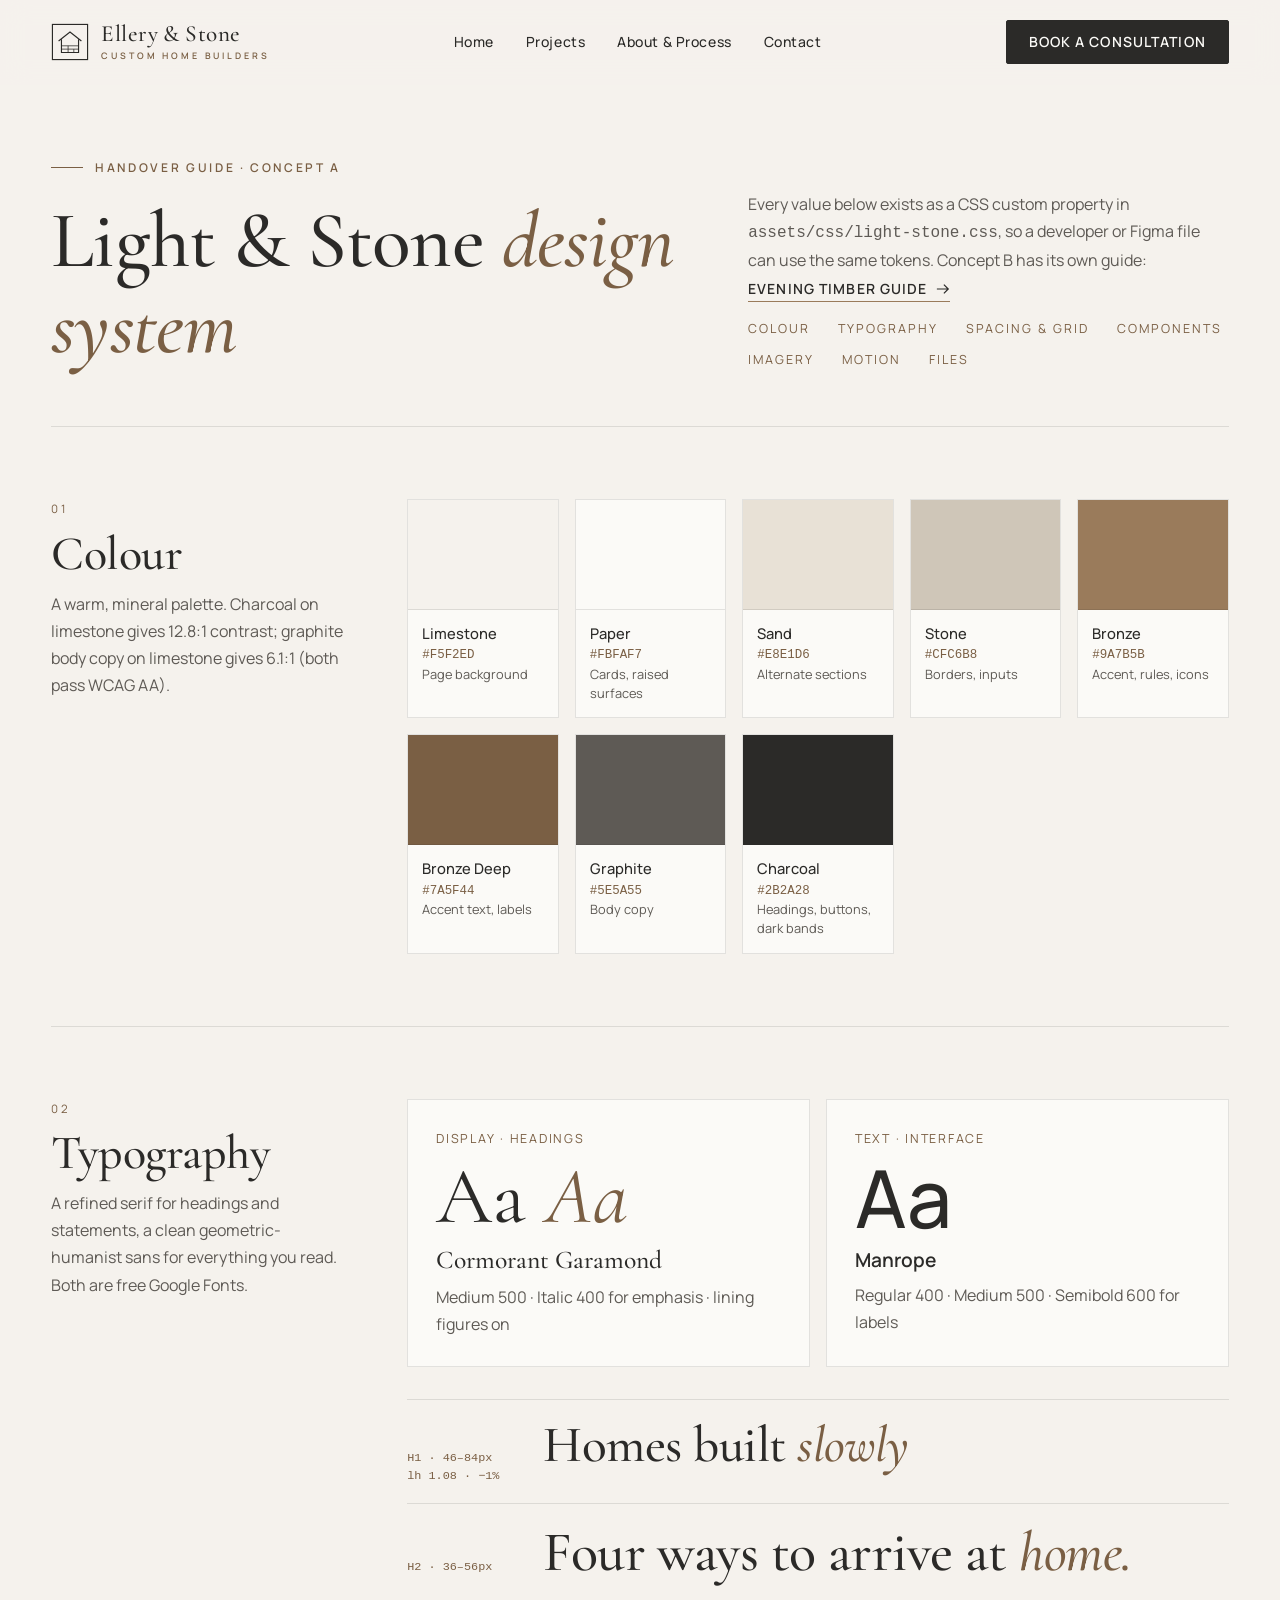
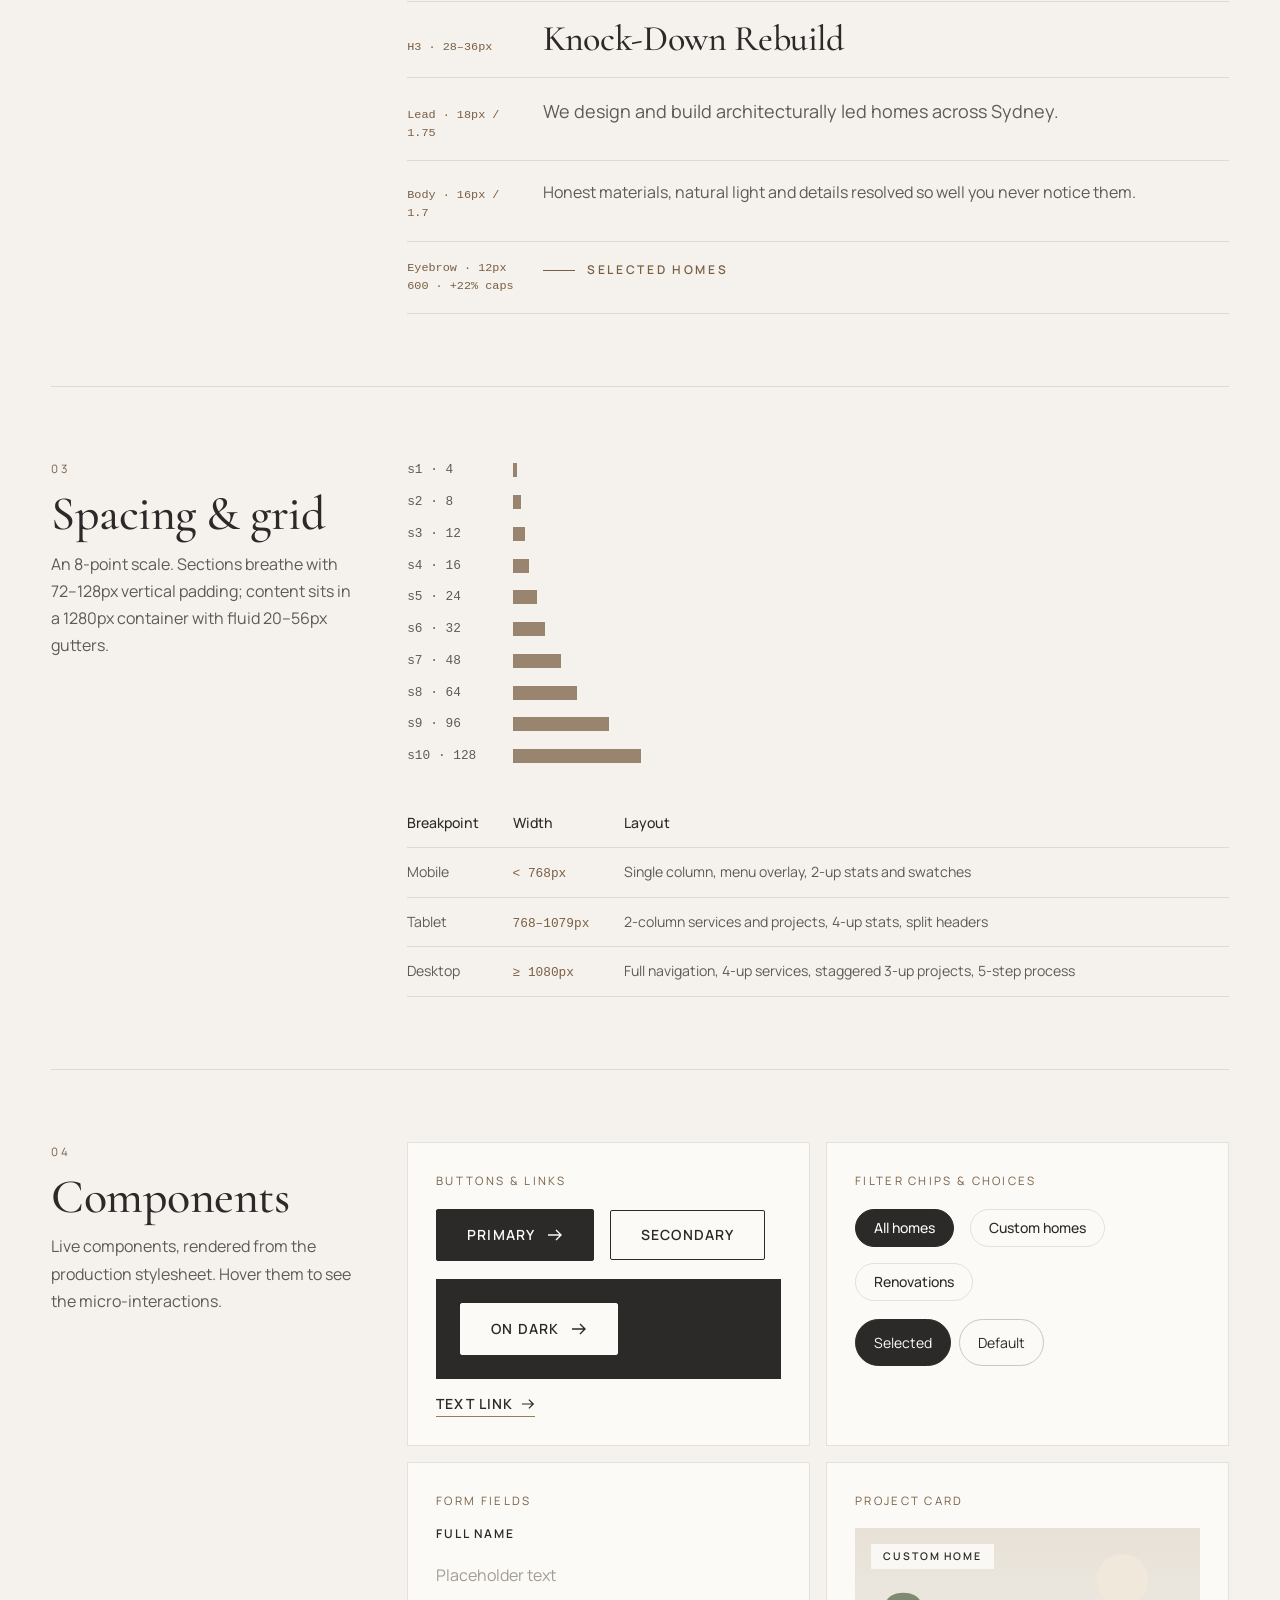
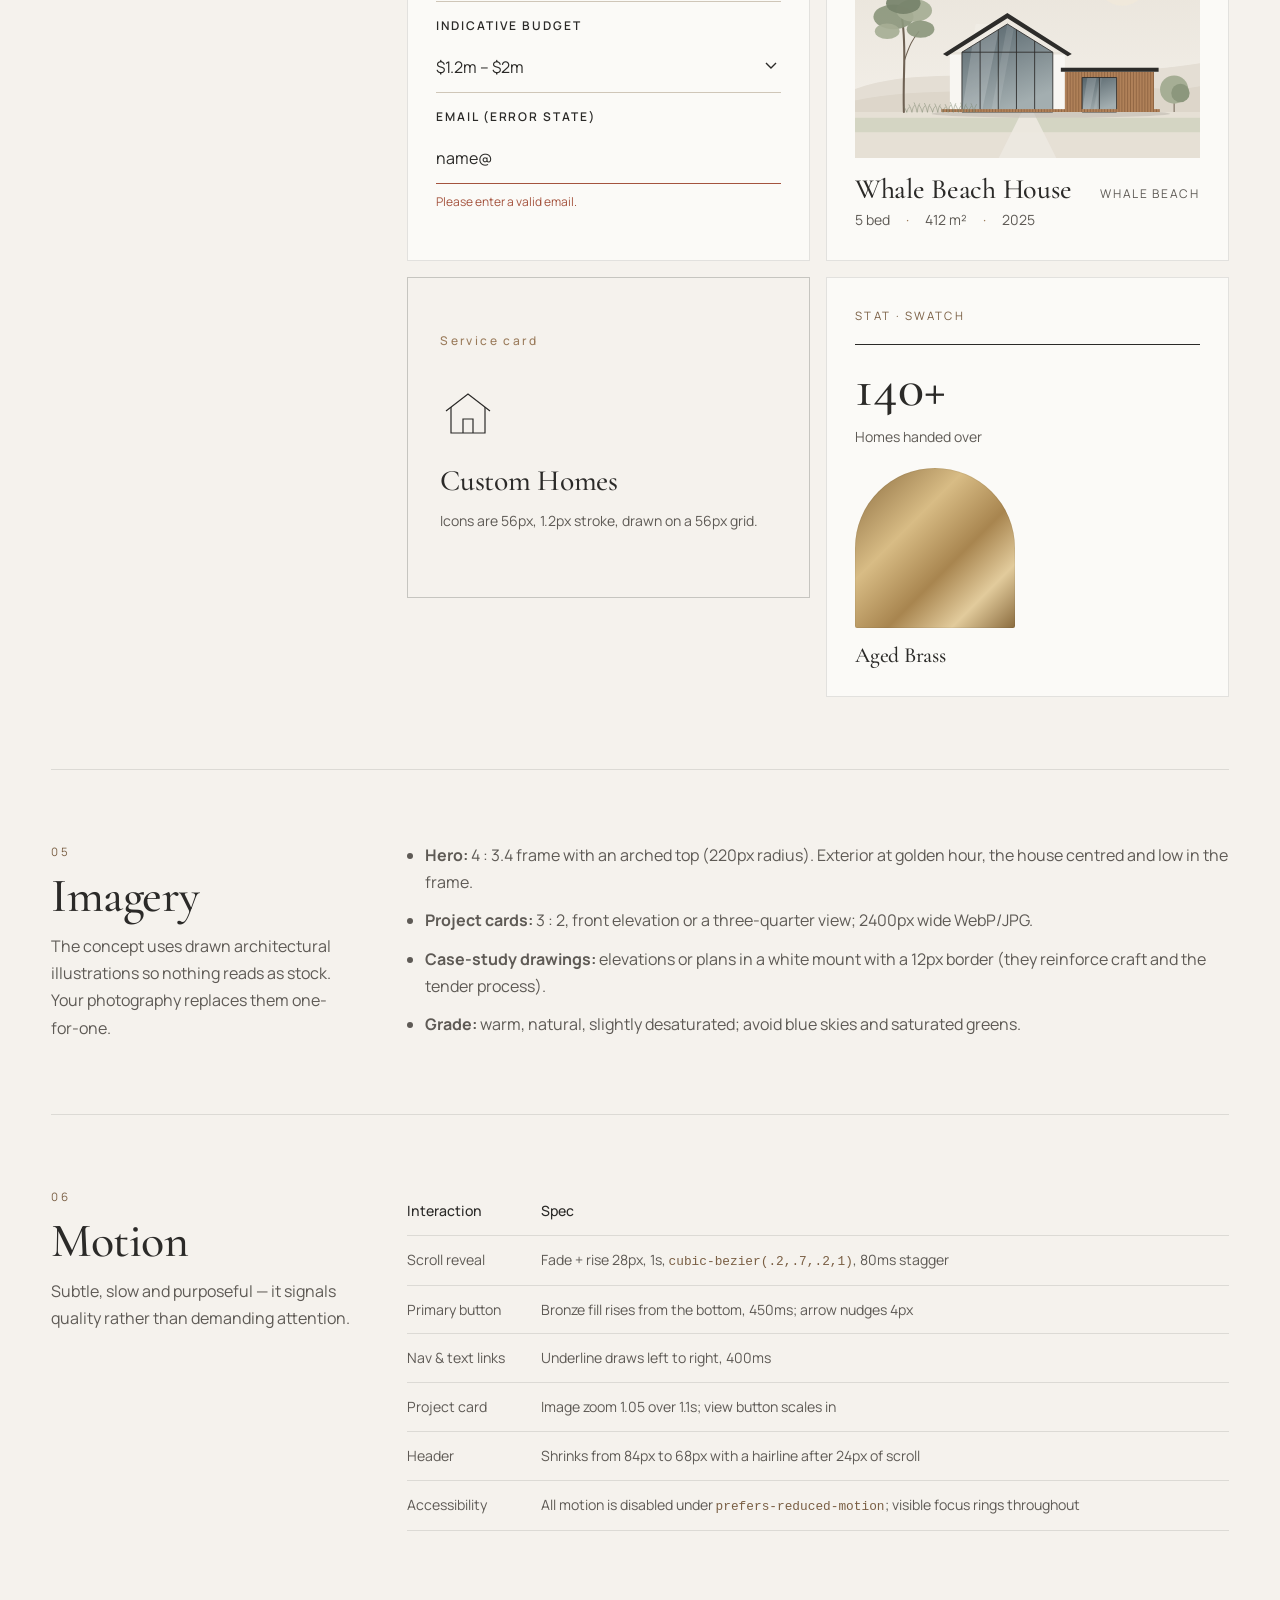
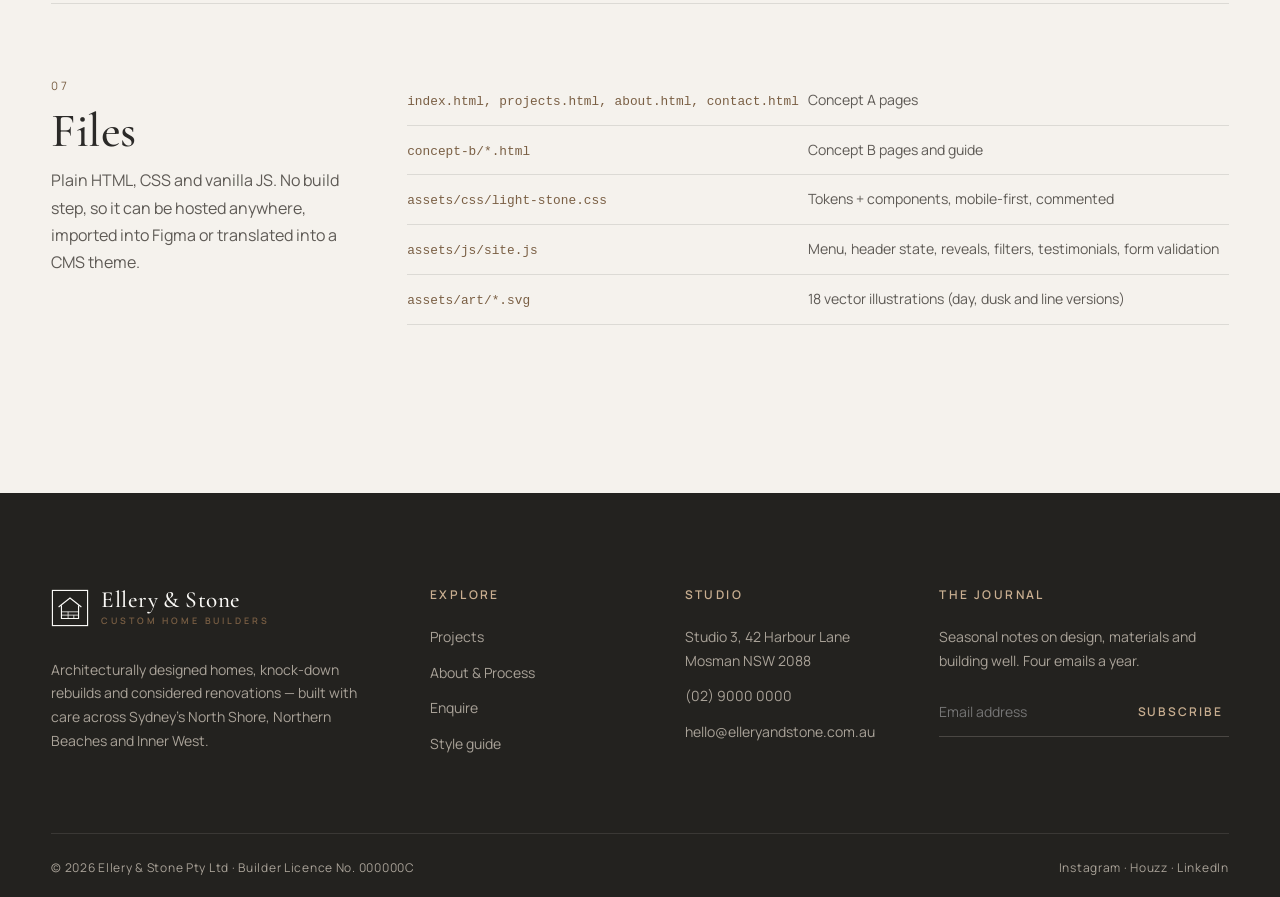
<file: styleguide.html>
<!doctype html>
<html lang="en-AU">
<head>
<meta charset="utf-8">
<meta name="viewport" content="width=device-width, initial-scale=1">
<title>Style Guide & Handover — Concept A “Light & Stone”</title>
<meta name="description" content="Fonts, colours, spacing rules and UI components for the Light & Stone website redesign.">
<link rel="preconnect" href="https://fonts.googleapis.com">
<link rel="preconnect" href="https://fonts.gstatic.com" crossorigin>
<link href="https://fonts.googleapis.com/css2?family=Cormorant+Garamond:ital,wght@0,400;0,500;0,600;1,400;1,500&family=Manrope:wght@400;500;600&display=swap" rel="stylesheet">
<link rel="stylesheet" href="assets/css/light-stone.css">
</head>
<body class="page-guide">
<header class="header">
  <div class="container header__inner">
    <a class="logo" href="index.html" aria-label="Ellery &amp; Stone home"><svg class="logo__mark" viewBox="0 0 40 40" fill="none" stroke="currentColor" stroke-width="1.2" aria-hidden="true"><rect x="1.5" y="1.5" width="37" height="37"/><path d="M8 19 20 9.5 32 19"/><path d="M11 17v14h18V17"/><path d="M11 24h18M11 27.5h18M18 31v-7M24 27.5v3.5" stroke-width=".8"/></svg><span class="logo__word">Ellery &amp; Stone<small>Custom Home Builders</small></span></a>
    <nav class="nav" aria-label="Primary"><a href="index.html">Home</a><a href="projects.html">Projects</a><a href="about.html">About &amp; Process</a><a href="contact.html">Contact</a></nav>
    <a class="btn header__cta" href="contact.html"><span>Book a consultation</span></a>
    <button class="menu-btn" aria-label="Open menu" aria-expanded="false"><span></span><span></span></button>
  </div>
</header>
<nav class="mobile-nav" aria-label="Mobile"><a href="index.html">Home</a><a href="projects.html">Projects</a><a href="about.html">About &amp; Process</a><a href="contact.html">Contact</a><a class="btn" href="contact.html"><span>Book a consultation</span><svg viewBox="0 0 16 16" fill="none" stroke="currentColor" stroke-width="1.4" aria-hidden="true"><path d="M1 8h13M9 3l5 5-5 5"/></svg></a></nav>
<link rel="stylesheet" href="assets/css/guide.css">
<main class="g" style="padding-top:64px;--g-line:var(--line);--g-surface:var(--paper);--g-head:var(--charcoal);--g-accent:var(--bronze-dk);--g-invert:var(--charcoal)">
  <div class="g-wrap">
    <div class="g-top">
      <div><p class="eyebrow">Handover guide &middot; Concept A</p><h1>Light &amp; Stone <em>design system</em></h1></div>
      <div>
        <p>Every value below exists as a CSS custom property in <code>assets/css/light-stone.css</code>, so a developer or Figma file can use the same tokens. Concept B has its own guide: <a class="link-arrow" href="concept-b/styleguide.html">Evening Timber guide <svg viewBox="0 0 16 16" fill="none" stroke="currentColor" stroke-width="1.4" aria-hidden="true"><path d="M1 8h13M9 3l5 5-5 5"/></svg></a></p>
        <nav class="g-toc"><a href="#colour">Colour</a><a href="#type">Typography</a><a href="#space">Spacing &amp; grid</a><a href="#ui">Components</a><a href="#imagery">Imagery</a><a href="#motion">Motion</a><a href="#files">Files</a></nav>
      </div>
    </div>

    <section class="g-sec" id="colour">
      <header><span>01</span><h2>Colour</h2><p>A warm, mineral palette. Charcoal on limestone gives 12.8:1 contrast; graphite body copy on limestone gives 6.1:1 (both pass WCAG AA).</p></header>
      <div class="g-swatches">
        <div class="g-sw"><i style="background:#F5F2ED"></i><div><b>Limestone</b><code>#F5F2ED</code><br>Page background</div></div>
        <div class="g-sw"><i style="background:#FBFAF7"></i><div><b>Paper</b><code>#FBFAF7</code><br>Cards, raised surfaces</div></div>
        <div class="g-sw"><i style="background:#E8E1D6"></i><div><b>Sand</b><code>#E8E1D6</code><br>Alternate sections</div></div>
        <div class="g-sw"><i style="background:#CFC6B8"></i><div><b>Stone</b><code>#CFC6B8</code><br>Borders, inputs</div></div>
        <div class="g-sw"><i style="background:#9A7B5B"></i><div><b>Bronze</b><code>#9A7B5B</code><br>Accent, rules, icons</div></div>
        <div class="g-sw"><i style="background:#7A5F44"></i><div><b>Bronze Deep</b><code>#7A5F44</code><br>Accent text, labels</div></div>
        <div class="g-sw"><i style="background:#5E5A55"></i><div><b>Graphite</b><code>#5E5A55</code><br>Body copy</div></div>
        <div class="g-sw"><i style="background:#2B2A28"></i><div><b>Charcoal</b><code>#2B2A28</code><br>Headings, buttons, dark bands</div></div>
      </div>
    </section>

    <section class="g-sec" id="type">
      <header><span>02</span><h2>Typography</h2><p>A refined serif for headings and statements, a clean geometric-humanist sans for everything you read. Both are free Google Fonts.</p></header>
      <div style="display:grid;gap:32px">
        <div class="g-fonts">
          <div class="g-font"><small>Display &middot; Headings</small><span class="aa" style="font-family:var(--serif)">Aa <em>Aa</em></span><b style="font:500 1.6rem/1.2 var(--serif);color:var(--charcoal)">Cormorant Garamond</b><span>Medium 500 &middot; Italic 400 for emphasis &middot; lining figures on</span></div>
          <div class="g-font"><small>Text &middot; Interface</small><span class="aa" style="font-family:var(--sans);font-weight:500">Aa</span><b style="font:600 1.2rem/1.3 var(--sans);color:var(--charcoal)">Manrope</b><span>Regular 400 &middot; Medium 500 &middot; Semibold 600 for labels</span></div>
        </div>
        <div class="g-scale">
          <div><code>H1 &middot; 46&ndash;84px<br>lh 1.08 &middot; &minus;1%</code><h1 style="font-size:clamp(2.4rem,4vw,4.2rem)">Homes built <em>slowly</em></h1></div>
          <div><code>H2 &middot; 36&ndash;56px</code><h2>Four ways to arrive at <em>home.</em></h2></div>
          <div><code>H3 &middot; 28&ndash;36px</code><h3>Knock-Down Rebuild</h3></div>
          <div><code>Lead &middot; 18px / 1.75</code><p class="lead" style="margin:0">We design and build architecturally led homes across Sydney.</p></div>
          <div><code>Body &middot; 16px / 1.7</code><p style="margin:0">Honest materials, natural light and details resolved so well you never notice them.</p></div>
          <div><code>Eyebrow &middot; 12px<br>600 &middot; +22% caps</code><p class="eyebrow" style="margin:0">Selected homes</p></div>
        </div>
      </div>
    </section>

    <section class="g-sec" id="space">
      <header><span>03</span><h2>Spacing &amp; grid</h2><p>An 8-point scale. Sections breathe with 72&ndash;128px vertical padding; content sits in a 1280px container with fluid 20&ndash;56px gutters.</p></header>
      <div style="display:grid;gap:32px">
        <div class="g-space">
          <div><code>s1 &middot; 4</code><i style="width:4px"></i></div><div><code>s2 &middot; 8</code><i style="width:8px"></i></div>
          <div><code>s3 &middot; 12</code><i style="width:12px"></i></div><div><code>s4 &middot; 16</code><i style="width:16px"></i></div>
          <div><code>s5 &middot; 24</code><i style="width:24px"></i></div><div><code>s6 &middot; 32</code><i style="width:32px"></i></div>
          <div><code>s7 &middot; 48</code><i style="width:48px"></i></div><div><code>s8 &middot; 64</code><i style="width:64px"></i></div>
          <div><code>s9 &middot; 96</code><i style="width:96px"></i></div><div><code>s10 &middot; 128</code><i style="width:128px"></i></div>
        </div>
        <table class="g-table">
          <tr><th>Breakpoint</th><th>Width</th><th>Layout</th></tr>
          <tr><td>Mobile</td><td><code>&lt; 768px</code></td><td>Single column, menu overlay, 2-up stats and swatches</td></tr>
          <tr><td>Tablet</td><td><code>768&ndash;1079px</code></td><td>2-column services and projects, 4-up stats, split headers</td></tr>
          <tr><td>Desktop</td><td><code>&ge; 1080px</code></td><td>Full navigation, 4-up services, staggered 3-up projects, 5-step process</td></tr>
        </table>
      </div>
    </section>

    <section class="g-sec" id="ui">
      <header><span>04</span><h2>Components</h2><p>Live components, rendered from the production stylesheet. Hover them to see the micro-interactions.</p></header>
      <div class="g-grid2">
        <div class="g-panel"><small>Buttons &amp; links</small>
          <div class="g-row"><a class="btn" href="#ui"><span>Primary</span><svg viewBox="0 0 16 16" fill="none" stroke="currentColor" stroke-width="1.4" aria-hidden="true"><path d="M1 8h13M9 3l5 5-5 5"/></svg></a><a class="btn btn--ghost" href="#ui"><span>Secondary</span></a></div>
          <div class="g-row g-dark"><a class="btn btn--light" href="#ui"><span>On dark</span><svg viewBox="0 0 16 16" fill="none" stroke="currentColor" stroke-width="1.4" aria-hidden="true"><path d="M1 8h13M9 3l5 5-5 5"/></svg></a></div>
          <div class="g-row"><a class="link-arrow" href="#ui">Text link <svg viewBox="0 0 16 16" fill="none" stroke="currentColor" stroke-width="1.4" aria-hidden="true"><path d="M1 8h13M9 3l5 5-5 5"/></svg></a></div>
        </div>
        <div class="g-panel"><small>Filter chips &amp; choices</small>
          <div class="g-row"><button class="chip is-active">All homes</button><button class="chip">Custom homes</button><button class="chip">Renovations</button></div>
          <div class="choice-row"><label class="choice"><input type="radio" name="g" checked><span>Selected</span></label><label class="choice"><input type="radio" name="g"><span>Default</span></label></div>
        </div>
        <div class="g-panel"><small>Form fields</small>
          <div class="field"><label for="g1">Full name</label><input class="input" id="g1" placeholder="Placeholder text"></div>
          <div class="field"><label for="g2">Indicative budget</label><select class="input" id="g2"><option>$1.2m &ndash; $2m</option></select></div>
          <div class="field is-invalid"><label for="g3">Email (error state)</label><input class="input" id="g3" value="name@"><span class="field__error">Please enter a valid email.</span></div>
        </div>
        <div class="g-panel"><small>Project card</small>
          <a class="project" href="projects.html"><div class="project__media"><img src="assets/art/coastal-day.svg" alt="Project card example"><span class="project__tag">Custom Home</span><span class="project__view"><svg viewBox="0 0 16 16" fill="none" stroke="currentColor" stroke-width="1.4" aria-hidden="true"><path d="M1 8h13M9 3l5 5-5 5"/></svg></span></div><div class="project__body"><h3>Whale Beach House</h3><span class="project__loc">Whale Beach</span></div><div class="project__specs"><span>5 bed</span><span>412 m&sup2;</span><span>2025</span></div></a>
        </div>
        <div class="g-panel" style="padding:0;background:none;border:0"><div class="services" style="grid-template-columns:1fr"><article class="service"><span class="service__num">Service card</span><svg class="service__icon" viewBox="0 0 56 56" fill="none" stroke="currentColor" stroke-width="1.2"><path d="M6 26 28 9l22 17"/><path d="M11 22v26h34V22"/><path d="M23 48V34h10v14"/></svg><h3>Custom Homes</h3><p>Icons are 56px, 1.2px stroke, drawn on a 56px grid.</p></article></div></div>
        <div class="g-panel"><small>Stat &middot; Swatch</small><div class="stat"><b>140+</b><span>Homes handed over</span></div><div class="swatch" style="max-width:160px"><div class="swatch__tile mat-brass"></div><h4>Aged Brass</h4></div></div>
      </div>
    </section>

    <section class="g-sec" id="imagery">
      <header><span>05</span><h2>Imagery</h2><p>The concept uses drawn architectural illustrations so nothing reads as stock. Your photography replaces them one-for-one.</p></header>
      <ul class="g-list">
        <li><b>Hero:</b> 4 : 3.4 frame with an arched top (220px radius). Exterior at golden hour, the house centred and low in the frame.</li>
        <li><b>Project cards:</b> 3 : 2, front elevation or a three-quarter view; 2400px wide WebP/JPG.</li>
        <li><b>Case-study drawings:</b> elevations or plans in a white mount with a 12px border (they reinforce craft and the tender process).</li>
        <li><b>Grade:</b> warm, natural, slightly desaturated; avoid blue skies and saturated greens.</li>
      </ul>
    </section>

    <section class="g-sec" id="motion">
      <header><span>06</span><h2>Motion</h2><p>Subtle, slow and purposeful &mdash; it signals quality rather than demanding attention.</p></header>
      <table class="g-table">
        <tr><th>Interaction</th><th>Spec</th></tr>
        <tr><td>Scroll reveal</td><td>Fade + rise 28px, 1s, <code>cubic-bezier(.2,.7,.2,1)</code>, 80ms stagger</td></tr>
        <tr><td>Primary button</td><td>Bronze fill rises from the bottom, 450ms; arrow nudges 4px</td></tr>
        <tr><td>Nav &amp; text links</td><td>Underline draws left to right, 400ms</td></tr>
        <tr><td>Project card</td><td>Image zoom 1.05 over 1.1s; view button scales in</td></tr>
        <tr><td>Header</td><td>Shrinks from 84px to 68px with a hairline after 24px of scroll</td></tr>
        <tr><td>Accessibility</td><td>All motion is disabled under <code>prefers-reduced-motion</code>; visible focus rings throughout</td></tr>
      </table>
    </section>

    <section class="g-sec" id="files" style="border:0">
      <header><span>07</span><h2>Files</h2><p>Plain HTML, CSS and vanilla JS. No build step, so it can be hosted anywhere, imported into Figma or translated into a CMS theme.</p></header>
      <table class="g-table">
        <tr><td><code>index.html, projects.html, about.html, contact.html</code></td><td>Concept A pages</td></tr>
        <tr><td><code>concept-b/*.html</code></td><td>Concept B pages and guide</td></tr>
        <tr><td><code>assets/css/light-stone.css</code></td><td>Tokens + components, mobile-first, commented</td></tr>
        <tr><td><code>assets/js/site.js</code></td><td>Menu, header state, reveals, filters, testimonials, form validation</td></tr>
        <tr><td><code>assets/art/*.svg</code></td><td>18 vector illustrations (day, dusk and line versions)</td></tr>
      </table>
    </section>
  </div>
</main>
<footer class="footer">
  <div class="container">
    <div class="footer__grid">
      <div>
        <a class="logo" href="index.html"><svg class="logo__mark" viewBox="0 0 40 40" fill="none" stroke="currentColor" stroke-width="1.2" aria-hidden="true"><rect x="1.5" y="1.5" width="37" height="37"/><path d="M8 19 20 9.5 32 19"/><path d="M11 17v14h18V17"/><path d="M11 24h18M11 27.5h18M18 31v-7M24 27.5v3.5" stroke-width=".8"/></svg><span class="logo__word">Ellery &amp; Stone<small>Custom Home Builders</small></span></a>
        <p style="margin-top:24px;max-width:22em">Architecturally designed homes, knock-down rebuilds and considered renovations — built with care across Sydney&rsquo;s North Shore, Northern Beaches and Inner West.</p>
      </div>
      <div><h4>Explore</h4><ul><li><a href="projects.html">Projects</a></li><li><a href="about.html">About &amp; Process</a></li><li><a href="contact.html">Enquire</a></li><li><a href="styleguide.html">Style guide</a></li></ul></div>
      <div><h4>Studio</h4><ul><li>Studio 3, 42 Harbour Lane<br>Mosman NSW 2088</li><li><a href="tel:+61290000000">(02) 9000 0000</a></li><li><a href="mailto:hello@elleryandstone.com.au">hello@elleryandstone.com.au</a></li></ul></div>
      <div><h4>The Journal</h4><p>Seasonal notes on design, materials and building well. Four emails a year.</p>
        <form class="footer__news" onsubmit="event.preventDefault();this.querySelector('button').textContent='Thank you'"><input type="email" placeholder="Email address" aria-label="Email address" required><button>Subscribe</button></form></div>
    </div>
    <div class="footer__base"><span>&copy; <span data-year>2026</span> Ellery &amp; Stone Pty Ltd &middot; Builder Licence No. 000000C</span><span>Instagram &middot; Houzz &middot; LinkedIn</span></div>
  </div>
</footer>
<script src="assets/js/site.js"></script>
</body>
</html>
</file>
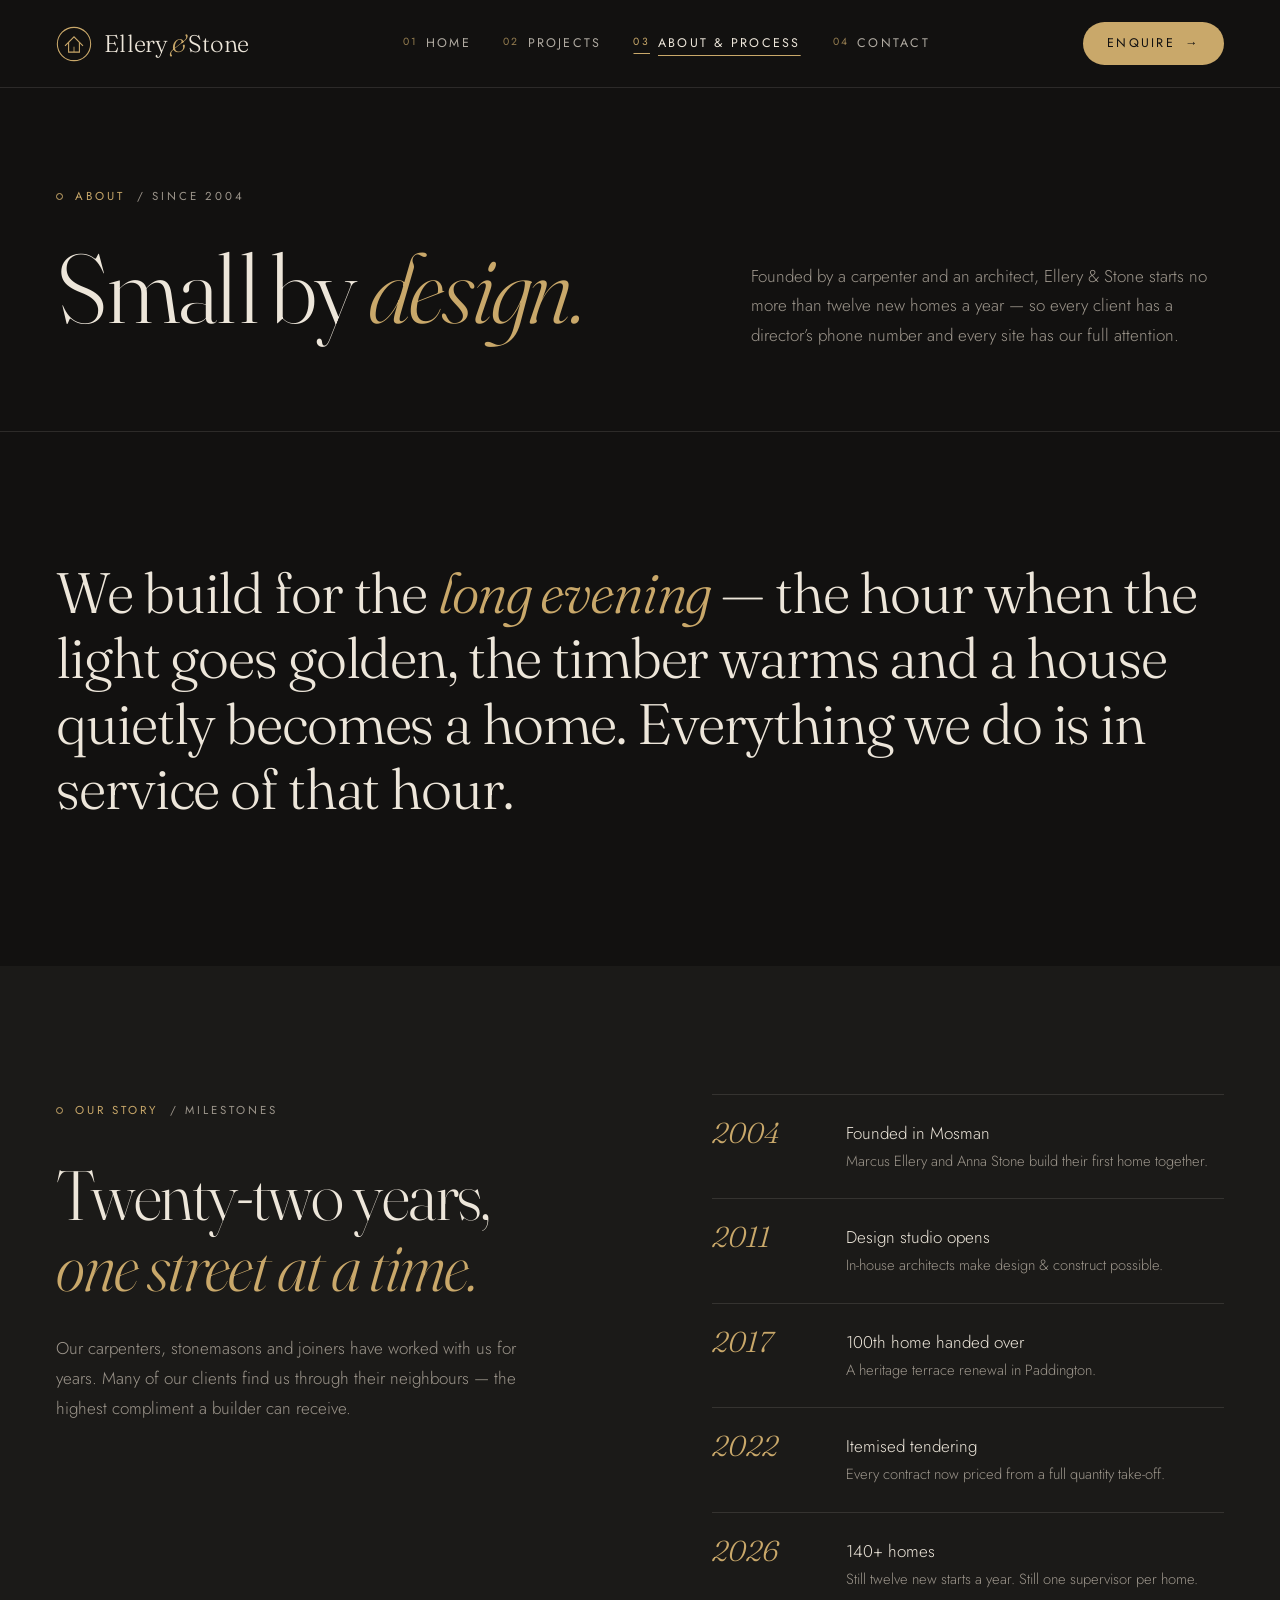
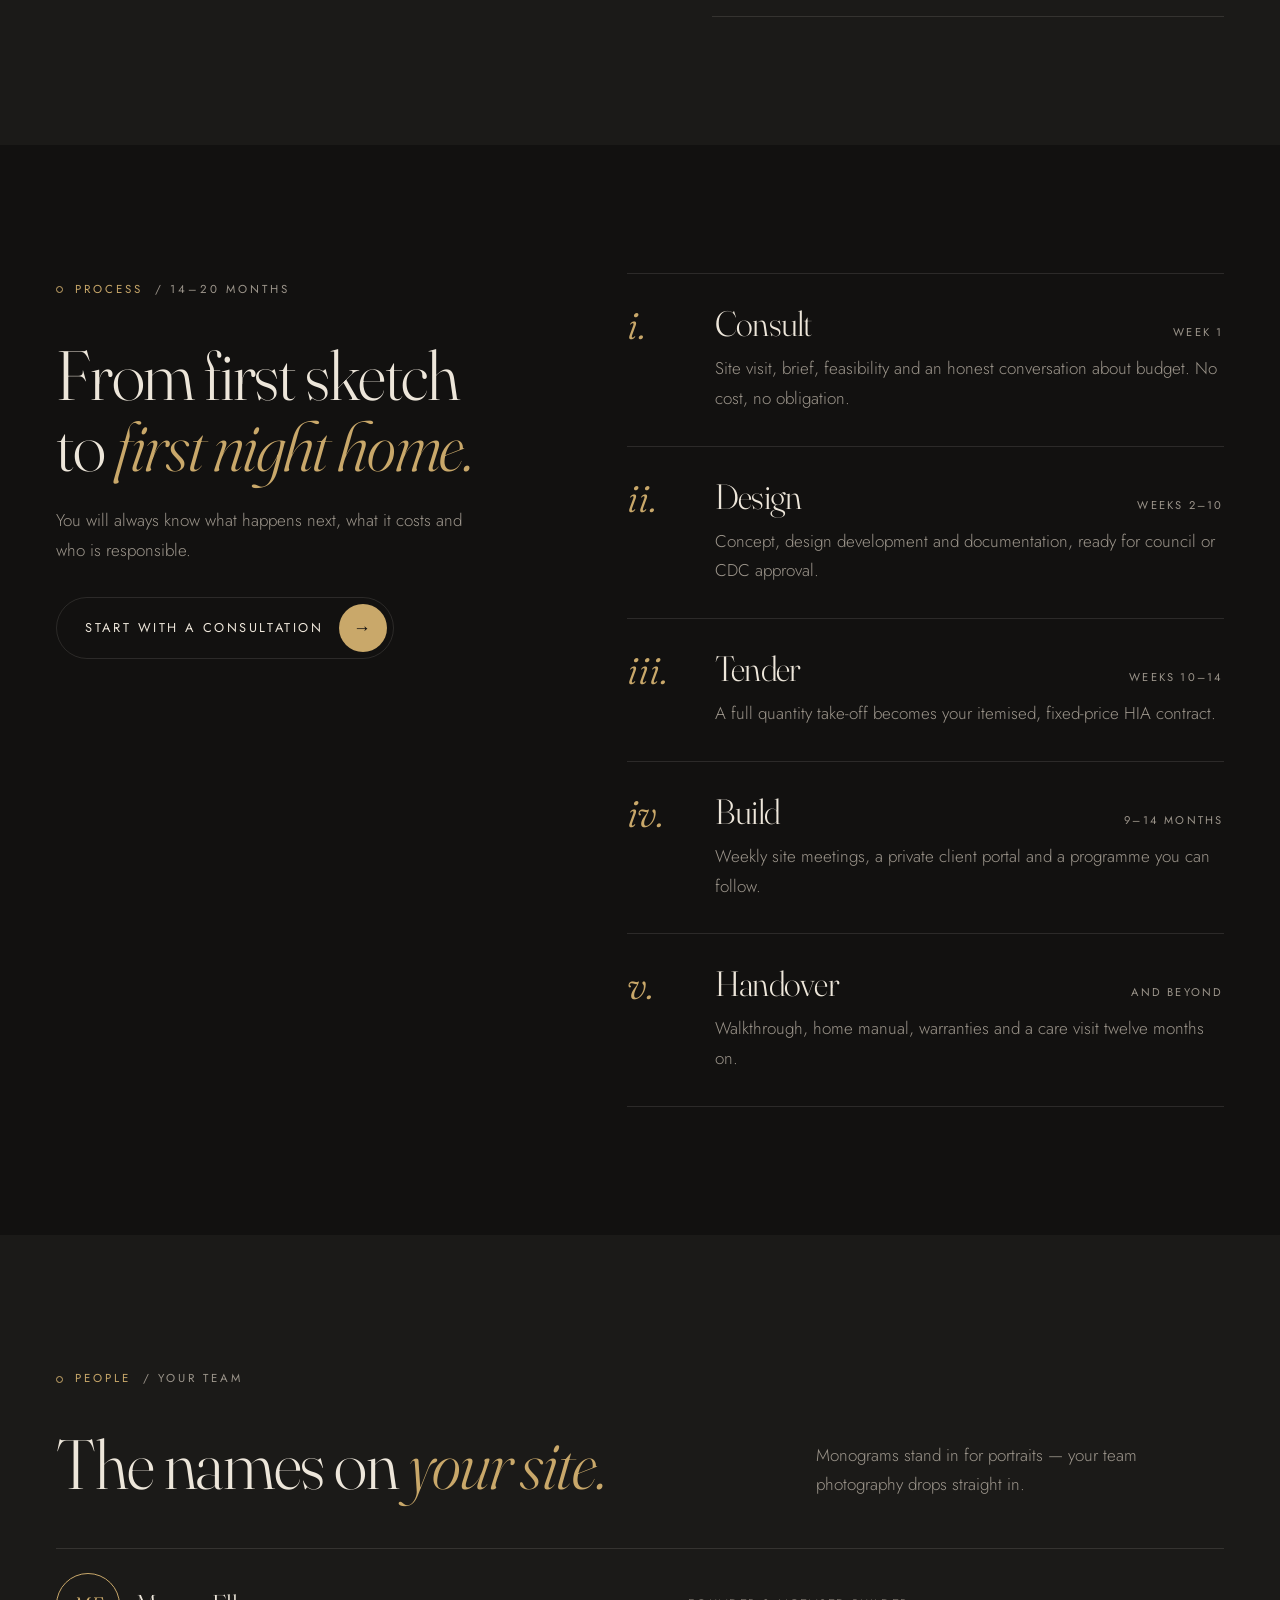
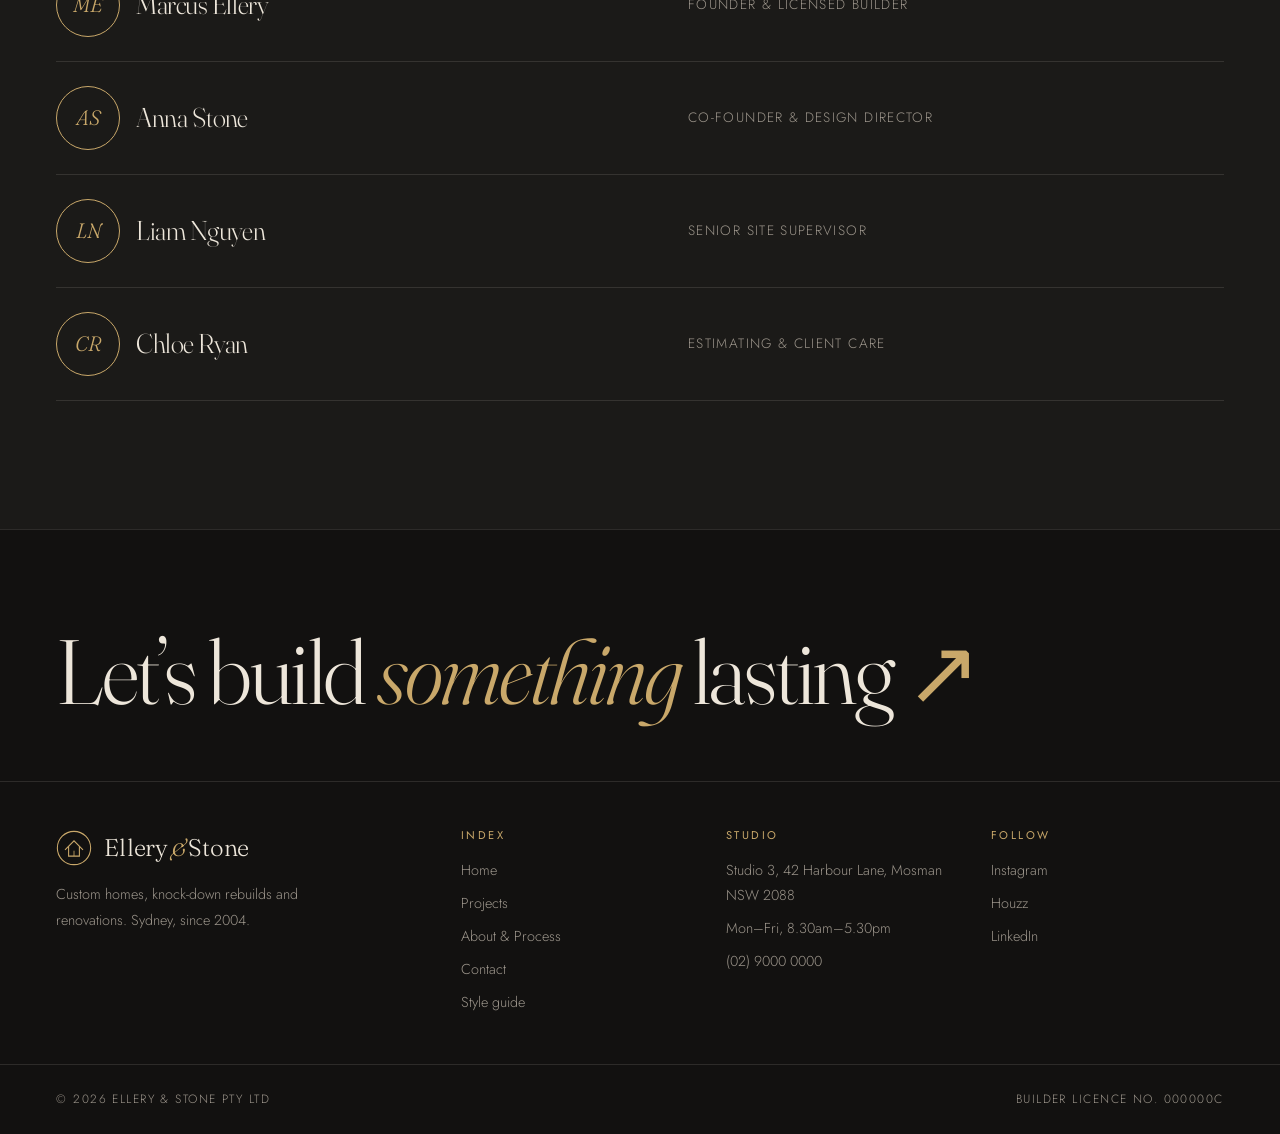
<file: concept-b/about.html>
<!doctype html>
<html lang="en-AU">
<head>
<meta charset="utf-8">
<meta name="viewport" content="width=device-width, initial-scale=1">
<title>About & Process — Ellery & Stone</title>
<meta name="description" content="A small Sydney builder since 2004. Our story, our people and our five-stage process.">
<link rel="preconnect" href="https://fonts.googleapis.com">
<link rel="preconnect" href="https://fonts.gstatic.com" crossorigin>
<link href="https://fonts.googleapis.com/css2?family=Fraunces:ital,opsz,wght@0,9..144,300;0,9..144,400;1,9..144,300;1,9..144,400&family=Jost:wght@300;400;500&display=swap" rel="stylesheet">
<link rel="stylesheet" href="../assets/css/evening-timber.css">
</head>
<body class="b-about">
<header class="header">
  <div class="header__inner">
    <a class="logo" href="index.html" aria-label="Ellery &amp; Stone home"><svg class="logo__mark" viewBox="0 0 40 40" fill="none" stroke="currentColor" stroke-width="1.2" aria-hidden="true"><circle cx="20" cy="20" r="18.5"/><path d="M10 22 20 12l10 10"/><path d="M14 18v11h12V18"/><path d="M20 29v-6" stroke-width=".9"/></svg><span class="logo__word">Ellery<em>&amp;</em>Stone</span></a>
    <nav class="nav" aria-label="Primary"><a href="index.html"><i>01</i>Home</a><a href="projects.html"><i>02</i>Projects</a><a href="about.html" aria-current="page"><i>03</i>About &amp; Process</a><a href="contact.html"><i>04</i>Contact</a></nav>
    <a class="header__cta" href="contact.html">Enquire <span aria-hidden="true">&rarr;</span></a>
    <button class="menu-btn" aria-label="Open menu" aria-expanded="false"><span>Menu</span></button>
  </div>
</header>
<nav class="mobile-nav" aria-label="Mobile"><a href="index.html"><i>01</i>Home</a><a href="projects.html"><i>02</i>Projects</a><a href="about.html" aria-current="page"><i>03</i>About &amp; Process</a><a href="contact.html"><i>04</i>Contact</a><p>(02) 9000 0000<br>hello@elleryandstone.com.au</p></nav>
<main>
  <section class="phero">
    <div class="wrap">
      <p class="label reveal">About <b>/ Since 2004</b></p>
      <div class="phero__grid">
        <h1 class="reveal" style="--d:.08s">Small by <em>design.</em></h1>
        <p class="reveal" style="--d:.16s">Founded by a carpenter and an architect, Ellery &amp; Stone starts no more than twelve new homes a year &mdash; so every client has a director&rsquo;s phone number and every site has our full attention.</p>
      </div>
    </div>
  </section>

  <section class="section">
    <div class="wrap">
      <p class="manifesto reveal">We build for the <em>long evening</em> &mdash; the hour when the light goes golden, the timber warms and a house quietly becomes a home. Everything we do is in service of that hour.</p>
    </div>
  </section>

  <section class="section section--char">
    <div class="wrap about-split">
      <div>
        <p class="label reveal">Our story <b>/ Milestones</b></p>
        <h2 class="h2 reveal" style="margin:28px 0 32px">Twenty-two years, <em>one street at a time.</em></h2>
        <p class="reveal" style="max-width:28em">Our carpenters, stonemasons and joiners have worked with us for years. Many of our clients find us through their neighbours &mdash; the highest compliment a builder can receive.</p>
      </div>
      <div class="timeline reveal">
        <div><b>2004</b><p>Founded in Mosman<span>Marcus Ellery and Anna Stone build their first home together.</span></p></div>
        <div><b>2011</b><p>Design studio opens<span>In-house architects make design &amp; construct possible.</span></p></div>
        <div><b>2017</b><p>100th home handed over<span>A heritage terrace renewal in Paddington.</span></p></div>
        <div><b>2022</b><p>Itemised tendering<span>Every contract now priced from a full quantity take-off.</span></p></div>
        <div><b>2026</b><p>140+ homes<span>Still twelve new starts a year. Still one supervisor per home.</span></p></div>
      </div>
    </div>
  </section>

  <section class="section">
    <div class="wrap process">
      <div class="process__intro">
        <p class="label reveal">Process <b>/ 14&ndash;20 months</b></p>
        <h2 class="h2 reveal" style="margin:28px 0 24px">From first sketch to <em>first night home.</em></h2>
        <p class="reveal" style="max-width:26em">You will always know what happens next, what it costs and who is responsible.</p>
        <a class="btn reveal" href="contact.html" style="margin-top:16px">Start with a consultation <i>&rarr;</i></a>
      </div>
      <ol class="steps">
        <li class="reveal"><span class="n">i.</span><div><h3>Consult <small>Week 1</small></h3><p>Site visit, brief, feasibility and an honest conversation about budget. No cost, no obligation.</p></div></li>
        <li class="reveal"><span class="n">ii.</span><div><h3>Design <small>Weeks 2&ndash;10</small></h3><p>Concept, design development and documentation, ready for council or CDC approval.</p></div></li>
        <li class="reveal"><span class="n">iii.</span><div><h3>Tender <small>Weeks 10&ndash;14</small></h3><p>A full quantity take-off becomes your itemised, fixed-price HIA contract.</p></div></li>
        <li class="reveal"><span class="n">iv.</span><div><h3>Build <small>9&ndash;14 months</small></h3><p>Weekly site meetings, a private client portal and a programme you can follow.</p></div></li>
        <li class="reveal"><span class="n">v.</span><div><h3>Handover <small>And beyond</small></h3><p>Walkthrough, home manual, warranties and a care visit twelve months on.</p></div></li>
      </ol>
    </div>
  </section>

  <section class="section section--char">
    <div class="wrap">
      <div class="rail-head"><div><p class="label reveal">People <b>/ Your team</b></p><h2 class="h2 reveal" style="margin-top:28px">The names on <em>your site.</em></h2></div><p class="reveal" style="max-width:24em;margin:0">Monograms stand in for portraits &mdash; your team photography drops straight in.</p></div>
      <div class="people">
        <div class="person reveal"><span class="person__mono">ME</span><div><h3>Marcus Ellery</h3><p class="person__sub">Founder &amp; Licensed Builder</p></div><p class="person__role">Founder &amp; Licensed Builder</p></div>
        <div class="person reveal"><span class="person__mono">AS</span><div><h3>Anna Stone</h3><p class="person__sub">Co-founder &amp; Design Director</p></div><p class="person__role">Co-founder &amp; Design Director</p></div>
        <div class="person reveal"><span class="person__mono">LN</span><div><h3>Liam Nguyen</h3><p class="person__sub">Senior Site Supervisor</p></div><p class="person__role">Senior Site Supervisor</p></div>
        <div class="person reveal"><span class="person__mono">CR</span><div><h3>Chloe Ryan</h3><p class="person__sub">Estimating &amp; Client Care</p></div><p class="person__role">Estimating &amp; Client Care</p></div>
      </div>
    </div>
  </section>
</main>
<footer class="footer">
  <div class="footer__big"><a href="contact.html">Let&rsquo;s build <em>something</em> lasting <span aria-hidden="true">&#8599;</span></a></div>
  <div class="footer__grid">
    <div class="footer__brand"><a class="logo" href="index.html"><svg class="logo__mark" viewBox="0 0 40 40" fill="none" stroke="currentColor" stroke-width="1.2" aria-hidden="true"><circle cx="20" cy="20" r="18.5"/><path d="M10 22 20 12l10 10"/><path d="M14 18v11h12V18"/><path d="M20 29v-6" stroke-width=".9"/></svg><span class="logo__word">Ellery<em>&amp;</em>Stone</span></a>
      <p>Custom homes, knock-down rebuilds and renovations. Sydney, since 2004.</p></div>
    <div><h4>Index</h4><ul><li><a href="index.html">Home</a></li><li><a href="projects.html">Projects</a></li><li><a href="about.html">About &amp; Process</a></li><li><a href="contact.html">Contact</a></li><li><a href="styleguide.html">Style guide</a></li></ul></div>
    <div><h4>Studio</h4><ul><li>Studio 3, 42 Harbour Lane, Mosman NSW 2088</li><li>Mon&ndash;Fri, 8.30am&ndash;5.30pm</li><li><a href="tel:+61290000000">(02) 9000 0000</a></li></ul></div>
    <div><h4>Follow</h4><ul><li><a href="#">Instagram</a></li><li><a href="#">Houzz</a></li><li><a href="#">LinkedIn</a></li></ul></div>
  </div>
  <div class="footer__base"><span>&copy; <span data-year>2026</span> Ellery &amp; Stone Pty Ltd</span><span>Builder Licence No. 000000C</span></div>
</footer>
<script src="../assets/js/site.js"></script>
</body>
</html>
</file>
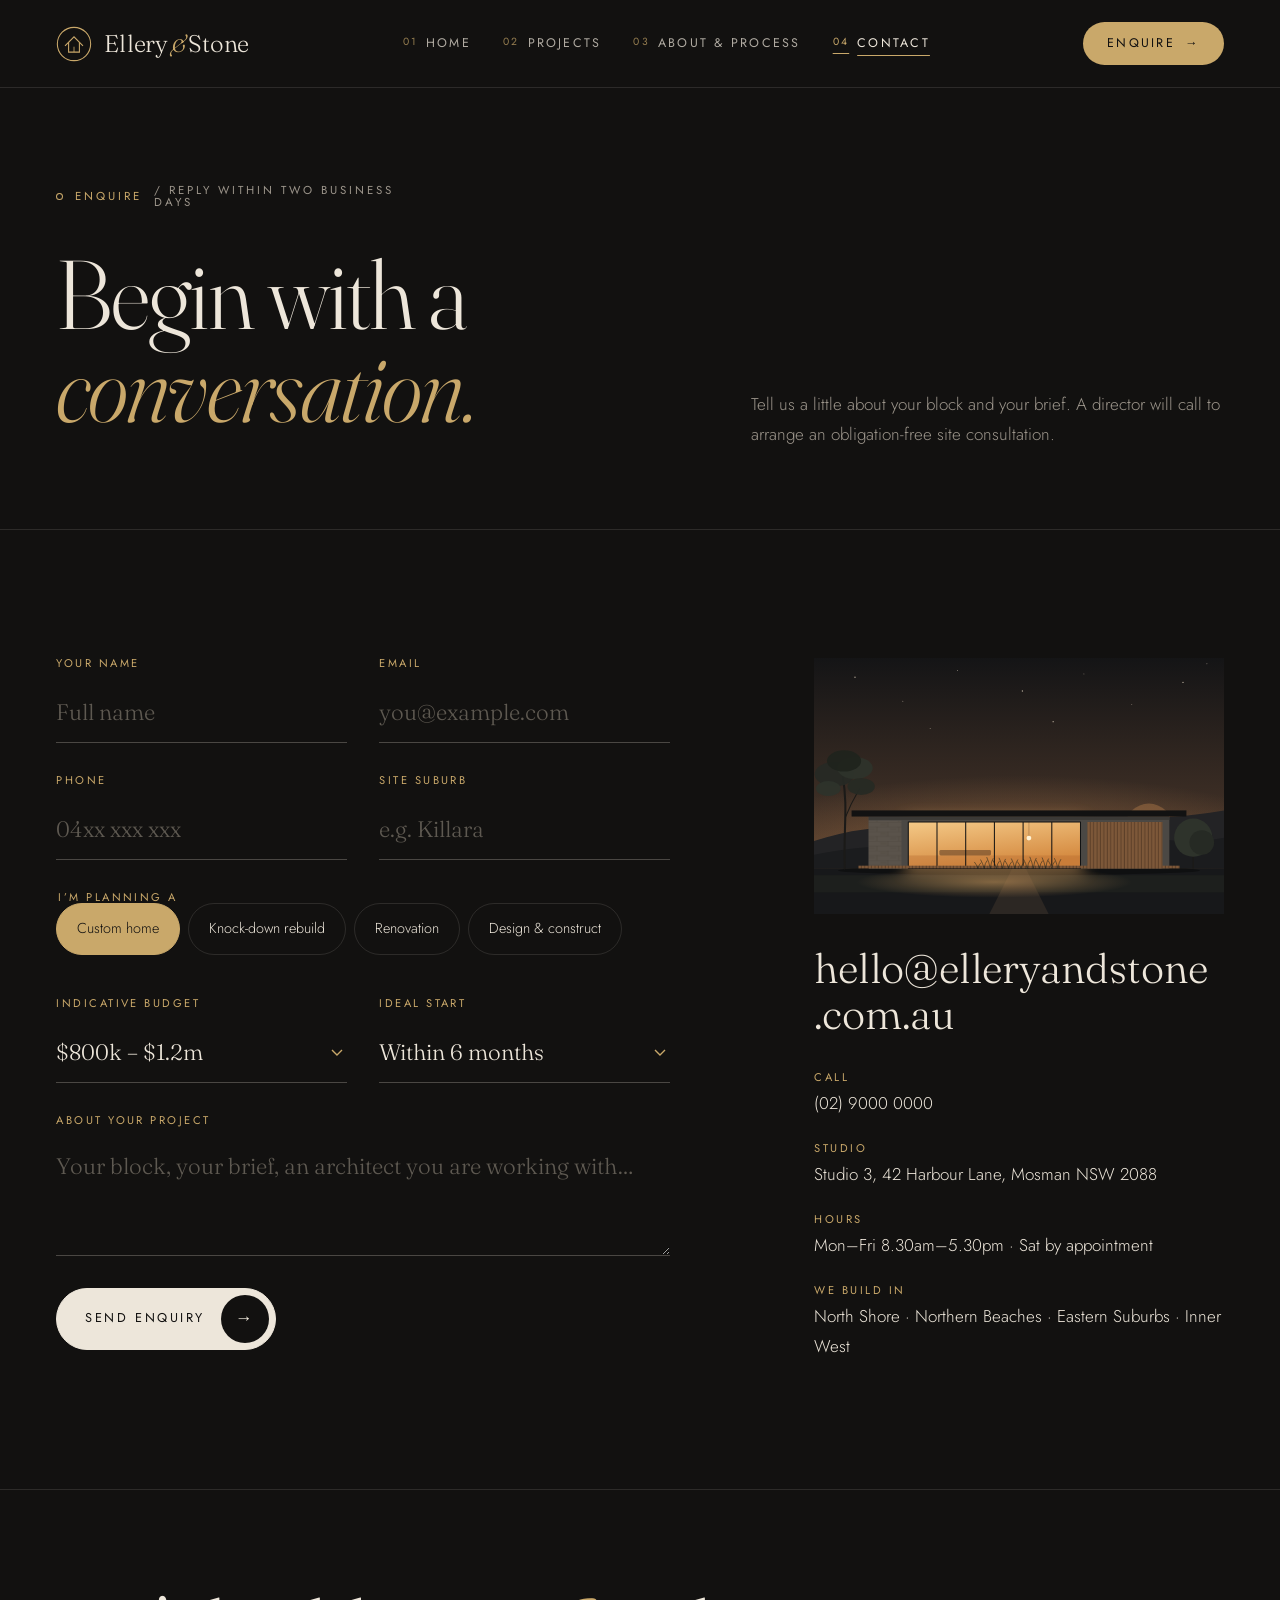
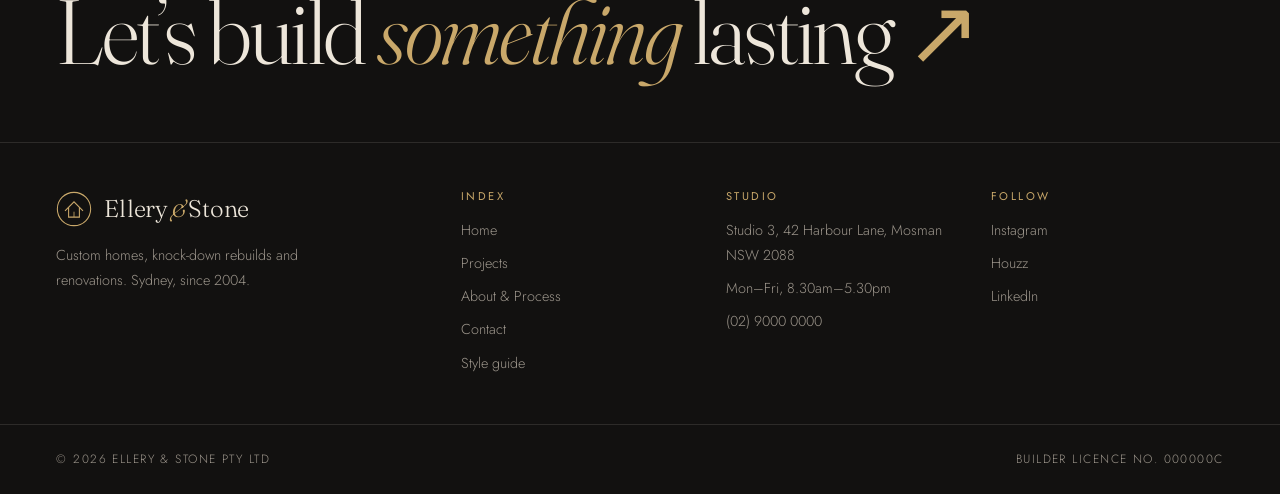
<file: concept-b/contact.html>
<!doctype html>
<html lang="en-AU">
<head>
<meta charset="utf-8">
<meta name="viewport" content="width=device-width, initial-scale=1">
<title>Enquire — Ellery & Stone</title>
<meta name="description" content="Book an obligation-free consultation for your custom home, knock-down rebuild or renovation in Sydney.">
<link rel="preconnect" href="https://fonts.googleapis.com">
<link rel="preconnect" href="https://fonts.gstatic.com" crossorigin>
<link href="https://fonts.googleapis.com/css2?family=Fraunces:ital,opsz,wght@0,9..144,300;0,9..144,400;1,9..144,300;1,9..144,400&family=Jost:wght@300;400;500&display=swap" rel="stylesheet">
<link rel="stylesheet" href="../assets/css/evening-timber.css">
</head>
<body class="b-contact">
<header class="header">
  <div class="header__inner">
    <a class="logo" href="index.html" aria-label="Ellery &amp; Stone home"><svg class="logo__mark" viewBox="0 0 40 40" fill="none" stroke="currentColor" stroke-width="1.2" aria-hidden="true"><circle cx="20" cy="20" r="18.5"/><path d="M10 22 20 12l10 10"/><path d="M14 18v11h12V18"/><path d="M20 29v-6" stroke-width=".9"/></svg><span class="logo__word">Ellery<em>&amp;</em>Stone</span></a>
    <nav class="nav" aria-label="Primary"><a href="index.html"><i>01</i>Home</a><a href="projects.html"><i>02</i>Projects</a><a href="about.html"><i>03</i>About &amp; Process</a><a href="contact.html" aria-current="page"><i>04</i>Contact</a></nav>
    <a class="header__cta" href="contact.html">Enquire <span aria-hidden="true">&rarr;</span></a>
    <button class="menu-btn" aria-label="Open menu" aria-expanded="false"><span>Menu</span></button>
  </div>
</header>
<nav class="mobile-nav" aria-label="Mobile"><a href="index.html"><i>01</i>Home</a><a href="projects.html"><i>02</i>Projects</a><a href="about.html"><i>03</i>About &amp; Process</a><a href="contact.html" aria-current="page"><i>04</i>Contact</a><p>(02) 9000 0000<br>hello@elleryandstone.com.au</p></nav>
<main>
  <section class="phero">
    <div class="wrap">
      <p class="label reveal">Enquire <b>/ Reply within two business days</b></p>
      <div class="phero__grid">
        <h1 class="reveal" style="--d:.08s">Begin with a <em>conversation.</em></h1>
        <p class="reveal" style="--d:.16s">Tell us a little about your block and your brief. A director will call to arrange an obligation-free site consultation.</p>
      </div>
    </div>
  </section>

  <section class="section">
    <div class="wrap cgrid">
      <form class="form reveal" data-validate novalidate>
        <div class="form__row">
          <div class="field"><label for="bn">Your name</label><input class="input" id="bn" placeholder="Full name" required><span class="field__error">Please tell us your name.</span></div>
          <div class="field"><label for="be">Email</label><input class="input" id="be" type="email" placeholder="you@example.com" required><span class="field__error">Please enter a valid email.</span></div>
        </div>
        <div class="form__row">
          <div class="field"><label for="bp">Phone</label><input class="input" id="bp" type="tel" placeholder="04xx xxx xxx"></div>
          <div class="field"><label for="bs">Site suburb</label><input class="input" id="bs" placeholder="e.g. Killara"></div>
        </div>
        <fieldset><legend>I&rsquo;m planning a</legend>
          <div class="pills">
            <label class="pill"><input type="radio" name="t" checked><span>Custom home</span></label>
            <label class="pill"><input type="radio" name="t"><span>Knock-down rebuild</span></label>
            <label class="pill"><input type="radio" name="t"><span>Renovation</span></label>
            <label class="pill"><input type="radio" name="t"><span>Design &amp; construct</span></label>
          </div>
        </fieldset>
        <div class="form__row">
          <div class="field"><label for="bb">Indicative budget</label><select class="input" id="bb"><option>$800k &ndash; $1.2m</option><option>$1.2m &ndash; $2m</option><option>$2m &ndash; $3.5m</option><option>$3.5m +</option><option>Not sure yet</option></select></div>
          <div class="field"><label for="bt">Ideal start</label><select class="input" id="bt"><option>Within 6 months</option><option>6&ndash;12 months</option><option>12 months +</option><option>Still planning</option></select></div>
        </div>
        <div class="field"><label for="bm">About your project</label><textarea class="input" id="bm" placeholder="Your block, your brief, an architect you are working with&hellip;" required></textarea><span class="field__error">A few words help us prepare.</span></div>
        <div><button class="btn btn--solid" type="submit">Send enquiry <i>&rarr;</i></button></div>
        <p class="form__success" role="status">Thank you &mdash; your enquiry is with us. A director will call within two business days.</p>
      </form>

      <aside class="direct reveal" style="--d:.1s">
        <div class="direct__card"><img src="../assets/art/pavilion-dusk.svg" alt="Wahroonga Pavilion at dusk"></div>
        <a class="mail ulink" href="mailto:hello@elleryandstone.com.au">hello@elleryandstone<wbr>.com.au</a>
        <dl>
          <div><dt>Call</dt><dd><a class="ulink" href="tel:+61290000000">(02) 9000 0000</a></dd></div>
          <div><dt>Studio</dt><dd>Studio 3, 42 Harbour Lane, Mosman NSW 2088</dd></div>
          <div><dt>Hours</dt><dd>Mon&ndash;Fri 8.30am&ndash;5.30pm &middot; Sat by appointment</dd></div>
          <div><dt>We build in</dt><dd>North Shore &middot; Northern Beaches &middot; Eastern Suburbs &middot; Inner West</dd></div>
        </dl>
      </aside>
    </div>
  </section>
</main>
<footer class="footer">
  <div class="footer__big"><a href="contact.html">Let&rsquo;s build <em>something</em> lasting <span aria-hidden="true">&#8599;</span></a></div>
  <div class="footer__grid">
    <div class="footer__brand"><a class="logo" href="index.html"><svg class="logo__mark" viewBox="0 0 40 40" fill="none" stroke="currentColor" stroke-width="1.2" aria-hidden="true"><circle cx="20" cy="20" r="18.5"/><path d="M10 22 20 12l10 10"/><path d="M14 18v11h12V18"/><path d="M20 29v-6" stroke-width=".9"/></svg><span class="logo__word">Ellery<em>&amp;</em>Stone</span></a>
      <p>Custom homes, knock-down rebuilds and renovations. Sydney, since 2004.</p></div>
    <div><h4>Index</h4><ul><li><a href="index.html">Home</a></li><li><a href="projects.html">Projects</a></li><li><a href="about.html">About &amp; Process</a></li><li><a href="contact.html">Contact</a></li><li><a href="styleguide.html">Style guide</a></li></ul></div>
    <div><h4>Studio</h4><ul><li>Studio 3, 42 Harbour Lane, Mosman NSW 2088</li><li>Mon&ndash;Fri, 8.30am&ndash;5.30pm</li><li><a href="tel:+61290000000">(02) 9000 0000</a></li></ul></div>
    <div><h4>Follow</h4><ul><li><a href="#">Instagram</a></li><li><a href="#">Houzz</a></li><li><a href="#">LinkedIn</a></li></ul></div>
  </div>
  <div class="footer__base"><span>&copy; <span data-year>2026</span> Ellery &amp; Stone Pty Ltd</span><span>Builder Licence No. 000000C</span></div>
</footer>
<script src="../assets/js/site.js"></script>
</body>
</html>
</file>
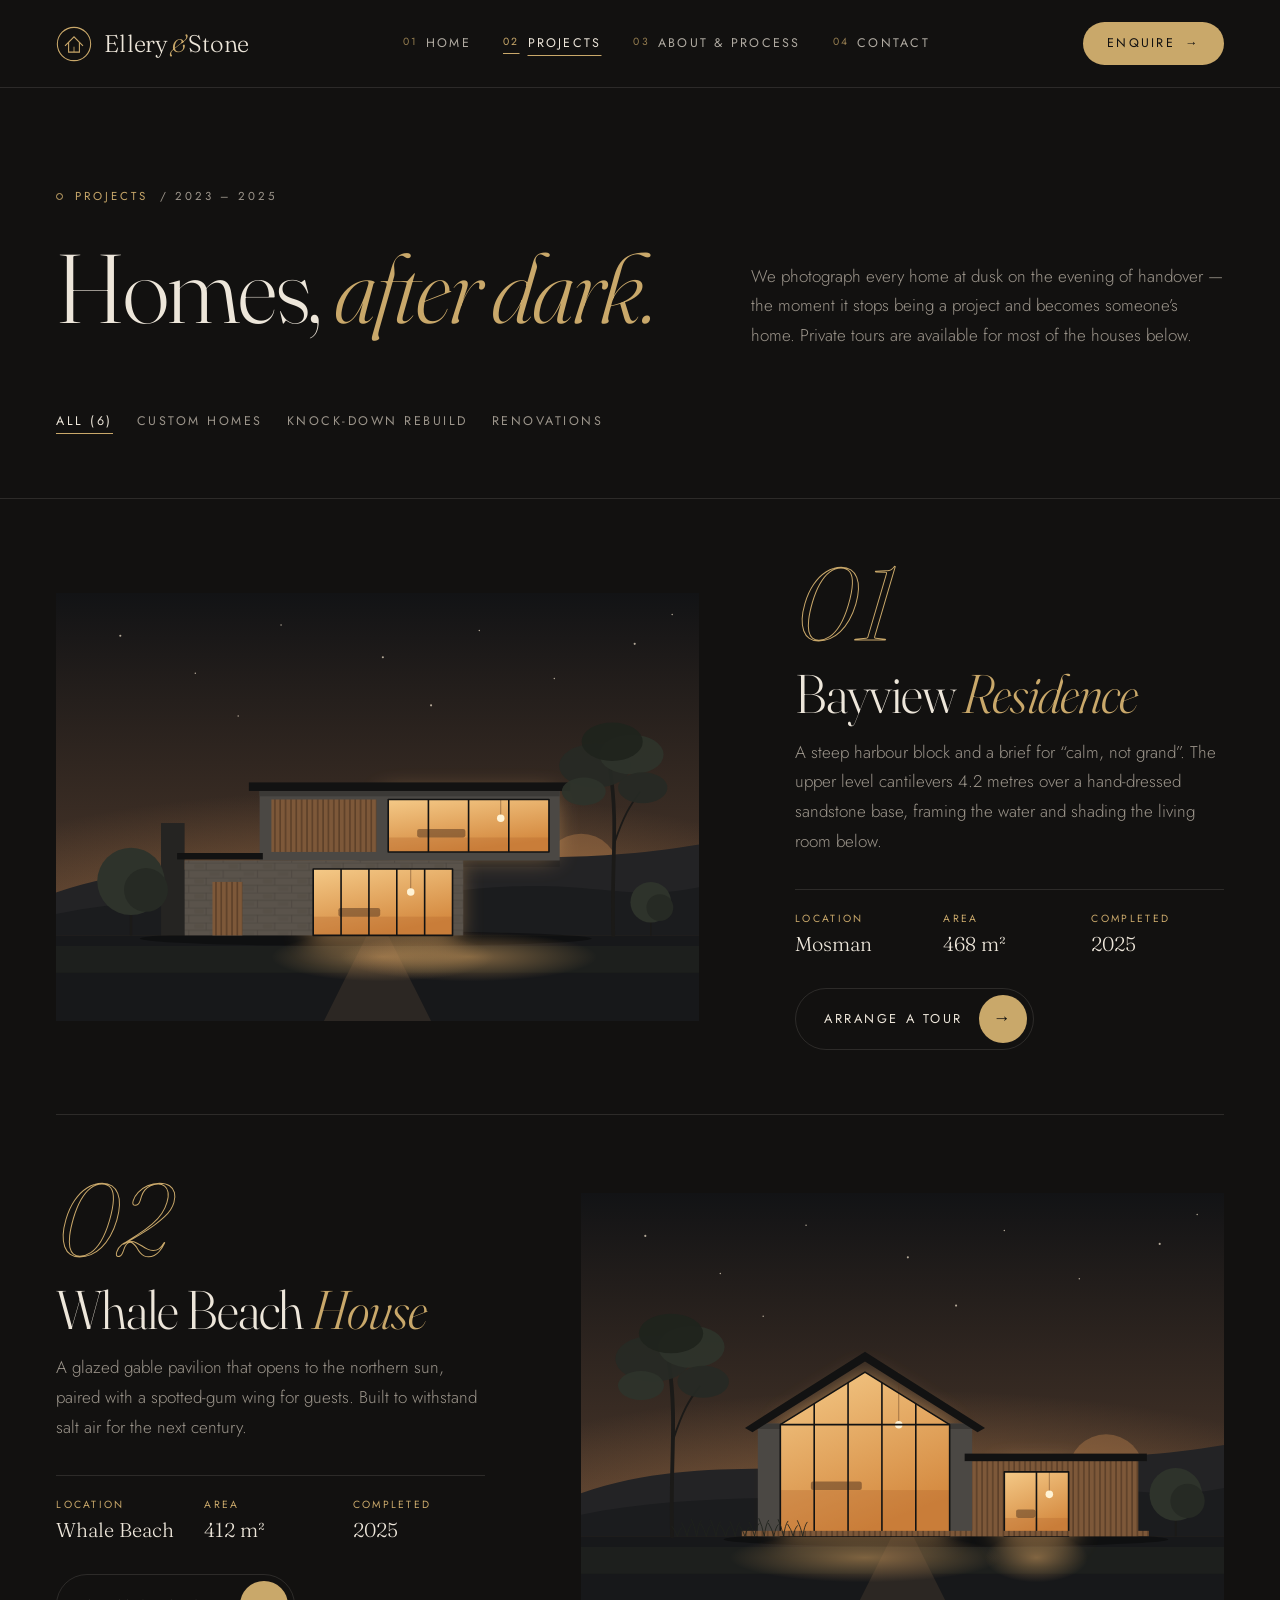
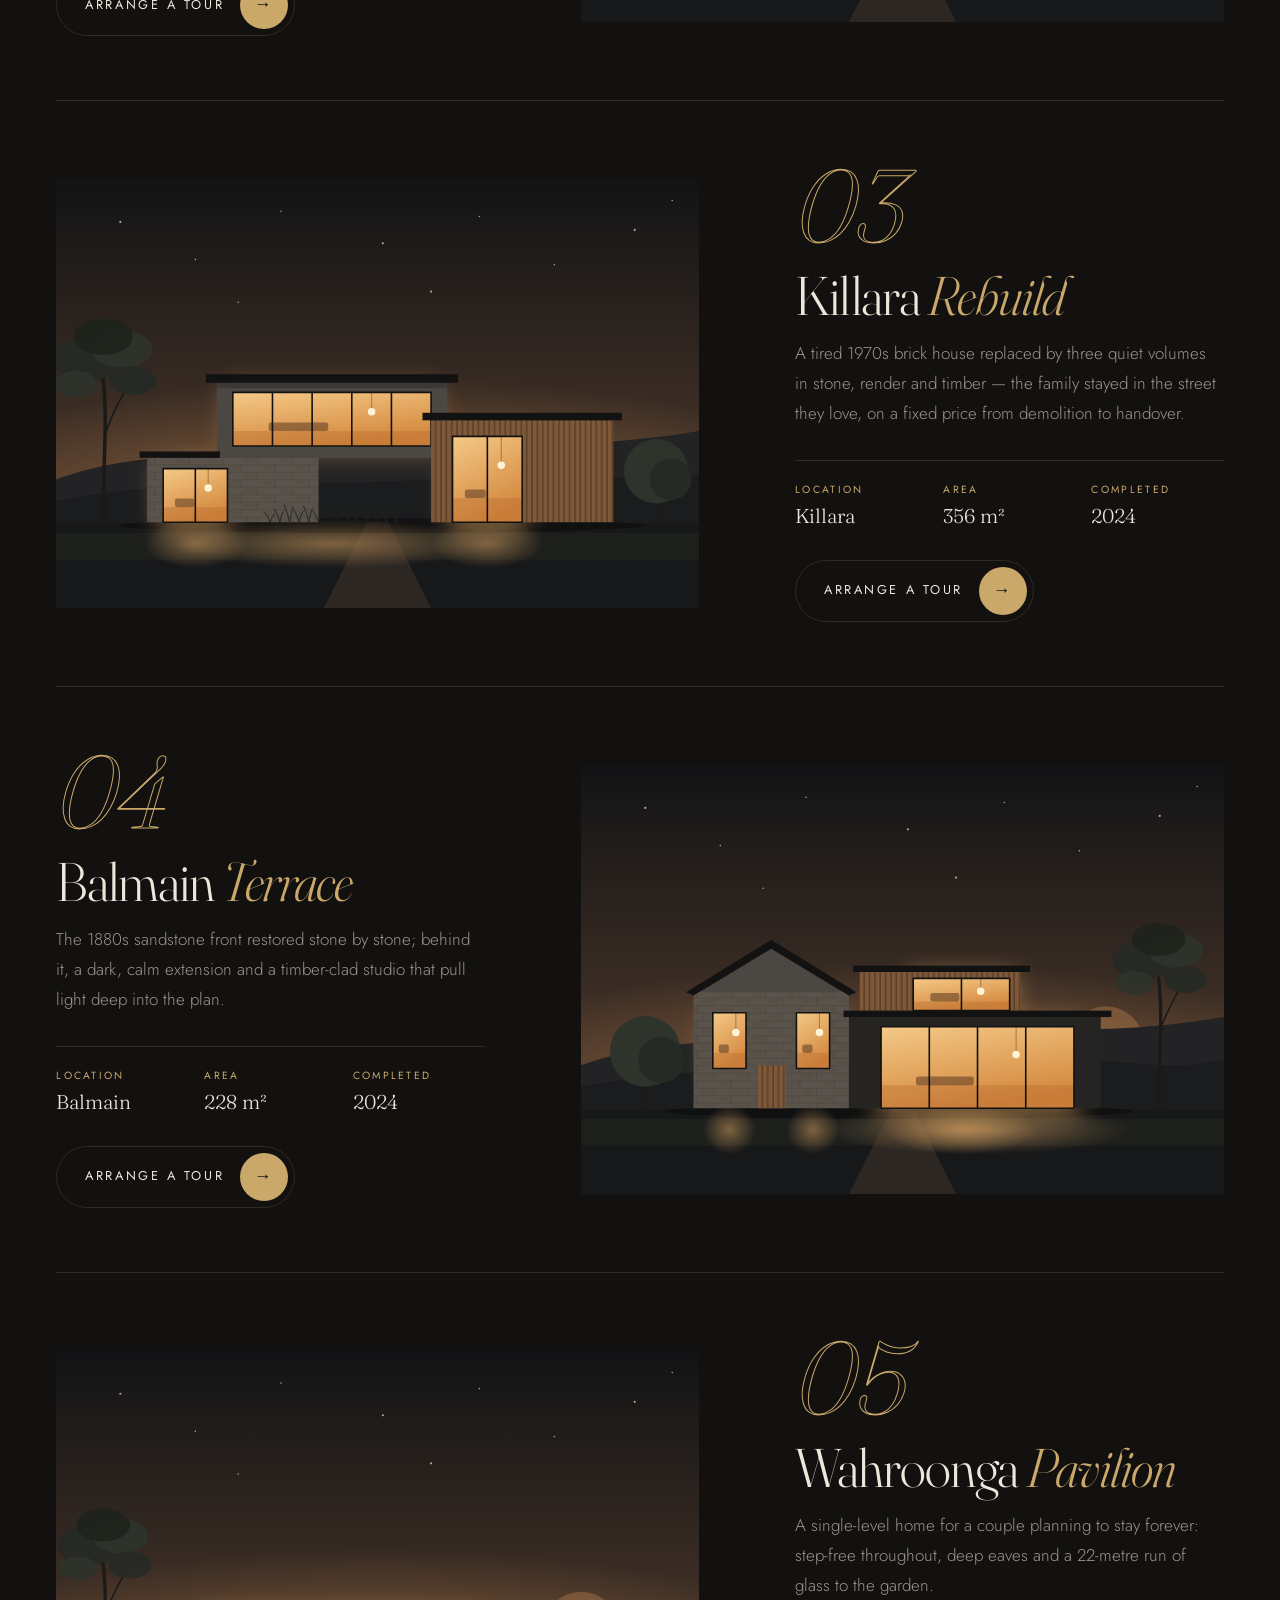
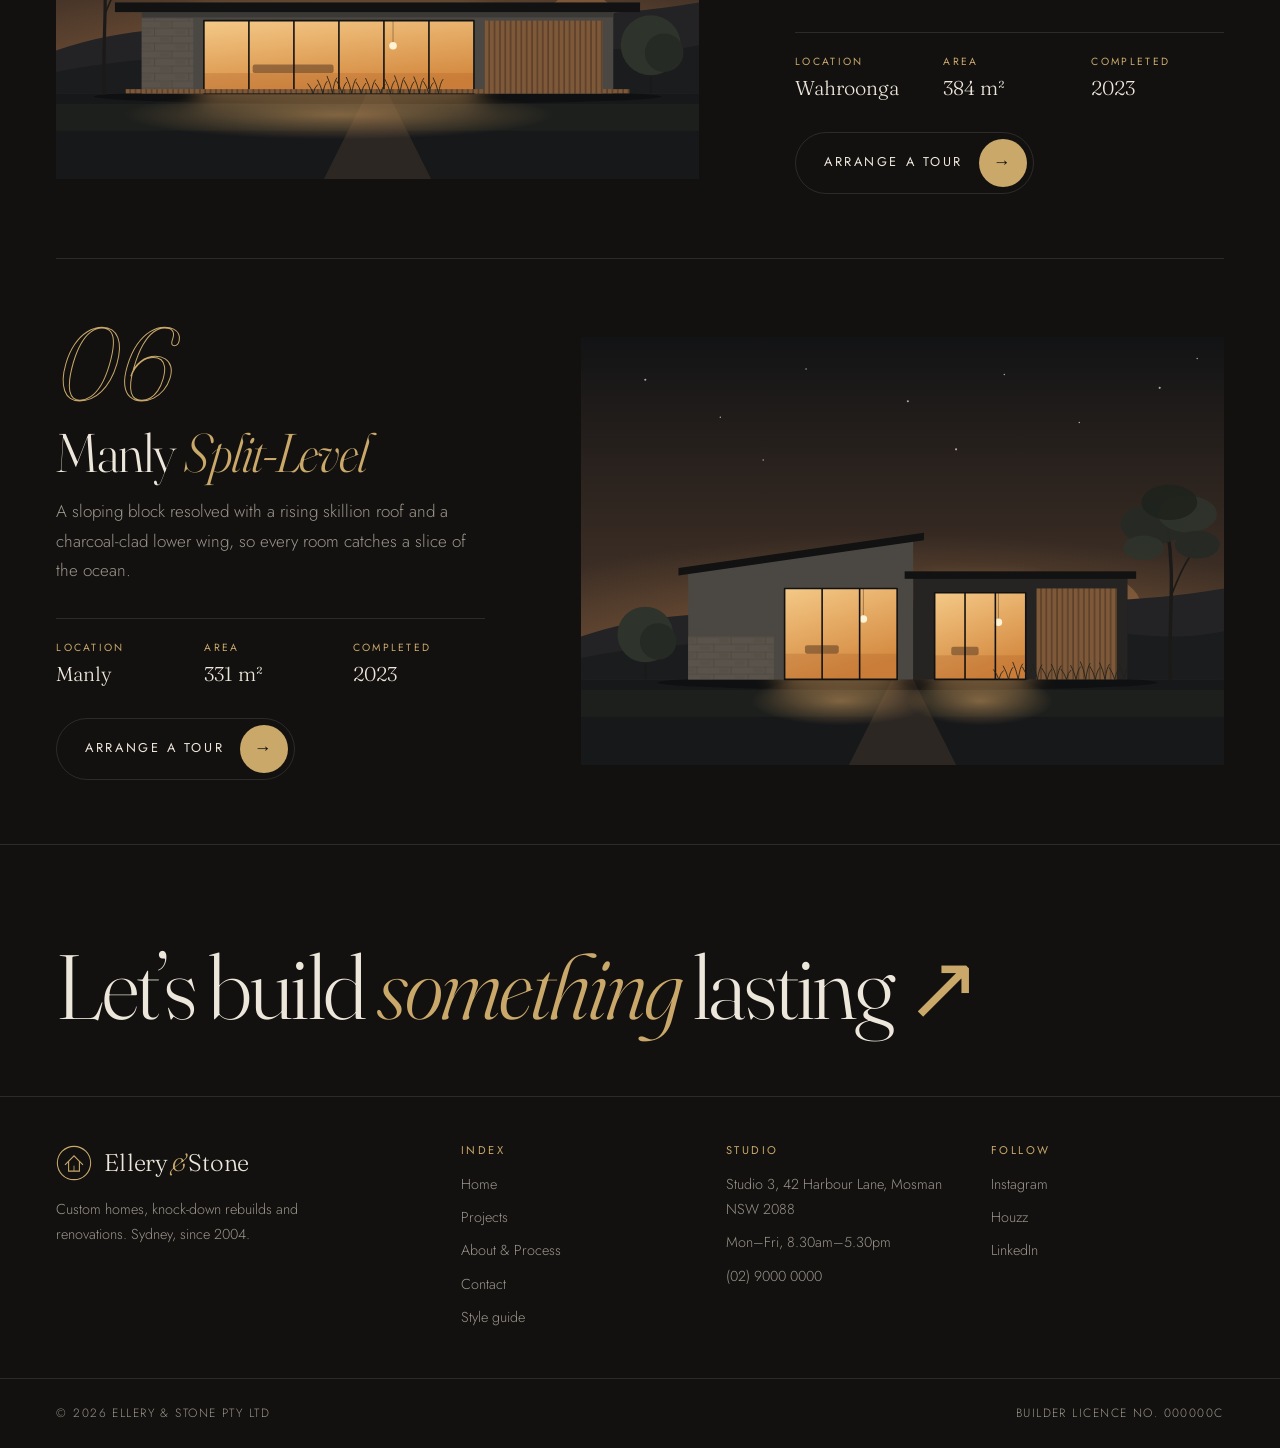
<file: concept-b/projects.html>
<!doctype html>
<html lang="en-AU">
<head>
<meta charset="utf-8">
<meta name="viewport" content="width=device-width, initial-scale=1">
<title>Projects — Ellery & Stone</title>
<meta name="description" content="Custom homes, knock-down rebuilds and renovations by Ellery & Stone, Sydney.">
<link rel="preconnect" href="https://fonts.googleapis.com">
<link rel="preconnect" href="https://fonts.gstatic.com" crossorigin>
<link href="https://fonts.googleapis.com/css2?family=Fraunces:ital,opsz,wght@0,9..144,300;0,9..144,400;1,9..144,300;1,9..144,400&family=Jost:wght@300;400;500&display=swap" rel="stylesheet">
<link rel="stylesheet" href="../assets/css/evening-timber.css">
</head>
<body class="b-projects">
<header class="header">
  <div class="header__inner">
    <a class="logo" href="index.html" aria-label="Ellery &amp; Stone home"><svg class="logo__mark" viewBox="0 0 40 40" fill="none" stroke="currentColor" stroke-width="1.2" aria-hidden="true"><circle cx="20" cy="20" r="18.5"/><path d="M10 22 20 12l10 10"/><path d="M14 18v11h12V18"/><path d="M20 29v-6" stroke-width=".9"/></svg><span class="logo__word">Ellery<em>&amp;</em>Stone</span></a>
    <nav class="nav" aria-label="Primary"><a href="index.html"><i>01</i>Home</a><a href="projects.html" aria-current="page"><i>02</i>Projects</a><a href="about.html"><i>03</i>About &amp; Process</a><a href="contact.html"><i>04</i>Contact</a></nav>
    <a class="header__cta" href="contact.html">Enquire <span aria-hidden="true">&rarr;</span></a>
    <button class="menu-btn" aria-label="Open menu" aria-expanded="false"><span>Menu</span></button>
  </div>
</header>
<nav class="mobile-nav" aria-label="Mobile"><a href="index.html"><i>01</i>Home</a><a href="projects.html" aria-current="page"><i>02</i>Projects</a><a href="about.html"><i>03</i>About &amp; Process</a><a href="contact.html"><i>04</i>Contact</a><p>(02) 9000 0000<br>hello@elleryandstone.com.au</p></nav>
<main>
  <section class="phero">
    <div class="wrap">
      <p class="label reveal">Projects <b>/ 2023 &ndash; 2025</b></p>
      <div class="phero__grid">
        <h1 class="reveal" style="--d:.08s">Homes, <em>after dark.</em></h1>
        <p class="reveal" style="--d:.16s">We photograph every home at dusk on the evening of handover &mdash; the moment it stops being a project and becomes someone&rsquo;s home. Private tours are available for most of the houses below.</p>
      </div>
      <div class="tabs reveal" role="group" aria-label="Filter projects" style="margin-top:48px">
        <button class="is-active" data-filter="all" aria-pressed="true">All (6)</button>
        <button data-filter="custom" aria-pressed="false">Custom homes</button>
        <button data-filter="kdr" aria-pressed="false">Knock-down rebuild</button>
        <button data-filter="reno" aria-pressed="false">Renovations</button>
      </div>
    </div>
  </section>

  <section class="wrap">
    <article class="feature" data-cat="custom">
      <div class="feature__media reveal"><img src="../assets/art/bayview-dusk.svg" alt="Bayview Residence at dusk"></div>
      <div class="reveal" style="--d:.1s">
        <span class="feature__no">01</span>
        <h2>Bayview <em>Residence</em></h2>
        <p>A steep harbour block and a brief for &ldquo;calm, not grand&rdquo;. The upper level cantilevers 4.2 metres over a hand-dressed sandstone base, framing the water and shading the living room below.</p>
        <dl><div><dt>Location</dt><dd>Mosman</dd></div><div><dt>Area</dt><dd>468 m&sup2;</dd></div><div><dt>Completed</dt><dd>2025</dd></div></dl>
        <a class="btn" href="contact.html">Arrange a tour <i>&rarr;</i></a>
      </div>
    </article>
    <article class="feature" data-cat="custom">
      <div class="feature__media reveal"><img src="../assets/art/coastal-dusk.svg" alt="Whale Beach House at dusk"></div>
      <div class="reveal" style="--d:.1s">
        <span class="feature__no">02</span>
        <h2>Whale Beach <em>House</em></h2>
        <p>A glazed gable pavilion that opens to the northern sun, paired with a spotted-gum wing for guests. Built to withstand salt air for the next century.</p>
        <dl><div><dt>Location</dt><dd>Whale Beach</dd></div><div><dt>Area</dt><dd>412 m&sup2;</dd></div><div><dt>Completed</dt><dd>2025</dd></div></dl>
        <a class="btn" href="contact.html">Arrange a tour <i>&rarr;</i></a>
      </div>
    </article>
    <article class="feature" data-cat="kdr">
      <div class="feature__media reveal"><img src="../assets/art/kdr-dusk.svg" alt="Killara Rebuild at dusk"></div>
      <div class="reveal" style="--d:.1s">
        <span class="feature__no">03</span>
        <h2>Killara <em>Rebuild</em></h2>
        <p>A tired 1970s brick house replaced by three quiet volumes in stone, render and timber &mdash; the family stayed in the street they love, on a fixed price from demolition to handover.</p>
        <dl><div><dt>Location</dt><dd>Killara</dd></div><div><dt>Area</dt><dd>356 m&sup2;</dd></div><div><dt>Completed</dt><dd>2024</dd></div></dl>
        <a class="btn" href="contact.html">Arrange a tour <i>&rarr;</i></a>
      </div>
    </article>
    <article class="feature" data-cat="reno">
      <div class="feature__media reveal"><img src="../assets/art/terrace-dusk.svg" alt="Balmain Terrace at dusk"></div>
      <div class="reveal" style="--d:.1s">
        <span class="feature__no">04</span>
        <h2>Balmain <em>Terrace</em></h2>
        <p>The 1880s sandstone front restored stone by stone; behind it, a dark, calm extension and a timber-clad studio that pull light deep into the plan.</p>
        <dl><div><dt>Location</dt><dd>Balmain</dd></div><div><dt>Area</dt><dd>228 m&sup2;</dd></div><div><dt>Completed</dt><dd>2024</dd></div></dl>
        <a class="btn" href="contact.html">Arrange a tour <i>&rarr;</i></a>
      </div>
    </article>
    <article class="feature" data-cat="kdr">
      <div class="feature__media reveal"><img src="../assets/art/pavilion-dusk.svg" alt="Wahroonga Pavilion at dusk"></div>
      <div class="reveal" style="--d:.1s">
        <span class="feature__no">05</span>
        <h2>Wahroonga <em>Pavilion</em></h2>
        <p>A single-level home for a couple planning to stay forever: step-free throughout, deep eaves and a 22-metre run of glass to the garden.</p>
        <dl><div><dt>Location</dt><dd>Wahroonga</dd></div><div><dt>Area</dt><dd>384 m&sup2;</dd></div><div><dt>Completed</dt><dd>2023</dd></div></dl>
        <a class="btn" href="contact.html">Arrange a tour <i>&rarr;</i></a>
      </div>
    </article>
    <article class="feature" data-cat="custom" style="border-bottom:0">
      <div class="feature__media reveal"><img src="../assets/art/skillion-dusk.svg" alt="Manly Split-Level at dusk"></div>
      <div class="reveal" style="--d:.1s">
        <span class="feature__no">06</span>
        <h2>Manly <em>Split-Level</em></h2>
        <p>A sloping block resolved with a rising skillion roof and a charcoal-clad lower wing, so every room catches a slice of the ocean.</p>
        <dl><div><dt>Location</dt><dd>Manly</dd></div><div><dt>Area</dt><dd>331 m&sup2;</dd></div><div><dt>Completed</dt><dd>2023</dd></div></dl>
        <a class="btn" href="contact.html">Arrange a tour <i>&rarr;</i></a>
      </div>
    </article>
  </section>
</main>
<footer class="footer">
  <div class="footer__big"><a href="contact.html">Let&rsquo;s build <em>something</em> lasting <span aria-hidden="true">&#8599;</span></a></div>
  <div class="footer__grid">
    <div class="footer__brand"><a class="logo" href="index.html"><svg class="logo__mark" viewBox="0 0 40 40" fill="none" stroke="currentColor" stroke-width="1.2" aria-hidden="true"><circle cx="20" cy="20" r="18.5"/><path d="M10 22 20 12l10 10"/><path d="M14 18v11h12V18"/><path d="M20 29v-6" stroke-width=".9"/></svg><span class="logo__word">Ellery<em>&amp;</em>Stone</span></a>
      <p>Custom homes, knock-down rebuilds and renovations. Sydney, since 2004.</p></div>
    <div><h4>Index</h4><ul><li><a href="index.html">Home</a></li><li><a href="projects.html">Projects</a></li><li><a href="about.html">About &amp; Process</a></li><li><a href="contact.html">Contact</a></li><li><a href="styleguide.html">Style guide</a></li></ul></div>
    <div><h4>Studio</h4><ul><li>Studio 3, 42 Harbour Lane, Mosman NSW 2088</li><li>Mon&ndash;Fri, 8.30am&ndash;5.30pm</li><li><a href="tel:+61290000000">(02) 9000 0000</a></li></ul></div>
    <div><h4>Follow</h4><ul><li><a href="#">Instagram</a></li><li><a href="#">Houzz</a></li><li><a href="#">LinkedIn</a></li></ul></div>
  </div>
  <div class="footer__base"><span>&copy; <span data-year>2026</span> Ellery &amp; Stone Pty Ltd</span><span>Builder Licence No. 000000C</span></div>
</footer>
<script src="../assets/js/site.js"></script>
</body>
</html>
</file>
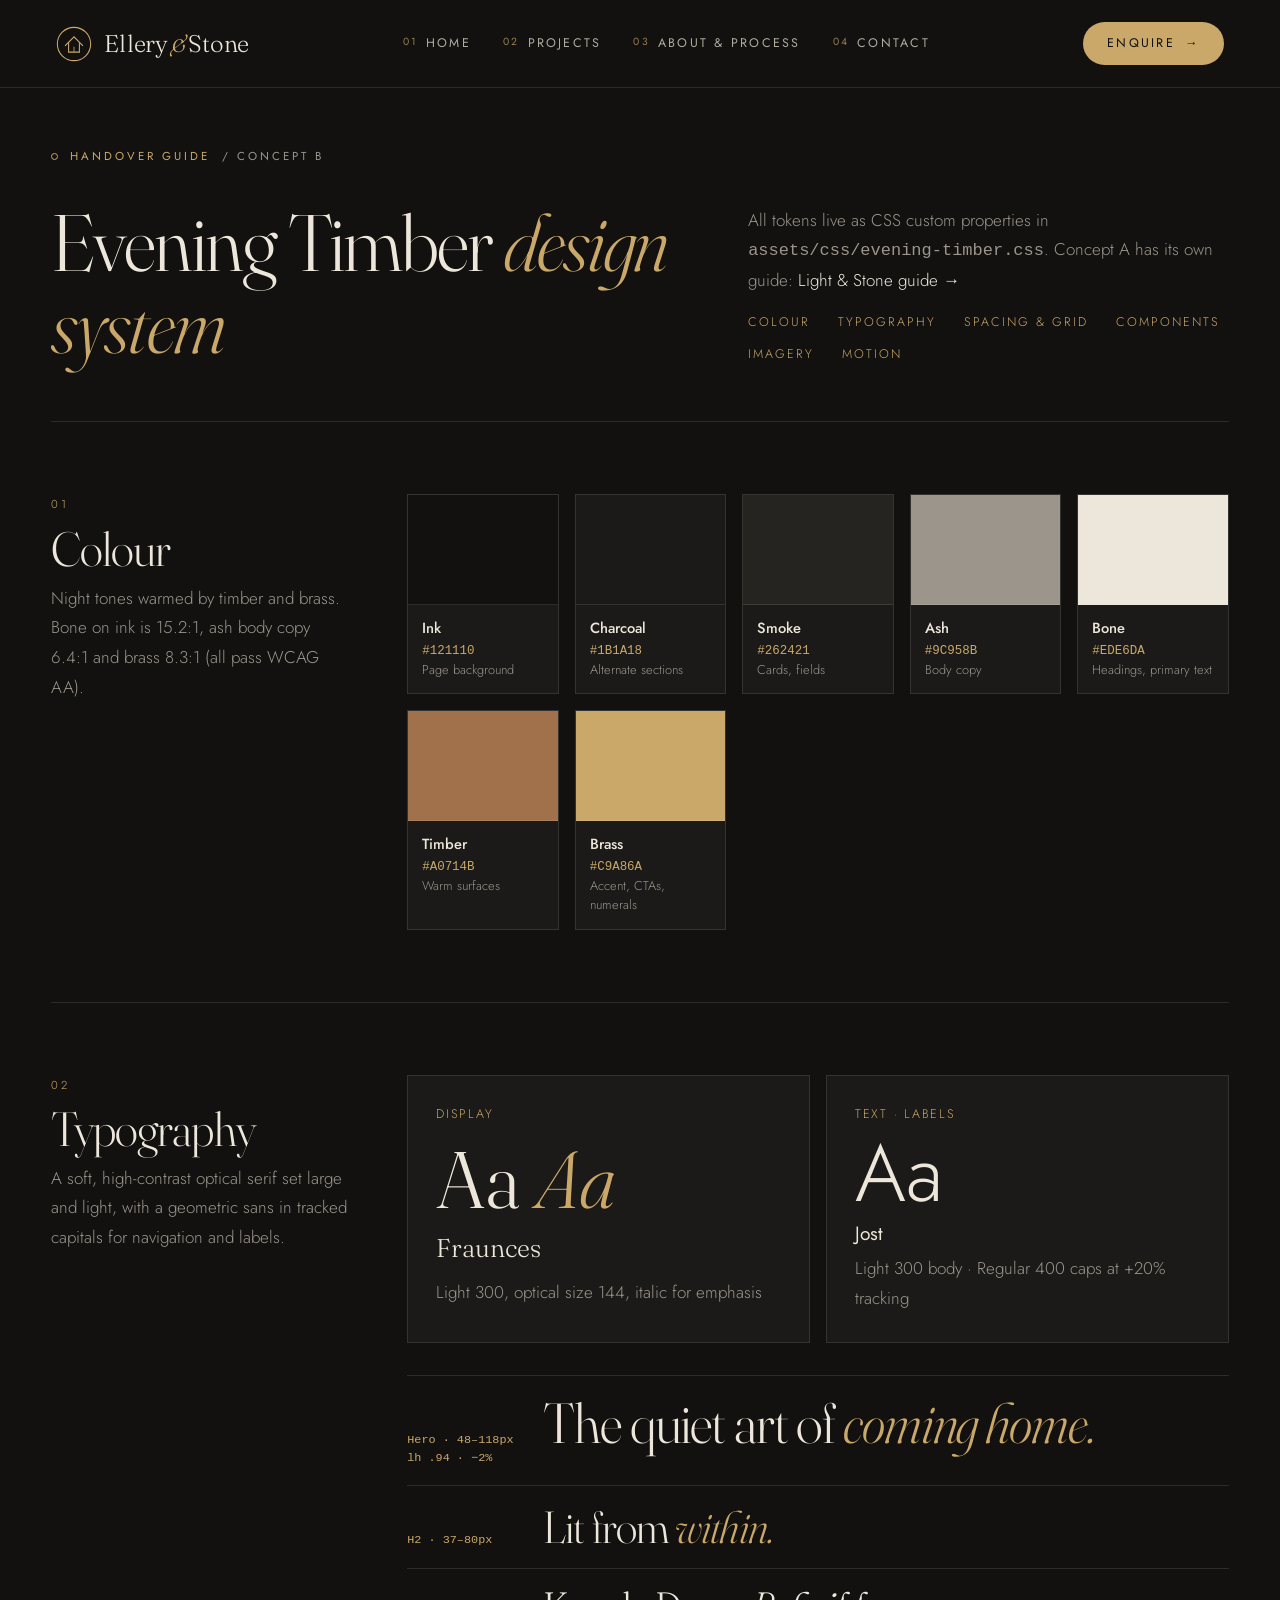
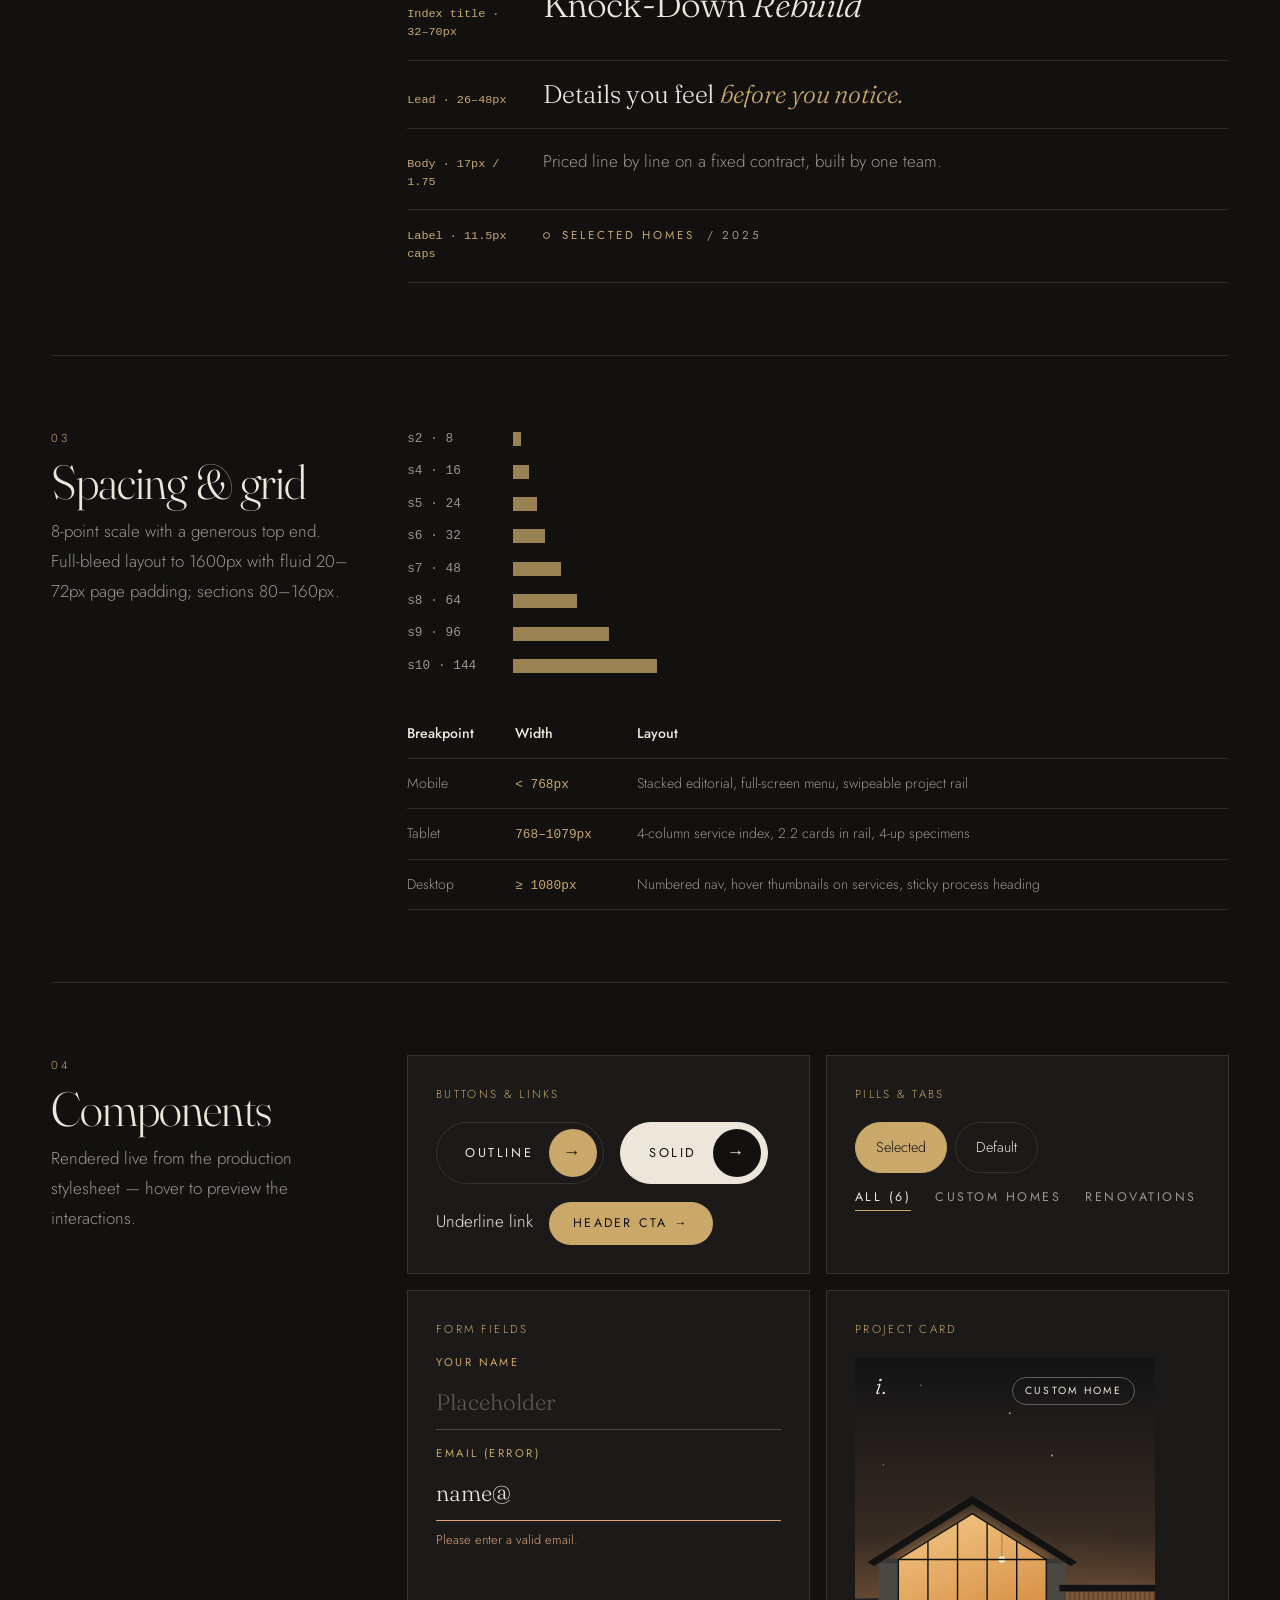
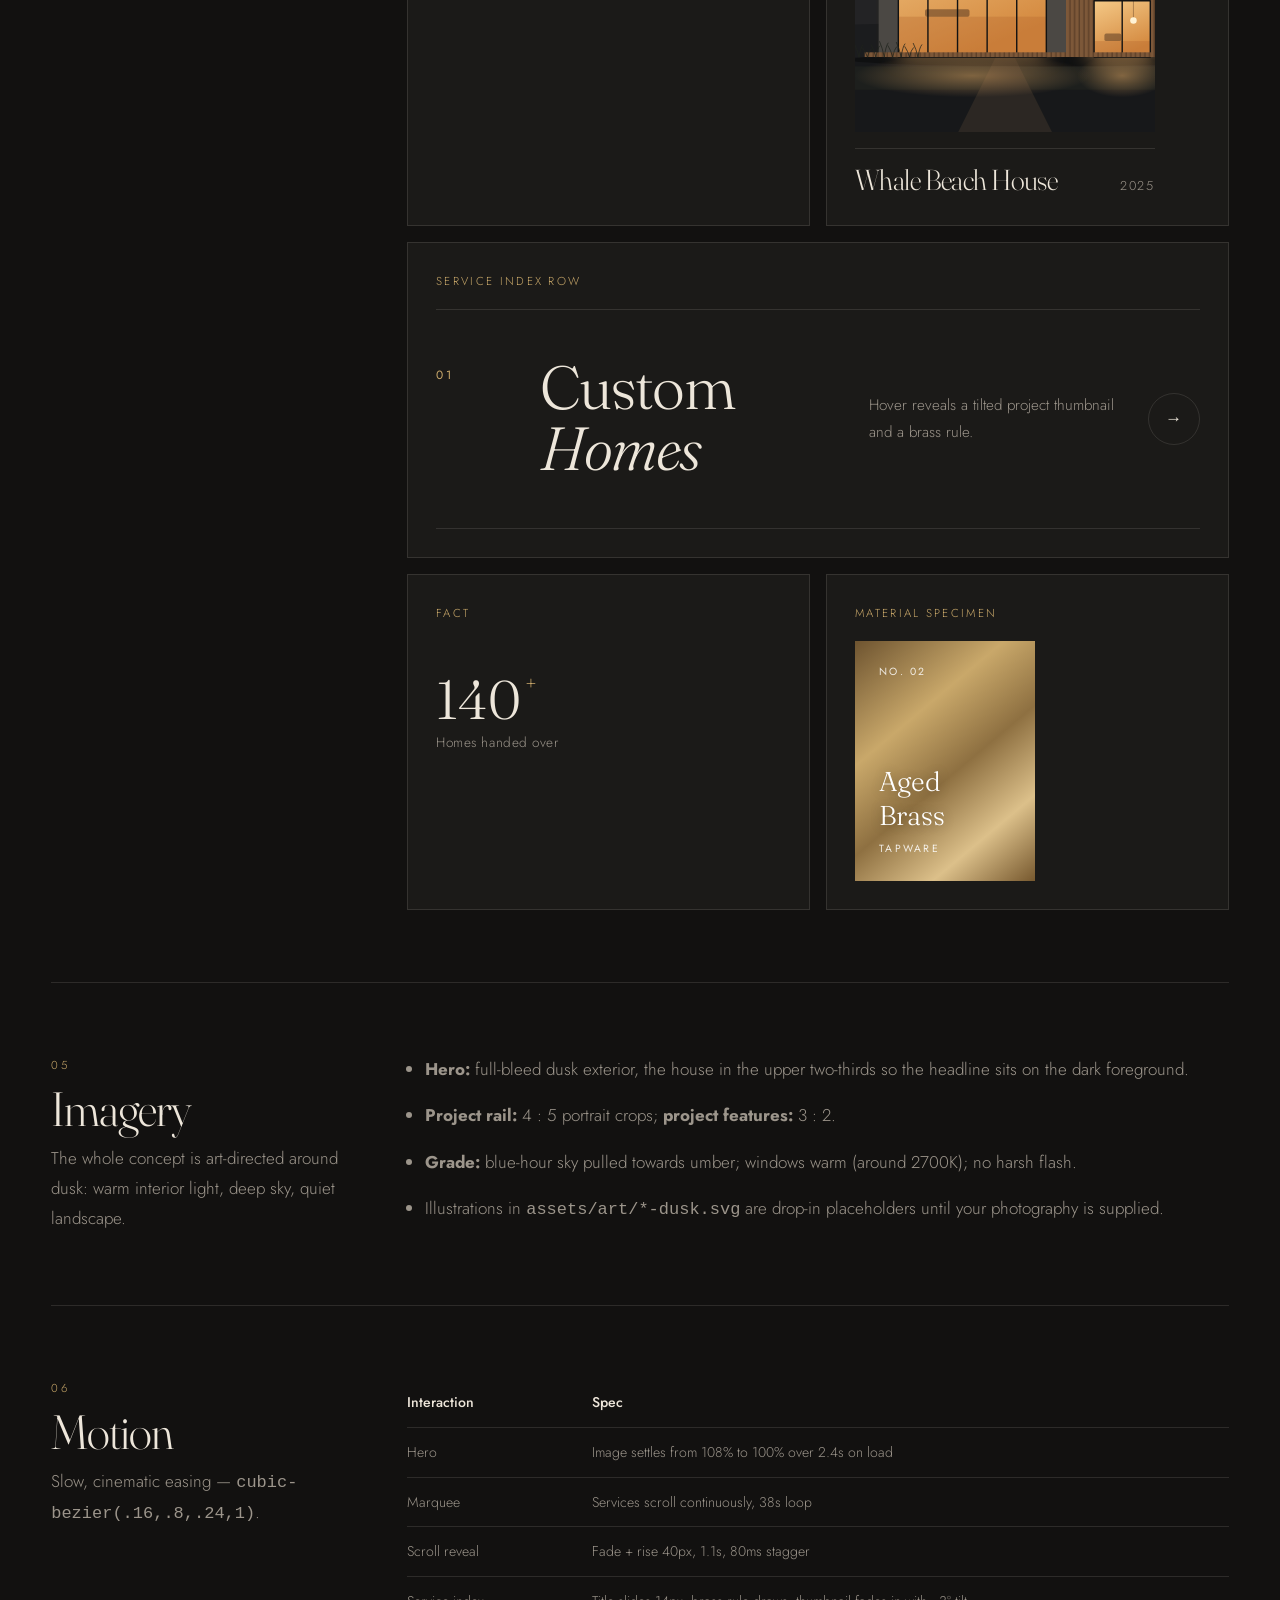
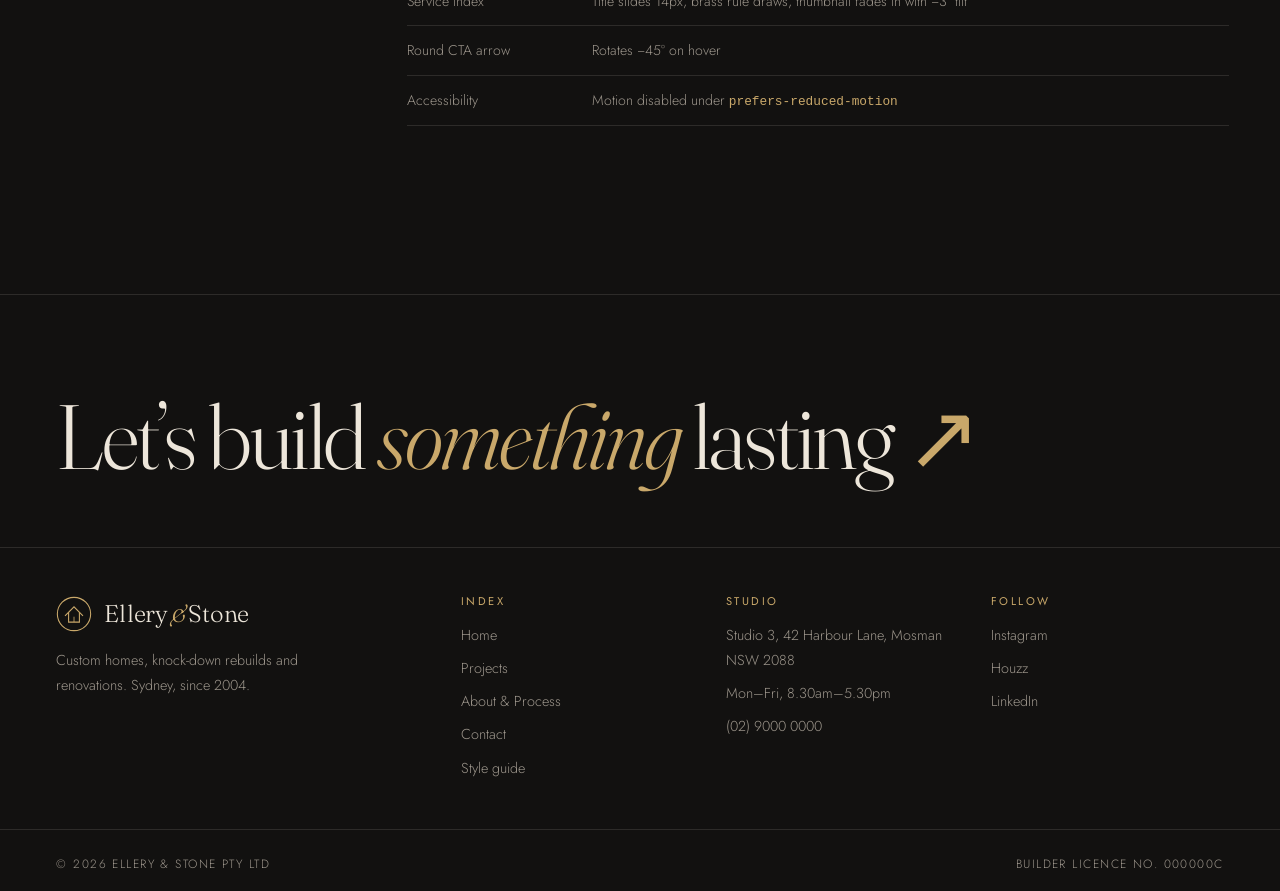
<file: concept-b/styleguide.html>
<!doctype html>
<html lang="en-AU">
<head>
<meta charset="utf-8">
<meta name="viewport" content="width=device-width, initial-scale=1">
<title>Style Guide & Handover — Concept B “Evening Timber”</title>
<meta name="description" content="Fonts, colours, spacing rules and UI components for the Evening Timber website redesign.">
<link rel="preconnect" href="https://fonts.googleapis.com">
<link rel="preconnect" href="https://fonts.gstatic.com" crossorigin>
<link href="https://fonts.googleapis.com/css2?family=Fraunces:ital,opsz,wght@0,9..144,300;0,9..144,400;1,9..144,300;1,9..144,400&family=Jost:wght@300;400;500&display=swap" rel="stylesheet">
<link rel="stylesheet" href="../assets/css/evening-timber.css">
</head>
<body class="b-guide">
<header class="header">
  <div class="header__inner">
    <a class="logo" href="index.html" aria-label="Ellery &amp; Stone home"><svg class="logo__mark" viewBox="0 0 40 40" fill="none" stroke="currentColor" stroke-width="1.2" aria-hidden="true"><circle cx="20" cy="20" r="18.5"/><path d="M10 22 20 12l10 10"/><path d="M14 18v11h12V18"/><path d="M20 29v-6" stroke-width=".9"/></svg><span class="logo__word">Ellery<em>&amp;</em>Stone</span></a>
    <nav class="nav" aria-label="Primary"><a href="index.html"><i>01</i>Home</a><a href="projects.html"><i>02</i>Projects</a><a href="about.html"><i>03</i>About &amp; Process</a><a href="contact.html"><i>04</i>Contact</a></nav>
    <a class="header__cta" href="contact.html">Enquire <span aria-hidden="true">&rarr;</span></a>
    <button class="menu-btn" aria-label="Open menu" aria-expanded="false"><span>Menu</span></button>
  </div>
</header>
<nav class="mobile-nav" aria-label="Mobile"><a href="index.html"><i>01</i>Home</a><a href="projects.html"><i>02</i>Projects</a><a href="about.html"><i>03</i>About &amp; Process</a><a href="contact.html"><i>04</i>Contact</a><p>(02) 9000 0000<br>hello@elleryandstone.com.au</p></nav>
<link rel="stylesheet" href="../assets/css/guide.css">
<main class="g" style="--g-line:var(--line);--g-surface:var(--char);--g-head:var(--bone);--g-accent:var(--brass);--g-invert:var(--bone)">
  <div class="g-wrap">
    <div class="g-top">
      <div><p class="label">Handover guide <b>/ Concept B</b></p><h1 style="margin-top:24px">Evening Timber <em>design system</em></h1></div>
      <div>
        <p>All tokens live as CSS custom properties in <code>assets/css/evening-timber.css</code>. Concept A has its own guide: <a class="ulink" href="../styleguide.html">Light &amp; Stone guide &rarr;</a></p>
        <nav class="g-toc"><a href="#colour">Colour</a><a href="#type">Typography</a><a href="#space">Spacing &amp; grid</a><a href="#ui">Components</a><a href="#imagery">Imagery</a><a href="#motion">Motion</a></nav>
      </div>
    </div>

    <section class="g-sec" id="colour">
      <header><span>01</span><h2>Colour</h2><p>Night tones warmed by timber and brass. Bone on ink is 15.2:1, ash body copy 6.4:1 and brass 8.3:1 (all pass WCAG AA).</p></header>
      <div class="g-swatches">
        <div class="g-sw"><i style="background:#121110"></i><div><b>Ink</b><code>#121110</code><br>Page background</div></div>
        <div class="g-sw"><i style="background:#1B1A18"></i><div><b>Charcoal</b><code>#1B1A18</code><br>Alternate sections</div></div>
        <div class="g-sw"><i style="background:#262421"></i><div><b>Smoke</b><code>#262421</code><br>Cards, fields</div></div>
        <div class="g-sw"><i style="background:#9C958B"></i><div><b>Ash</b><code>#9C958B</code><br>Body copy</div></div>
        <div class="g-sw"><i style="background:#EDE6DA"></i><div><b>Bone</b><code>#EDE6DA</code><br>Headings, primary text</div></div>
        <div class="g-sw"><i style="background:#A0714B"></i><div><b>Timber</b><code>#A0714B</code><br>Warm surfaces</div></div>
        <div class="g-sw"><i style="background:#C9A86A"></i><div><b>Brass</b><code>#C9A86A</code><br>Accent, CTAs, numerals</div></div>
      </div>
    </section>

    <section class="g-sec" id="type">
      <header><span>02</span><h2>Typography</h2><p>A soft, high-contrast optical serif set large and light, with a geometric sans in tracked capitals for navigation and labels.</p></header>
      <div style="display:grid;gap:32px">
        <div class="g-fonts">
          <div class="g-font"><small>Display</small><span class="aa" style="font-family:var(--serif);font-weight:300">Aa <em style="color:var(--brass)">Aa</em></span><b style="font:300 1.6rem/1.2 var(--serif);color:var(--bone)">Fraunces</b><span>Light 300, optical size 144, italic for emphasis</span></div>
          <div class="g-font"><small>Text &middot; Labels</small><span class="aa" style="font-family:var(--sans);font-weight:300">Aa</span><b style="font:400 1.2rem/1.3 var(--sans);color:var(--bone)">Jost</b><span>Light 300 body &middot; Regular 400 caps at +20% tracking</span></div>
        </div>
        <div class="g-scale">
          <div><code>Hero &middot; 48&ndash;118px<br>lh .94 &middot; &minus;2%</code><h1 style="font-size:clamp(2.6rem,4.4vw,4.6rem)">The quiet art of <em>coming home.</em></h1></div>
          <div><code>H2 &middot; 37&ndash;80px</code><h2 style="font-size:2.8rem">Lit from <em>within.</em></h2></div>
          <div><code>Index title &middot; 32&ndash;70px</code><span class="index__title" style="font-size:2.2rem">Knock-Down <em>Rebuild</em></span></div>
          <div><code>Lead &middot; 26&ndash;48px</code><p class="intro__lead" style="font-size:1.6rem;margin:0">Details you feel <em>before you notice.</em></p></div>
          <div><code>Body &middot; 17px / 1.75</code><p style="margin:0">Priced line by line on a fixed contract, built by one team.</p></div>
          <div><code>Label &middot; 11.5px caps</code><p class="label" style="margin:0">Selected homes <b>/ 2025</b></p></div>
        </div>
      </div>
    </section>

    <section class="g-sec" id="space">
      <header><span>03</span><h2>Spacing &amp; grid</h2><p>8-point scale with a generous top end. Full-bleed layout to 1600px with fluid 20&ndash;72px page padding; sections 80&ndash;160px.</p></header>
      <div style="display:grid;gap:32px">
        <div class="g-space">
          <div><code>s2 &middot; 8</code><i style="width:8px"></i></div><div><code>s4 &middot; 16</code><i style="width:16px"></i></div>
          <div><code>s5 &middot; 24</code><i style="width:24px"></i></div><div><code>s6 &middot; 32</code><i style="width:32px"></i></div>
          <div><code>s7 &middot; 48</code><i style="width:48px"></i></div><div><code>s8 &middot; 64</code><i style="width:64px"></i></div>
          <div><code>s9 &middot; 96</code><i style="width:96px"></i></div><div><code>s10 &middot; 144</code><i style="width:144px"></i></div>
        </div>
        <table class="g-table">
          <tr><th>Breakpoint</th><th>Width</th><th>Layout</th></tr>
          <tr><td>Mobile</td><td><code>&lt; 768px</code></td><td>Stacked editorial, full-screen menu, swipeable project rail</td></tr>
          <tr><td>Tablet</td><td><code>768&ndash;1079px</code></td><td>4-column service index, 2.2 cards in rail, 4-up specimens</td></tr>
          <tr><td>Desktop</td><td><code>&ge; 1080px</code></td><td>Numbered nav, hover thumbnails on services, sticky process heading</td></tr>
        </table>
      </div>
    </section>

    <section class="g-sec" id="ui">
      <header><span>04</span><h2>Components</h2><p>Rendered live from the production stylesheet &mdash; hover to preview the interactions.</p></header>
      <div class="g-grid2">
        <div class="g-panel"><small>Buttons &amp; links</small>
          <div class="g-row"><a class="btn" href="#ui">Outline <i>&rarr;</i></a><a class="btn btn--solid" href="#ui">Solid <i>&rarr;</i></a></div>
          <div class="g-row"><a class="ulink" href="#ui">Underline link</a><a class="header__cta" style="display:inline-flex" href="#ui">Header CTA &rarr;</a></div>
        </div>
        <div class="g-panel"><small>Pills &amp; tabs</small>
          <div class="pills"><label class="pill"><input type="radio" name="g" checked><span>Selected</span></label><label class="pill"><input type="radio" name="g"><span>Default</span></label></div>
          <div class="tabs"><button class="is-active">All (6)</button><button>Custom homes</button><button>Renovations</button></div>
        </div>
        <div class="g-panel"><small>Form fields</small>
          <div class="field"><label for="g1">Your name</label><input class="input" id="g1" placeholder="Placeholder"></div>
          <div class="field is-invalid"><label for="g3">Email (error)</label><input class="input" id="g3" value="name@"><span class="field__error">Please enter a valid email.</span></div>
        </div>
        <div class="g-panel"><small>Project card</small>
          <a class="card" href="projects.html" style="max-width:300px"><div class="card__media"><img src="../assets/art/coastal-dusk.svg" alt="Card example"><span class="card__no">i.</span><span class="card__cat">Custom home</span></div><div class="card__meta"><h3>Whale Beach House</h3><span>2025</span></div></a>
        </div>
        <div class="g-panel" style="grid-column:1/-1"><small>Service index row</small>
          <div class="index" style="margin:0"><a class="index__row" href="projects.html"><span class="index__num">01</span><span class="index__title">Custom <em>Homes</em></span><p class="index__desc">Hover reveals a tilted project thumbnail and a brass rule.</p><span class="index__arrow">&rarr;</span><span class="index__thumb"><img src="../assets/art/coastal-dusk.svg" alt=""></span></a></div>
        </div>
        <div class="g-panel"><small>Fact</small><div class="fact" style="border:0"><b>140<sup>+</sup></b><span>Homes handed over</span></div></div>
        <div class="g-panel"><small>Material specimen</small><div class="specimen sp-brass" style="max-width:180px"><span>No. 02</span><div><b>Aged Brass</b><span>Tapware</span></div></div></div>
      </div>
    </section>

    <section class="g-sec" id="imagery">
      <header><span>05</span><h2>Imagery</h2><p>The whole concept is art-directed around dusk: warm interior light, deep sky, quiet landscape.</p></header>
      <ul class="g-list">
        <li><b>Hero:</b> full-bleed dusk exterior, the house in the upper two-thirds so the headline sits on the dark foreground.</li>
        <li><b>Project rail:</b> 4 : 5 portrait crops; <b>project features:</b> 3 : 2.</li>
        <li><b>Grade:</b> blue-hour sky pulled towards umber; windows warm (around 2700K); no harsh flash.</li>
        <li>Illustrations in <code>assets/art/*-dusk.svg</code> are drop-in placeholders until your photography is supplied.</li>
      </ul>
    </section>

    <section class="g-sec" id="motion" style="border:0">
      <header><span>06</span><h2>Motion</h2><p>Slow, cinematic easing &mdash; <code>cubic-bezier(.16,.8,.24,1)</code>.</p></header>
      <table class="g-table">
        <tr><th>Interaction</th><th>Spec</th></tr>
        <tr><td>Hero</td><td>Image settles from 108% to 100% over 2.4s on load</td></tr>
        <tr><td>Marquee</td><td>Services scroll continuously, 38s loop</td></tr>
        <tr><td>Scroll reveal</td><td>Fade + rise 40px, 1.1s, 80ms stagger</td></tr>
        <tr><td>Service index</td><td>Title slides 14px, brass rule draws, thumbnail fades in with &minus;3&deg; tilt</td></tr>
        <tr><td>Round CTA arrow</td><td>Rotates &minus;45&deg; on hover</td></tr>
        <tr><td>Accessibility</td><td>Motion disabled under <code>prefers-reduced-motion</code></td></tr>
      </table>
    </section>
  </div>
</main>
<footer class="footer">
  <div class="footer__big"><a href="contact.html">Let&rsquo;s build <em>something</em> lasting <span aria-hidden="true">&#8599;</span></a></div>
  <div class="footer__grid">
    <div class="footer__brand"><a class="logo" href="index.html"><svg class="logo__mark" viewBox="0 0 40 40" fill="none" stroke="currentColor" stroke-width="1.2" aria-hidden="true"><circle cx="20" cy="20" r="18.5"/><path d="M10 22 20 12l10 10"/><path d="M14 18v11h12V18"/><path d="M20 29v-6" stroke-width=".9"/></svg><span class="logo__word">Ellery<em>&amp;</em>Stone</span></a>
      <p>Custom homes, knock-down rebuilds and renovations. Sydney, since 2004.</p></div>
    <div><h4>Index</h4><ul><li><a href="index.html">Home</a></li><li><a href="projects.html">Projects</a></li><li><a href="about.html">About &amp; Process</a></li><li><a href="contact.html">Contact</a></li><li><a href="styleguide.html">Style guide</a></li></ul></div>
    <div><h4>Studio</h4><ul><li>Studio 3, 42 Harbour Lane, Mosman NSW 2088</li><li>Mon&ndash;Fri, 8.30am&ndash;5.30pm</li><li><a href="tel:+61290000000">(02) 9000 0000</a></li></ul></div>
    <div><h4>Follow</h4><ul><li><a href="#">Instagram</a></li><li><a href="#">Houzz</a></li><li><a href="#">LinkedIn</a></li></ul></div>
  </div>
  <div class="footer__base"><span>&copy; <span data-year>2026</span> Ellery &amp; Stone Pty Ltd</span><span>Builder Licence No. 000000C</span></div>
</footer>
<script src="../assets/js/site.js"></script>
</body>
</html>
</file>
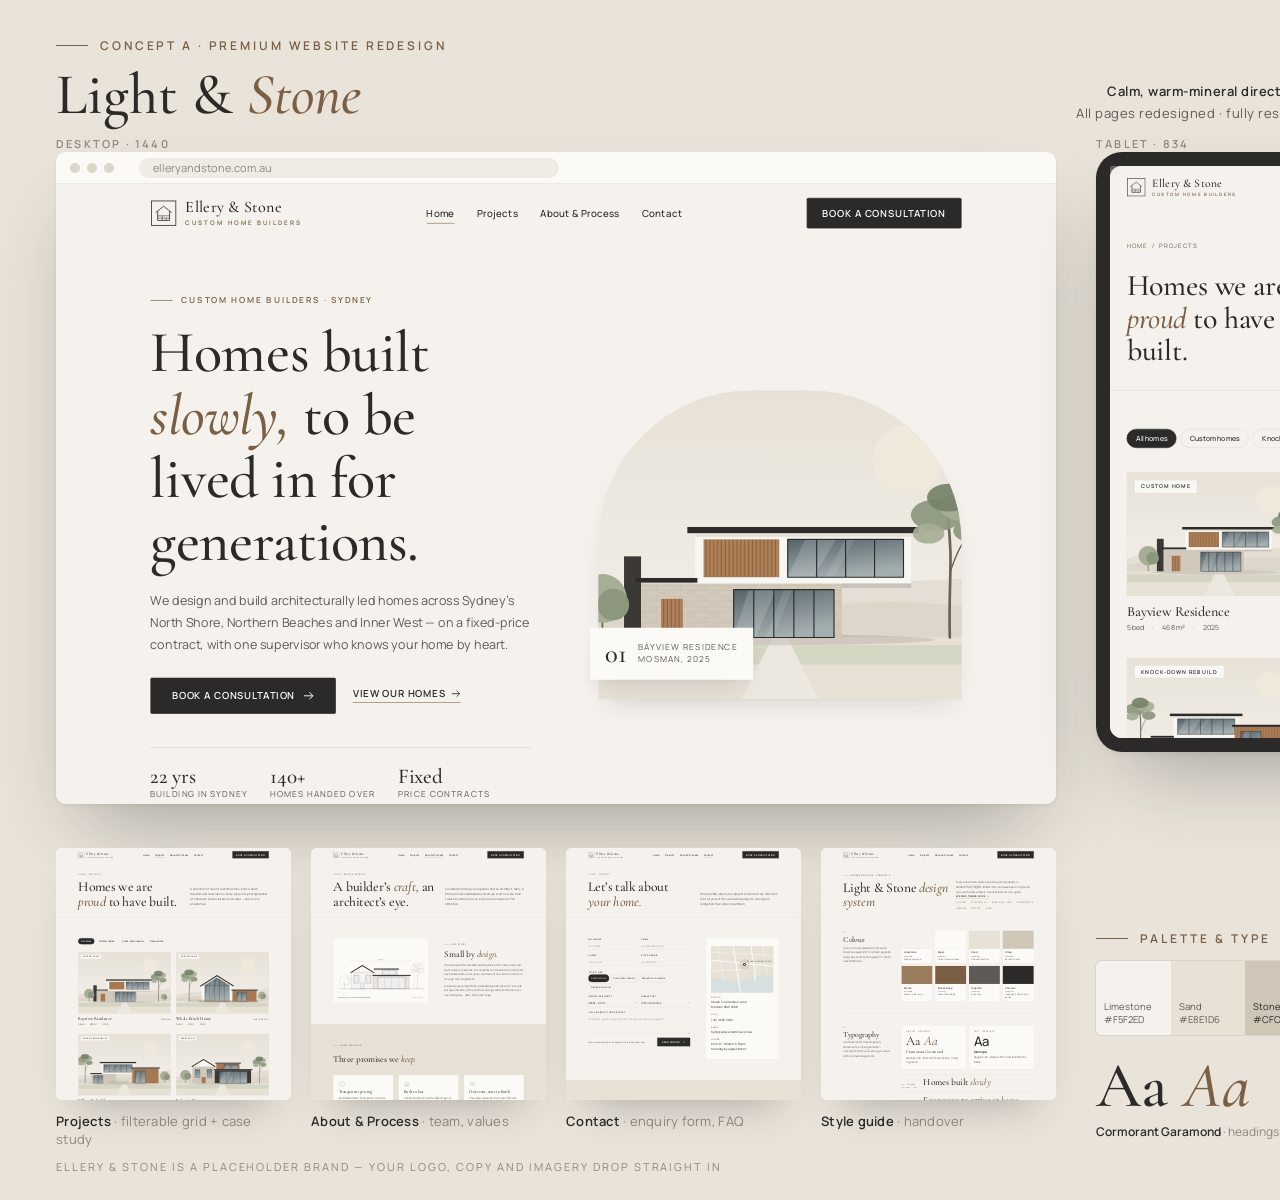
<file: entries/entry-1.html>
<!doctype html>
<html lang="en">
<head>
<meta charset="utf-8">
<title>Concept A — Light &amp; Stone</title>
<link rel="preconnect" href="https://fonts.googleapis.com">
<link rel="preconnect" href="https://fonts.gstatic.com" crossorigin>
<link href="https://fonts.googleapis.com/css2?family=Cormorant+Garamond:ital,wght@0,500;1,400;1,500&family=Manrope:wght@400;500;600&display=swap" rel="stylesheet">
<style>
  * { box-sizing: border-box; margin: 0; padding: 0; }
  html, body { width: 1600px; height: 1200px; overflow: hidden; }
  body { background: #E9E3D9; font-family: Manrope, sans-serif; color: #5E5A55; position: relative; font-feature-settings: "lnum" 1; }
  .serif { font-family: "Cormorant Garamond", serif; font-weight: 500; color: #2B2A28; }
  em { font-style: italic; color: #7A5F44; }
  .eyebrow { font-size: 12px; font-weight: 600; letter-spacing: .24em; text-transform: uppercase; color: #7A5F44; display: flex; align-items: center; gap: 12px; }
  .eyebrow::before { content: ""; width: 32px; height: 1px; background: currentColor; }

  .top { position: absolute; left: 56px; right: 56px; top: 40px; height: 84px; display: flex; justify-content: space-between; align-items: flex-end; }
  .top h1 { font-size: 58px; line-height: 1; margin-top: 12px; }
  .top .meta { text-align: right; font-size: 13px; line-height: 1.7; letter-spacing: .04em; }
  .top .meta b { color: #2B2A28; font-weight: 600; }

  .frame { position: absolute; overflow: hidden; background: #F5F2ED; box-shadow: 0 2px 4px rgba(43,42,40,.06), 0 40px 80px -30px rgba(43,42,40,.38); }
  .frame iframe { border: 0; transform-origin: 0 0; display: block; pointer-events: none; }
  .browser { left: 56px; top: 152px; width: 1000px; height: 652px; border-radius: 10px; }
  .browser .bar { height: 32px; background: #FBFAF7; border-bottom: 1px solid rgba(43,42,40,.08); display: flex; align-items: center; gap: 7px; padding: 0 14px; }
  .browser .bar i { width: 10px; height: 10px; border-radius: 50%; background: #DCD5CA; }
  .browser .bar span { margin-left: 18px; flex: 1; max-width: 420px; height: 20px; border-radius: 10px; background: #F0ECE5; font-size: 11px; line-height: 20px; padding-left: 14px; color: #8F887E; }
  .browser iframe { width: 1440px; height: 893px; transform: scale(.69444); }

  .tablet { left: 1096px; top: 152px; width: 448px; height: 600px; border-radius: 26px; background: #2B2A28; padding: 14px; }
  .tablet .screen { width: 420px; height: 572px; overflow: hidden; border-radius: 12px; background: #F5F2ED; }
  .tablet iframe { width: 834px; height: 1136px; transform: scale(.5036); }

  .phone { left: 1350px; top: 486px; width: 200px; height: 412px; border-radius: 30px; background: #1F1E1C; padding: 9px; box-shadow: 0 40px 70px -24px rgba(43,42,40,.55); }
  .phone .screen { width: 182px; height: 394px; overflow: hidden; border-radius: 22px; background: #F5F2ED; }
  .phone iframe { width: 390px; height: 844px; transform: scale(.46667); }

  .label { position: absolute; font-size: 11px; font-weight: 600; letter-spacing: .2em; text-transform: uppercase; color: #8F887E; }

  .pages { position: absolute; left: 56px; top: 848px; width: 1000px; display: grid; grid-template-columns: repeat(4, 1fr); gap: 20px; }
  .page .thumb { position: relative; width: 235px; height: 252px; overflow: hidden; background: #F5F2ED; box-shadow: 0 24px 40px -24px rgba(43,42,40,.35); border-radius: 6px; }
  .page iframe { border: 0; width: 1440px; height: 1544px; transform: scale(.16319); transform-origin: 0 0; pointer-events: none; }
  .page p { margin-top: 12px; font-size: 13px; color: #2B2A28; font-weight: 600; letter-spacing: .02em; }
  .page p span { font-weight: 400; color: #8F887E; }

  .kit { position: absolute; left: 1096px; top: 930px; width: 448px; }
  .swatches { display: flex; gap: 0; margin-top: 14px; border-radius: 6px; overflow: hidden; box-shadow: 0 0 0 1px rgba(43,42,40,.08); }
  .swatches div { flex: 1; height: 74px; padding: 8px 8px; font-size: 9.5px; line-height: 1.35; display: flex; flex-direction: column; justify-content: flex-end; }
  .type { display: flex; gap: 28px; margin-top: 22px; align-items: flex-end; }
  .type .aa { font-size: 64px; line-height: .9; }
  .type small { display: block; font-size: 12px; color: #2B2A28; font-weight: 600; margin-top: 8px; }
  .type small span { font-weight: 400; color: #8F887E; }
  .foot { position: absolute; left: 56px; right: 56px; bottom: 26px; display: flex; justify-content: space-between; font-size: 11px; letter-spacing: .18em; text-transform: uppercase; color: #8F887E; }
</style>
</head>
<body>
  <header class="top">
    <div>
      <p class="eyebrow">Concept A &middot; Premium website redesign</p>
      <h1 class="serif">Light &amp; <em>Stone</em></h1>
    </div>
    <p class="meta"><b>Calm, warm-mineral direction for a high-end custom home builder</b><br>All pages redesigned &middot; fully responsive &middot; handover style guide included</p>
  </header>

  <span class="label" style="left:56px;top:136px">Desktop &middot; 1440</span>
  <div class="frame browser">
    <div class="bar"><i></i><i></i><i></i><span>elleryandstone.com.au</span></div>
    <iframe src="../index.html" title="Concept A desktop homepage" scrolling="no"></iframe>
  </div>

  <span class="label" style="left:1096px;top:136px">Tablet &middot; 834</span>
  <div class="frame tablet"><div class="screen"><iframe src="../projects.html" title="Concept A tablet" scrolling="no"></iframe></div></div>

  <div class="frame phone"><div class="screen"><iframe src="../about.html" title="Concept A phone" scrolling="no"></iframe></div></div>
  <span class="label" style="left:1350px;top:908px">Phone &middot; 390</span>

  <div class="pages">
    <div class="page"><div class="thumb"><iframe src="../projects.html" scrolling="no" title="Projects"></iframe></div><p>Projects <span>&middot; filterable grid + case study</span></p></div>
    <div class="page"><div class="thumb"><iframe src="../about.html" scrolling="no" title="About"></iframe></div><p>About &amp; Process <span>&middot; team, values</span></p></div>
    <div class="page"><div class="thumb"><iframe src="../contact.html" scrolling="no" title="Contact"></iframe></div><p>Contact <span>&middot; enquiry form, FAQ</span></p></div>
    <div class="page"><div class="thumb"><iframe src="../styleguide.html" scrolling="no" title="Style guide"></iframe></div><p>Style guide <span>&middot; handover</span></p></div>
  </div>

  <div class="kit">
    <p class="eyebrow">Palette &amp; type</p>
    <div class="swatches">
      <div style="background:#F5F2ED;color:#5E5A55">Limestone<br>#F5F2ED</div>
      <div style="background:#E8E1D6;color:#5E5A55">Sand<br>#E8E1D6</div>
      <div style="background:#CFC6B8;color:#2B2A28">Stone<br>#CFC6B8</div>
      <div style="background:#9A7B5B;color:#FBFAF7">Bronze<br>#9A7B5B</div>
      <div style="background:#5E5A55;color:#F5F2ED">Graphite<br>#5E5A55</div>
      <div style="background:#2B2A28;color:#F5F2ED">Charcoal<br>#2B2A28</div>
    </div>
    <div class="type">
      <div><span class="aa serif">Aa <em>Aa</em></span><small>Cormorant Garamond <span>&middot; headings</span></small></div>
      <div><span class="aa" style="font-family:Manrope;font-weight:500;color:#2B2A28;font-size:54px">Aa</span><small>Manrope <span>&middot; body &amp; UI</span></small></div>
    </div>
  </div>

  <div class="foot"><span>Ellery &amp; Stone is a placeholder brand &mdash; your logo, copy and imagery drop straight in</span><span>Concept A / 2</span></div>
</body>
</html>
</file>
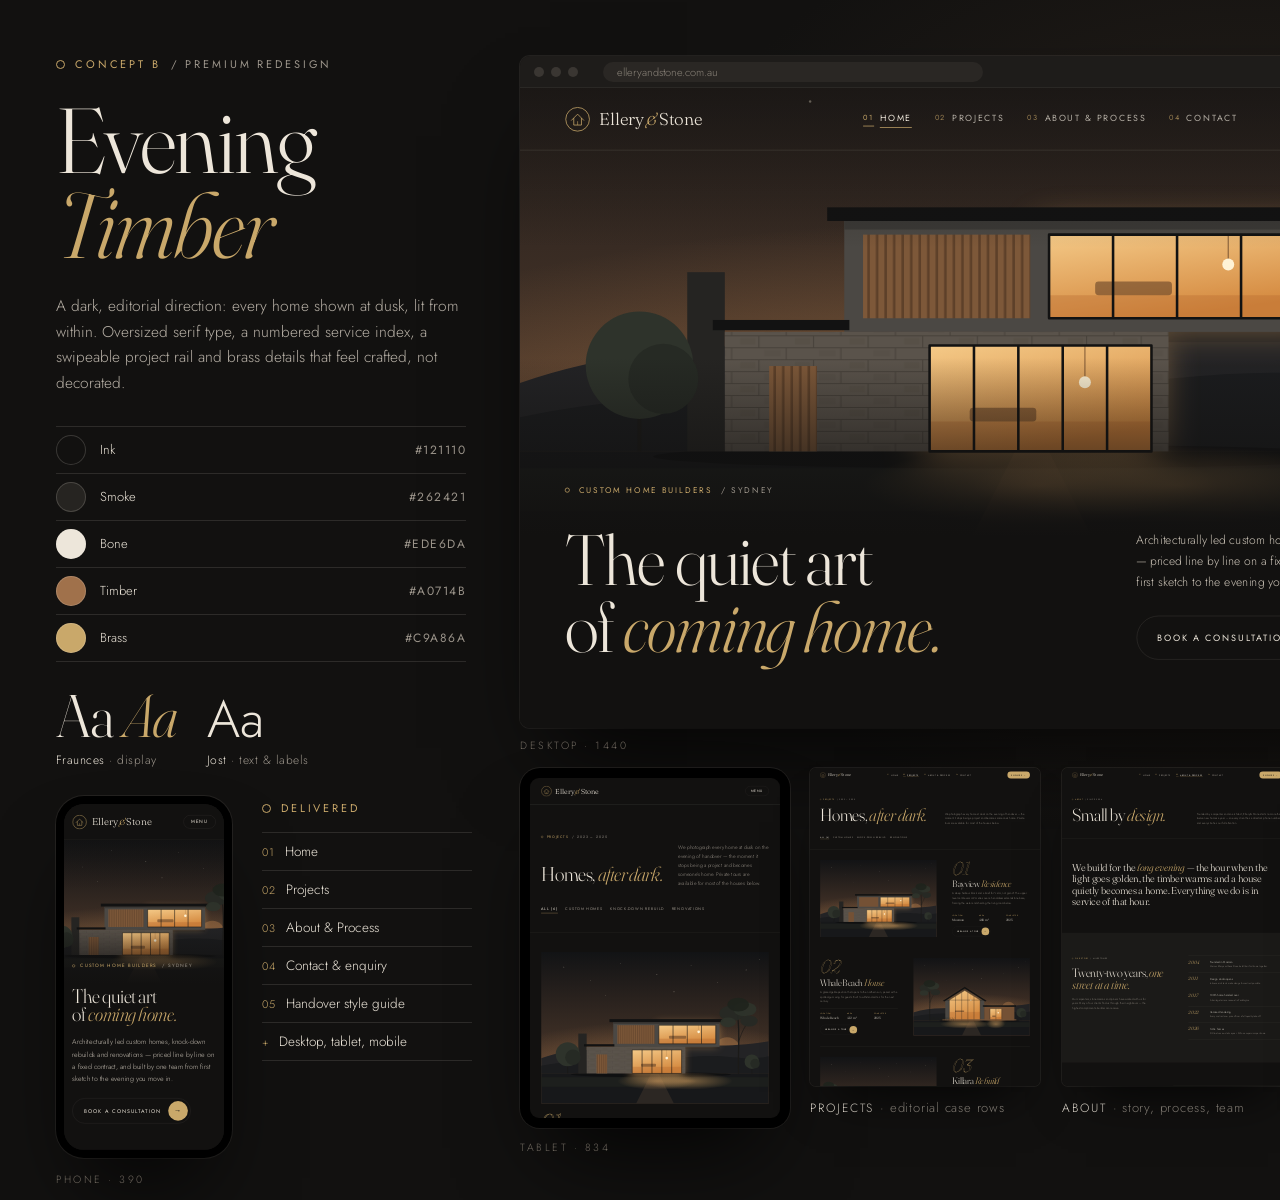
<file: entries/entry-2.html>
<!doctype html>
<html lang="en">
<head>
<meta charset="utf-8">
<title>Concept B — Evening Timber</title>
<link rel="preconnect" href="https://fonts.googleapis.com">
<link rel="preconnect" href="https://fonts.gstatic.com" crossorigin>
<link href="https://fonts.googleapis.com/css2?family=Fraunces:ital,opsz,wght@0,9..144,300;1,9..144,300&family=Jost:wght@300;400;500&display=swap" rel="stylesheet">
<style>
  * { box-sizing: border-box; margin: 0; padding: 0; }
  html, body { width: 1600px; height: 1200px; overflow: hidden; }
  body { background: radial-gradient(ellipse 900px 700px at 78% 30%, #2A221B 0%, #121110 70%); font-family: Jost, sans-serif; font-weight: 300; color: #9C958B; position: relative; }
  .serif { font-family: Fraunces, serif; font-weight: 300; color: #EDE6DA; font-variation-settings: "opsz" 144; letter-spacing: -.02em; }
  em { font-style: italic; color: #C9A86A; }
  .label { font-size: 11px; font-weight: 400; letter-spacing: .26em; text-transform: uppercase; color: #C9A86A; display: flex; align-items: center; gap: 10px; }
  .label::before { content: ""; width: 7px; height: 7px; border-radius: 50%; border: 1px solid currentColor; }
  .label b { font-weight: 400; color: #9C958B; }

  .side { position: absolute; left: 56px; top: 56px; width: 410px; }
  .side h1 { font-size: 92px; line-height: .92; margin: 26px 0 26px; }
  .side p.intro { font-size: 15.5px; line-height: 1.65; color: #B5AEA4; }
  .pal { margin-top: 30px; border-top: 1px solid rgba(237,230,218,.12); }
  .pal div { display: grid; grid-template-columns: 30px 1fr auto; gap: 14px; align-items: center; padding: 8px 0; border-bottom: 1px solid rgba(237,230,218,.12); font-size: 13px; color: #EDE6DA; }
  .pal i { width: 30px; height: 30px; border-radius: 50%; box-shadow: inset 0 0 0 1px rgba(237,230,218,.18); }
  .pal code { font: 400 12px/1 Jost, sans-serif; letter-spacing: .12em; color: #9C958B; }
  .type { display: flex; gap: 30px; margin-top: 26px; align-items: flex-end; }
  .type .aa { font-size: 60px; line-height: .9; }
  .type small { display: block; margin-top: 8px; font-size: 12px; color: #EDE6DA; letter-spacing: .04em; }
  .type small span { color: #9C958B; }

  .frame { position: absolute; overflow: hidden; background: #121110; box-shadow: 0 50px 90px -30px rgba(0,0,0,.8), 0 0 0 1px rgba(237,230,218,.08); }
  .frame iframe { border: 0; transform-origin: 0 0; display: block; pointer-events: none; }
  .browser { left: 520px; top: 56px; width: 1024px; height: 672px; border-radius: 10px; }
  .browser .bar { height: 32px; background: #1E1C1A; display: flex; align-items: center; gap: 7px; padding: 0 14px; border-bottom: 1px solid rgba(237,230,218,.06); }
  .browser .bar i { width: 10px; height: 10px; border-radius: 50%; background: #3A3632; }
  .browser .bar span { margin-left: 18px; width: 380px; height: 20px; border-radius: 10px; background: #2A2724; font-size: 11px; line-height: 20px; padding-left: 14px; color: #8A8379; }
  .browser iframe { width: 1440px; height: 900px; transform: scale(.71111); }

  .phone { width: 176px; height: 362px; border-radius: 28px; background: #000; padding: 8px; }
  .phone .screen { width: 160px; height: 346px; overflow: hidden; border-radius: 20px; }
  .phone iframe { width: 390px; height: 843px; transform: scale(.41026); }
  .incl { position: absolute; left: 262px; top: 800px; width: 210px; }
  .incl ul { list-style: none; margin-top: 16px; border-top: 1px solid rgba(237,230,218,.12); }
  .incl li { padding: 9px 0; border-bottom: 1px solid rgba(237,230,218,.12); font-size: 13.5px; color: #EDE6DA; display: flex; gap: 10px; }
  .incl li span { color: #C9A86A; font-size: 11px; letter-spacing: .1em; padding-top: 2px; }

  .tablet { left: 520px; top: 768px; width: 270px; height: 360px; border-radius: 20px; background: #000; padding: 10px; }
  .tablet .screen { width: 250px; height: 340px; overflow: hidden; border-radius: 9px; }
  .tablet iframe { width: 834px; height: 1134px; transform: scale(.29976); }

  .thumbs { position: absolute; left: 810px; top: 768px; display: grid; grid-template-columns: repeat(3, 230px); gap: 22px; }
  .thumb { width: 230px; height: 318px; overflow: hidden; border-radius: 6px; position: relative; box-shadow: 0 30px 50px -24px rgba(0,0,0,.8), 0 0 0 1px rgba(237,230,218,.08); }
  .thumb iframe { border: 0; width: 1440px; height: 1991px; transform: scale(.15972); transform-origin: 0 0; pointer-events: none; }
  .cap { margin-top: 12px; font-size: 12px; letter-spacing: .16em; text-transform: uppercase; color: #EDE6DA; }
  .cap span { color: #9C958B; letter-spacing: .06em; text-transform: none; font-size: 13px; }
  .tcap { position: absolute; left: 520px; top: 1140px; }
  .dev { position: absolute; font-size: 10.5px; letter-spacing: .24em; text-transform: uppercase; color: #6F685F; }
</style>
</head>
<body>
  <aside class="side">
    <p class="label">Concept B <b>/ Premium redesign</b></p>
    <h1 class="serif">Evening<br><em>Timber</em></h1>
    <p class="intro">A dark, editorial direction: every home shown at dusk, lit from within. Oversized serif type, a numbered service index, a swipeable project rail and brass details that feel crafted, not decorated.</p>
    <div class="pal">
      <div><i style="background:#121110"></i>Ink<code>#121110</code></div>
      <div><i style="background:#262421"></i>Smoke<code>#262421</code></div>
      <div><i style="background:#EDE6DA"></i>Bone<code>#EDE6DA</code></div>
      <div><i style="background:#A0714B"></i>Timber<code>#A0714B</code></div>
      <div><i style="background:#C9A86A"></i>Brass<code>#C9A86A</code></div>
    </div>
    <div class="type">
      <div><span class="aa serif">Aa <em>Aa</em></span><small>Fraunces <span>&middot; display</span></small></div>
      <div><span class="aa" style="font-family:Jost;font-weight:300;color:#EDE6DA;font-size:52px">Aa</span><small>Jost <span>&middot; text &amp; labels</span></small></div>
    </div>
  </aside>

  <div class="frame phone" style="top:796px;left:56px"><div class="screen"><iframe src="../concept-b/index.html" scrolling="no" title="Concept B phone"></iframe></div></div>
  <span class="dev" style="left:56px;top:1172px">Phone &middot; 390</span>
  <div class="incl"><p class="label">Delivered</p><ul>
    <li><span>01</span>Home</li><li><span>02</span>Projects</li><li><span>03</span>About &amp; Process</li><li><span>04</span>Contact &amp; enquiry</li><li><span>05</span>Handover style guide</li><li><span>+</span>Desktop, tablet, mobile</li>
  </ul></div>

  <div class="frame browser">
    <div class="bar"><i></i><i></i><i></i><span>elleryandstone.com.au</span></div>
    <iframe src="../concept-b/index.html" scrolling="no" title="Concept B desktop homepage"></iframe>
  </div>
  <span class="dev" style="left:520px;top:738px">Desktop &middot; 1440</span>

  <div class="frame tablet"><div class="screen"><iframe src="../concept-b/projects.html" scrolling="no" title="Concept B tablet"></iframe></div></div>
  <span class="dev" style="left:520px;top:1140px">Tablet &middot; 834</span>

  <div class="thumbs">
    <div><div class="thumb"><iframe src="../concept-b/projects.html" scrolling="no" title="Projects"></iframe></div><p class="cap">Projects <span>&middot; editorial case rows</span></p></div>
    <div><div class="thumb"><iframe src="../concept-b/about.html" scrolling="no" title="About"></iframe></div><p class="cap">About <span>&middot; story, process, team</span></p></div>
    <div><div class="thumb"><iframe src="../concept-b/contact.html" scrolling="no" title="Contact"></iframe></div><p class="cap">Contact <span>&middot; enquiry form</span></p></div>
  </div>
</body>
</html>
</file>
<file: assets/css/light-stone.css>
/* ==========================================================================
   Concept A — "Light & Stone"   ·   Ellery & Stone (placeholder brand)
   Mobile-first. Tokens first, then base, layout, components, pages.
   ========================================================================== */

:root {
  /* Colour */
  --limestone: #F5F2ED;   /* page background */
  --paper:     #FBFAF7;   /* cards, raised surfaces */
  --sand:      #E8E1D6;   /* alt sections */
  --stone:     #CFC6B8;   /* borders, swatches */
  --bronze:    #9A7B5B;   /* accent — links, rules, numerals */
  --bronze-dk: #7A5F44;   /* accent hover / on light text */
  --charcoal:  #2B2A28;   /* headings, primary buttons */
  --graphite:  #5E5A55;   /* body copy */
  --line:      rgba(43, 42, 40, .12);

  /* Type */
  --serif: "Cormorant Garamond", "Times New Roman", serif;
  --sans:  "Manrope", "Helvetica Neue", Arial, sans-serif;
  --fs-xs: .75rem;  --fs-sm: .875rem;  --fs-md: 1rem;  --fs-lg: 1.125rem;
  --fs-h4: 1.5rem;  --fs-h3: clamp(1.75rem, 2.2vw + 1rem, 2.25rem);
  --fs-h2: clamp(2.25rem, 3.4vw + 1rem, 3.5rem);
  --fs-h1: clamp(2.9rem, 5.2vw + 1rem, 5.25rem);

  /* Spacing scale (8pt) */
  --s1: 4px; --s2: 8px; --s3: 12px; --s4: 16px; --s5: 24px; --s6: 32px;
  --s7: 48px; --s8: 64px; --s9: 96px; --s10: 128px;
  --section: clamp(72px, 9vw, 128px);
  --gutter: clamp(20px, 4vw, 56px);
  --max: 1280px;

  --radius: 2px;
  --ease: cubic-bezier(.2, .7, .2, 1);
  --shadow: 0 1px 2px rgba(43,42,40,.04), 0 18px 40px -18px rgba(43,42,40,.18);
}

/* ---------- Base ---------- */
*, *::before, *::after { box-sizing: border-box; }
html { -webkit-text-size-adjust: 100%; scroll-behavior: smooth; }
body {
  margin: 0; background: var(--limestone); color: var(--graphite);
  font: 400 var(--fs-md)/1.7 var(--sans); -webkit-font-smoothing: antialiased; font-feature-settings: "lnum" 1;
}
img, svg { display: block; max-width: 100%; }
a { color: inherit; text-decoration: none; }
h1, h2, h3, h4 { font-family: var(--serif); font-weight: 500; color: var(--charcoal); margin: 0; line-height: 1.08; letter-spacing: -.01em; }
h1 { font-size: var(--fs-h1); }
h2 { font-size: var(--fs-h2); }
h3 { font-size: var(--fs-h3); }
h4 { font-size: var(--fs-h4); }
em { font-style: italic; color: var(--bronze-dk); }
p { margin: 0 0 var(--s4); }
::selection { background: var(--bronze); color: var(--paper); }
:focus-visible { outline: 2px solid var(--bronze); outline-offset: 3px; }

.container { width: 100%; max-width: var(--max); margin: 0 auto; padding: 0 var(--gutter); }
.section { padding: var(--section) 0; }
.section--sand { background: var(--sand); }
.section--dark { background: var(--charcoal); color: #CFC9C0; }
.section--dark h2, .section--dark h3 { color: var(--paper); }

.eyebrow {
  display: inline-flex; align-items: center; gap: var(--s3);
  font: 600 var(--fs-xs)/1 var(--sans); letter-spacing: .22em; text-transform: uppercase; color: var(--bronze-dk);
  margin-bottom: var(--s5);
}
.eyebrow::before { content: ""; width: 32px; height: 1px; background: currentColor; }
.lead { font-size: var(--fs-lg); line-height: 1.75; max-width: 34em; }
.section-head { display: grid; gap: var(--s5); margin-bottom: var(--s8); }
.section-head p { max-width: 32em; }

/* ---------- Buttons & links ---------- */
.btn {
  --bg: var(--charcoal); --fg: var(--paper);
  display: inline-flex; align-items: center; gap: var(--s3); position: relative; overflow: hidden;
  padding: 17px 30px; border: 1px solid var(--bg); border-radius: var(--radius);
  background: var(--bg); color: var(--fg); font: 600 var(--fs-sm)/1 var(--sans); letter-spacing: .08em; text-transform: uppercase;
  cursor: pointer; transition: color .4s var(--ease), border-color .4s var(--ease);
}
.btn::before { content: ""; position: absolute; inset: 0; background: var(--bronze); transform: translateY(101%); transition: transform .45s var(--ease); }
.btn > * , .btn { z-index: 0; }
.btn span, .btn svg { position: relative; }
.btn:hover { border-color: var(--bronze); }
.btn:hover::before { transform: none; }
.btn--ghost { --bg: transparent; --fg: var(--charcoal); border-color: var(--charcoal); }
.btn--ghost:hover { color: var(--paper); }
.btn--light { --bg: var(--paper); --fg: var(--charcoal); }
.btn svg { width: 16px; height: 16px; transition: transform .4s var(--ease); }
.btn:hover svg { transform: translateX(4px); }

.link-arrow {
  display: inline-flex; align-items: center; gap: var(--s2); font: 600 var(--fs-sm)/1 var(--sans);
  letter-spacing: .08em; text-transform: uppercase; color: var(--charcoal); padding-bottom: 6px;
  background: linear-gradient(var(--bronze), var(--bronze)) 0 100% / 100% 1px no-repeat;
  transition: background-size .45s var(--ease), color .3s;
}
.link-arrow:hover { color: var(--bronze-dk); background-size: 40% 1px; }
.link-arrow svg { width: 14px; height: 14px; }

/* ---------- Header ---------- */
.header { position: sticky; top: 0; z-index: 50; background: rgba(245, 242, 237, .86); backdrop-filter: blur(14px); border-bottom: 1px solid transparent; transition: border-color .3s, padding .3s; }
.header.is-scrolled { border-color: var(--line); }
.header__inner { display: flex; align-items: center; justify-content: space-between; height: 84px; transition: height .3s var(--ease); }
.header.is-scrolled .header__inner { height: 68px; }
.logo { display: inline-flex; align-items: center; gap: 12px; color: var(--charcoal); }
.logo__mark { width: 38px; height: 38px; }
.logo__word { font: 500 1.45rem/1 var(--serif); letter-spacing: .02em; }
.logo__word small { display: block; font: 600 .56rem/1 var(--sans); letter-spacing: .32em; text-transform: uppercase; color: var(--bronze-dk); margin-top: 5px; }
.nav { display: none; }
.nav a { position: relative; font: 500 var(--fs-sm)/1 var(--sans); letter-spacing: .04em; color: var(--charcoal); padding: 8px 0; }
.nav a::after { content: ""; position: absolute; left: 0; right: 0; bottom: 0; height: 1px; background: var(--bronze); transform: scaleX(0); transform-origin: right; transition: transform .4s var(--ease); }
.nav a:hover::after, .nav a[aria-current="page"]::after { transform: scaleX(1); transform-origin: left; }
.header__cta { display: none; }
.menu-btn { width: 44px; height: 44px; display: grid; place-content: center; gap: 6px; background: none; border: 0; cursor: pointer; }
.menu-btn span { width: 24px; height: 1.5px; background: var(--charcoal); transition: transform .3s var(--ease), opacity .3s; }
.menu-open .menu-btn span:first-child { transform: translateY(3.75px) rotate(45deg); }
.menu-open .menu-btn span:last-child { transform: translateY(-3.75px) rotate(-45deg); }
.mobile-nav { position: fixed; inset: 68px 0 0; background: var(--limestone); padding: var(--s7) var(--gutter); display: flex; flex-direction: column; gap: var(--s5);
  opacity: 0; visibility: hidden; transform: translateY(-8px); transition: .35s var(--ease); z-index: 49; }
.mobile-nav a { font: 500 2.2rem/1.1 var(--serif); color: var(--charcoal); border-bottom: 1px solid var(--line); padding-bottom: var(--s4); }
.mobile-nav .btn { margin-top: var(--s5); align-self: flex-start; font-family: var(--sans); }
.menu-open .mobile-nav { opacity: 1; visibility: visible; transform: none; }

/* ---------- Hero ---------- */
.hero { padding: var(--s7) 0 var(--s9); }
.hero__grid { display: grid; gap: var(--s7); align-items: center; }
.hero h1 { margin-bottom: var(--s5); }
.hero__actions { display: flex; flex-wrap: wrap; gap: var(--s5); align-items: center; margin-top: var(--s6); }
.hero__art { position: relative; }
.hero__frame { position: relative; aspect-ratio: 4 / 3.4; overflow: hidden; border-radius: 220px 220px var(--radius) var(--radius); box-shadow: var(--shadow); }
.hero__frame img { width: 100%; height: 100%; object-fit: cover; transform: scale(1.04); transition: transform 1.6s var(--ease); }
.is-loaded .hero__frame img { transform: scale(1); }
.hero__badge { position: absolute; left: -12px; bottom: 28px; background: var(--paper); padding: 18px 22px; box-shadow: var(--shadow); display: flex; gap: 16px; align-items: center; }
.hero__badge strong { font: 500 2.4rem/1 var(--serif); color: var(--charcoal); }
.hero__badge span { font-size: var(--fs-xs); letter-spacing: .14em; text-transform: uppercase; line-height: 1.5; }
.hero__meta { display: flex; gap: var(--s6); margin-top: var(--s7); padding-top: var(--s5); border-top: 1px solid var(--line); flex-wrap: wrap; }
.hero__meta div { font-size: var(--fs-xs); letter-spacing: .14em; text-transform: uppercase; }
.hero__meta b { display: block; font: 500 1.9rem/1.1 var(--serif); letter-spacing: 0; text-transform: none; color: var(--charcoal); }

/* Page hero (inner pages) */
.page-hero { padding: var(--s8) 0 var(--s7); border-bottom: 1px solid var(--line); }
.page-hero__grid { display: grid; gap: var(--s5); align-items: end; }
.crumbs { font-size: var(--fs-xs); letter-spacing: .16em; text-transform: uppercase; margin-bottom: var(--s5); }
.crumbs a { color: var(--bronze-dk); }

/* ---------- Intro / statement ---------- */
.statement { font: 400 clamp(1.7rem, 2.6vw + 1rem, 2.75rem)/1.3 var(--serif); color: var(--charcoal); max-width: 26em; }
.stats { display: grid; grid-template-columns: repeat(2, 1fr); gap: var(--s6); margin-top: var(--s8); }
.stat { border-top: 1px solid var(--charcoal); padding-top: var(--s4); }
.stat b { display: block; font: 500 clamp(2.4rem, 3vw + 1rem, 3.5rem)/1 var(--serif); color: var(--charcoal); margin-bottom: var(--s2); }
.stat span { font-size: var(--fs-sm); }

/* ---------- Services ---------- */
.services { display: grid; gap: 1px; background: var(--line); border: 1px solid var(--line); }
.service { background: var(--limestone); padding: var(--s7) var(--s6); position: relative; transition: background .5s var(--ease); }
.service:hover { background: var(--paper); }
.service__num { font: 500 var(--fs-xs)/1 var(--sans); letter-spacing: .2em; color: var(--bronze); }
.service__icon { width: 56px; height: 56px; margin: var(--s6) 0 var(--s5); color: var(--charcoal); transition: transform .6s var(--ease); }
.service:hover .service__icon { transform: translateY(-4px); }
.service h3 { font-size: 1.85rem; margin-bottom: var(--s3); }
.service p { font-size: var(--fs-sm); }
.service .link-arrow { margin-top: var(--s3); }

/* ---------- Projects ---------- */
.projects { display: grid; gap: var(--s7) var(--s6); }
.project { display: block; }
.project__media { position: relative; overflow: hidden; aspect-ratio: 3 / 2; background: var(--sand); }
.project__media img { width: 100%; height: 100%; object-fit: cover; transition: transform 1.1s var(--ease), filter .6s; }
.project:hover .project__media img { transform: scale(1.05); }
.project__tag { position: absolute; top: 16px; left: 16px; background: rgba(251,250,247,.92); padding: 7px 12px; font: 600 .66rem/1 var(--sans); letter-spacing: .18em; text-transform: uppercase; color: var(--charcoal); }
.project__view { position: absolute; right: 16px; bottom: 16px; width: 54px; height: 54px; border-radius: 50%; background: var(--paper); display: grid; place-items: center; transform: scale(.6); opacity: 0; transition: .5s var(--ease); }
.project__view svg { width: 18px; height: 18px; color: var(--charcoal); }
.project:hover .project__view { transform: none; opacity: 1; }
.project__body { display: flex; justify-content: space-between; align-items: baseline; gap: var(--s4); padding-top: var(--s4); }
.project h3 { font-size: 1.75rem; }
.project__loc { font-size: var(--fs-xs); letter-spacing: .14em; text-transform: uppercase; white-space: nowrap; }
.project__specs { display: flex; gap: var(--s4); font-size: var(--fs-sm); color: var(--graphite); margin-top: var(--s1); }
.project__specs span + span::before { content: "·"; margin-right: var(--s4); color: var(--bronze); }
.project.is-hidden { display: none; }

.filters { display: flex; flex-wrap: wrap; gap: var(--s2); margin-bottom: var(--s7); }
.chip { padding: 11px 18px; border: 1px solid var(--line); background: transparent; border-radius: 40px; font: 500 var(--fs-sm)/1 var(--sans); color: var(--charcoal); cursor: pointer; transition: .3s var(--ease); }
.chip:hover { border-color: var(--charcoal); }
.chip.is-active { background: var(--charcoal); border-color: var(--charcoal); color: var(--paper); }

/* ---------- Split feature ---------- */
.split { display: grid; gap: var(--s7); align-items: center; }
.split__media { background: var(--paper); border: 1px solid var(--line); padding: var(--s3); }
.split__media img { width: 100%; aspect-ratio: 3 / 2; object-fit: cover; }
.spec-list { list-style: none; margin: var(--s6) 0; padding: 0; border-top: 1px solid var(--line); }
.spec-list li { display: flex; justify-content: space-between; gap: var(--s4); padding: 14px 0; border-bottom: 1px solid var(--line); font-size: var(--fs-sm); }
.spec-list li b { color: var(--charcoal); font-weight: 600; }

/* ---------- Process ---------- */
.process { list-style: none; margin: 0; padding: 0; display: grid; gap: var(--s6); counter-reset: step; }
.step { position: relative; padding-top: var(--s6); border-top: 1px solid rgba(251,250,247,.18); }
.step::before { counter-increment: step; content: "0" counter(step); position: absolute; top: -1px; left: 0; padding-top: var(--s3); font: 600 var(--fs-xs)/1 var(--sans); letter-spacing: .2em; color: #C8AE90; border-top: 1px solid #C8AE90; width: 48px; transition: width .6s var(--ease); }
.step:hover::before { width: 100%; }
.step h3 { font-size: 1.7rem; margin: var(--s3) 0 var(--s3); }
.step p { font-size: var(--fs-sm); color: #B9B2A7; }
.step small { display: block; font-size: var(--fs-xs); letter-spacing: .14em; text-transform: uppercase; color: #8F887E; }
.section:not(.section--dark) .step { border-top-color: var(--line); }
.section:not(.section--dark) .step::before { color: var(--bronze); border-color: var(--bronze); }
.section:not(.section--dark) .step p { color: var(--graphite); }

/* ---------- Materials ---------- */
.materials { display: grid; grid-template-columns: repeat(2, 1fr); gap: var(--s5); }
.swatch { position: relative; }
.swatch__tile { aspect-ratio: 1; border-radius: 50% 50% var(--radius) var(--radius); box-shadow: inset 0 0 0 1px rgba(0,0,0,.05); transition: transform .6s var(--ease), border-radius .6s var(--ease); }
.swatch:hover .swatch__tile { transform: translateY(-6px); border-radius: var(--radius); }
.swatch h4 { font-size: 1.35rem; margin-top: var(--s4); }
.swatch p { font-size: var(--fs-sm); margin: 0; }
.mat-oak { background: repeating-linear-gradient(90deg, #B08159 0 10px, #9C6F4A 10px 12px, #B78A62 12px 26px, #93683F 26px 27px); }
.mat-lime { background: radial-gradient(circle at 30% 30%, rgba(255,255,255,.5), transparent 40%), repeating-linear-gradient(0deg, #D9D0C2 0 38px, #C6BBAA 38px 39px), #D9D0C2; }
.mat-brass { background: linear-gradient(135deg, #8A6B3E, #D8BC85 35%, #A8854F 60%, #E2CB9C 80%, #8A6B3E); }
.mat-terrazzo { background: radial-gradient(circle at 20% 30%, #9A7B5B 0 4px, transparent 5px), radial-gradient(circle at 70% 60%, #5E5A55 0 3px, transparent 4px), radial-gradient(circle at 45% 80%, #CFC6B8 0 6px, transparent 7px), radial-gradient(circle at 85% 20%, #B08159 0 3px, transparent 4px), radial-gradient(circle at 30% 65%, #2B2A28 0 2px, transparent 3px), #EDE8E0; background-size: 90px 90px; }

/* ---------- Testimonials ---------- */
.quotes { position: relative; min-height: 380px; }
@media (min-width: 768px) { .quotes { min-height: 260px; } }
.quote { position: absolute; inset: 0; opacity: 0; transform: translateY(14px); transition: opacity .8s var(--ease), transform .8s var(--ease); pointer-events: none; }
.quote.is-active { opacity: 1; transform: none; pointer-events: auto; }
.quote blockquote { margin: 0 0 var(--s6); font: 400 clamp(1.6rem, 2.4vw + 1rem, 2.6rem)/1.3 var(--serif); color: var(--charcoal); max-width: 28em; }
.quote cite { font-style: normal; font-size: var(--fs-sm); }
.quote cite b { display: block; color: var(--charcoal); font-weight: 600; letter-spacing: .04em; }
.quote-mark { width: 54px; height: 40px; color: var(--bronze); margin-bottom: var(--s5); }
.dots { display: flex; gap: var(--s3); margin-top: var(--s6); }
.dots button { width: 34px; height: 2px; padding: 0; border: 0; background: var(--stone); cursor: pointer; transition: background .3s, width .4s var(--ease); }
.dots button.is-active { background: var(--charcoal); width: 56px; }

/* ---------- Values / team ---------- */
.values { display: grid; gap: var(--s6); }
.value { padding: var(--s6); background: var(--paper); border: 1px solid var(--line); transition: transform .5s var(--ease), box-shadow .5s var(--ease); }
.value:hover { transform: translateY(-4px); box-shadow: var(--shadow); }
.value h3 { font-size: 1.7rem; margin: var(--s4) 0 var(--s3); }
.value svg { width: 40px; height: 40px; color: var(--bronze); }
.team { display: grid; grid-template-columns: repeat(2, 1fr); gap: var(--s6) var(--s5); }
.member__portrait { aspect-ratio: 4 / 5; background: var(--sand); display: grid; place-items: center; position: relative; overflow: hidden; }
.member__portrait span { font: 500 3.2rem/1 var(--serif); color: var(--bronze-dk); position: relative; }
.member__portrait::after { content: ""; position: absolute; inset: 14px; border: 1px solid rgba(154,123,91,.35); border-radius: 160px 160px 0 0; }
.member h4 { font-size: 1.4rem; margin-top: var(--s4); }
.member p { font-size: var(--fs-sm); margin: 0; }

.badges { display: flex; flex-wrap: wrap; gap: var(--s4) var(--s7); align-items: center; }
.badges span { font: 600 var(--fs-xs)/1.4 var(--sans); letter-spacing: .18em; text-transform: uppercase; color: var(--charcoal); display: flex; align-items: center; gap: var(--s3); }
.badges svg { width: 26px; height: 26px; color: var(--bronze); }

/* ---------- CTA band ---------- */
.cta { position: relative; overflow: hidden; background: var(--charcoal); color: #CFC9C0; }
.cta__grid { display: grid; gap: var(--s6); align-items: center; padding-top: var(--s9); padding-bottom: var(--s9); position: relative; }
.cta h2 { color: var(--paper); max-width: 14em; }
.cta__art { position: absolute; right: -6%; bottom: 0; width: 60%; opacity: .1; pointer-events: none; filter: invert(1); }

/* ---------- Forms ---------- */
.form { display: grid; gap: var(--s5); }
.field { display: grid; gap: var(--s2); }
.field label, .field legend { font: 600 var(--fs-xs)/1 var(--sans); letter-spacing: .16em; text-transform: uppercase; color: var(--charcoal); }
.input { width: 100%; padding: 16px 0 14px; border: 0; border-bottom: 1px solid var(--stone); background: transparent; font: 400 var(--fs-md)/1.4 var(--sans); color: var(--charcoal); border-radius: 0; transition: border-color .3s; }
.input::placeholder { color: #A39C92; }
.input:focus { outline: none; border-color: var(--bronze); }
select.input { appearance: none; background: url("data:image/svg+xml,%3Csvg xmlns='http://www.w3.org/2000/svg' width='12' height='8' fill='none' stroke='%232B2A28' stroke-width='1.4'%3E%3Cpath d='M1 1l5 5 5-5'/%3E%3C/svg%3E") right 4px center no-repeat; }
textarea.input { min-height: 120px; resize: vertical; }
.field.is-invalid .input { border-color: #A4533E; }
.field__error { font-size: var(--fs-xs); color: #A4533E; display: none; }
.field.is-invalid .field__error { display: block; }
fieldset { border: 0; padding: 0; margin: 0; display: grid; gap: var(--s3); }
.choice-row { display: flex; flex-wrap: wrap; gap: var(--s2); }
.choice input { position: absolute; opacity: 0; }
.choice span { display: inline-block; padding: 11px 18px; border: 1px solid var(--stone); border-radius: 40px; font-size: var(--fs-sm); color: var(--charcoal); cursor: pointer; transition: .3s var(--ease); }
.choice input:checked + span { background: var(--charcoal); border-color: var(--charcoal); color: var(--paper); }
.choice input:focus-visible + span { outline: 2px solid var(--bronze); outline-offset: 2px; }
.form__row { display: grid; gap: var(--s5); }
.form__note { font-size: var(--fs-xs); }
.form__success { display: none; padding: var(--s5); background: var(--paper); border-left: 2px solid var(--bronze); color: var(--charcoal); }
.form.is-sent .form__success { display: block; }

.contact-card { background: var(--paper); padding: var(--s7) var(--s6); border: 1px solid var(--line); display: grid; gap: var(--s5); }
.contact-card dt { font: 600 var(--fs-xs)/1 var(--sans); letter-spacing: .16em; text-transform: uppercase; color: var(--bronze-dk); margin-bottom: var(--s2); }
.contact-card dd { margin: 0 0 var(--s5); color: var(--charcoal); font-size: var(--fs-lg); }
.map { aspect-ratio: 4 / 3; background: var(--sand); }

.faq details { border-bottom: 1px solid var(--line); padding: var(--s5) 0; }
.faq summary { list-style: none; cursor: pointer; display: flex; justify-content: space-between; gap: var(--s4); font: 500 1.5rem/1.3 var(--serif); color: var(--charcoal); }
.faq summary::-webkit-details-marker { display: none; }
.faq summary::after { content: "+"; font: 300 1.6rem/1 var(--sans); color: var(--bronze); transition: transform .3s var(--ease); }
.faq details[open] summary::after { transform: rotate(45deg); }
.faq details p { margin: var(--s3) 0 0; max-width: 40em; }

/* ---------- Footer ---------- */
.footer { background: #23221F; color: #A9A298; padding: var(--s9) 0 var(--s6); font-size: var(--fs-sm); }
.footer .logo { color: var(--paper); }
.footer__grid { display: grid; gap: var(--s7); }
.footer h4 { font: 600 var(--fs-xs)/1 var(--sans); letter-spacing: .2em; text-transform: uppercase; color: #C8AE90; margin-bottom: var(--s5); }
.footer ul { list-style: none; margin: 0; padding: 0; display: grid; gap: var(--s3); }
.footer a:hover { color: var(--paper); }
.footer__news { display: flex; border-bottom: 1px solid #4A4743; margin-top: var(--s4); }
.footer__news input { flex: 1; background: none; border: 0; color: var(--paper); padding: 12px 0; font: inherit; }
.footer__news input:focus { outline: none; }
.footer__news button { background: none; border: 0; color: #C8AE90; cursor: pointer; font: 600 var(--fs-xs)/1 var(--sans); letter-spacing: .16em; text-transform: uppercase; }
.footer__base { display: flex; flex-wrap: wrap; justify-content: space-between; gap: var(--s4); margin-top: var(--s8); padding-top: var(--s5); border-top: 1px solid #3A3835; font-size: var(--fs-xs); letter-spacing: .06em; }

/* ---------- Motion ---------- */
.reveal { opacity: 0; transform: translateY(28px); transition: opacity 1s var(--ease), transform 1s var(--ease); transition-delay: var(--d, 0s); }
.reveal.is-in { opacity: 1; transform: none; }
.no-motion .reveal { opacity: 1; transform: none; transition: none; }
@media (prefers-reduced-motion: reduce) { *, *::before, *::after { transition: none !important; animation: none !important; } .reveal { opacity: 1; transform: none; } }

/* ---------- Tablet ≥ 768 ---------- */
@media (min-width: 768px) {
  .stats { grid-template-columns: repeat(4, 1fr); }
  .services { grid-template-columns: repeat(2, 1fr); }
  .projects { grid-template-columns: repeat(2, 1fr); }
  .materials { grid-template-columns: repeat(4, 1fr); }
  .process { grid-template-columns: repeat(2, 1fr); }
  .values { grid-template-columns: repeat(3, 1fr); }
  .team { grid-template-columns: repeat(4, 1fr); }
  .form__row { grid-template-columns: 1fr 1fr; }
  .footer__grid { grid-template-columns: 1.4fr 1fr 1fr; }
  .page-hero__grid { grid-template-columns: 1.3fr 1fr; gap: var(--s8); }
  .section-head--split { grid-template-columns: 1.2fr 1fr; align-items: end; }
  .cta__grid { grid-template-columns: 1.5fr auto; }
}

/* ---------- Desktop ≥ 1080 ---------- */
@media (min-width: 1080px) {
  .nav { display: flex; gap: var(--s6); }
  .header__cta { display: inline-flex; padding: 14px 22px; }
  .menu-btn, .mobile-nav { display: none; }
  .hero { padding: var(--s8) 0 var(--s9); }
  .hero__grid { grid-template-columns: 1.05fr 1fr; gap: var(--s9); }
  .services { grid-template-columns: repeat(4, 1fr); }
  .projects--three { grid-template-columns: 1.25fr 1fr 1fr; }
  .projects--three .project:first-child .project__media { aspect-ratio: 4 / 3.6; }
  .projects--three .project:not(:first-child) { margin-top: var(--s9); }
  .split { grid-template-columns: 1.2fr 1fr; gap: var(--s9); }
  .split--rev .split__media { order: 2; }
  .process { grid-template-columns: repeat(5, 1fr); }
  .footer__grid { grid-template-columns: 1.6fr 1fr 1fr 1.4fr; }
  .contact-grid { display: grid; grid-template-columns: 1.4fr 1fr; gap: var(--s9); align-items: start; }
}
</file>
<file: assets/css/evening-timber.css>
/* ==========================================================================
   Concept B — "Evening Timber"   ·   Ellery & Stone (placeholder brand)
   Dark editorial direction. Mobile-first.
   ========================================================================== */

:root {
  --ink:    #121110;   /* page background */
  --char:   #1B1A18;   /* raised sections */
  --smoke:  #262421;   /* cards, inputs */
  --bone:   #EDE6DA;   /* headings, primary text */
  --ash:    #9C958B;   /* body copy */
  --timber: #A0714B;   /* warm accent, surfaces */
  --brass:  #C9A86A;   /* highlights, links, numerals */
  --line:   rgba(237, 230, 218, .12);

  --serif: "Fraunces", Georgia, serif;
  --sans:  "Jost", "Helvetica Neue", Arial, sans-serif;

  --s1: 4px; --s2: 8px; --s3: 12px; --s4: 16px; --s5: 24px; --s6: 32px;
  --s7: 48px; --s8: 64px; --s9: 96px; --s10: 144px;
  --pad: clamp(20px, 4.4vw, 72px);
  --section: clamp(80px, 10vw, 160px);
  --ease: cubic-bezier(.16, .8, .24, 1);
}

*, *::before, *::after { box-sizing: border-box; }
html { scroll-behavior: smooth; -webkit-text-size-adjust: 100%; }
body { margin: 0; background: var(--ink); color: var(--ash); font: 300 1.0625rem/1.75 var(--sans); -webkit-font-smoothing: antialiased; }
img, svg { display: block; max-width: 100%; }
a { color: inherit; text-decoration: none; }
h1, h2, h3, h4 { font-family: var(--serif); font-weight: 300; color: var(--bone); margin: 0; line-height: 1.02; letter-spacing: -.02em; font-variation-settings: "opsz" 144; }
h1 em, h2 em, h3 em, .serif em { font-style: italic; color: var(--brass); }
p { margin: 0 0 var(--s4); }
::selection { background: var(--brass); color: var(--ink); }
:focus-visible { outline: 1px solid var(--brass); outline-offset: 4px; }

.wrap { padding-left: var(--pad); padding-right: var(--pad); max-width: 1600px; margin: 0 auto; }
.section { padding: var(--section) 0; }
.section--char { background: var(--char); }
.label { display: inline-flex; gap: var(--s3); align-items: center; font: 400 .72rem/1 var(--sans); letter-spacing: .26em; text-transform: uppercase; color: var(--brass); }
.label b { font-weight: 400; color: var(--ash); }
.label::before { content: ""; width: 7px; height: 7px; border-radius: 50%; border: 1px solid currentColor; }
.big { font-size: clamp(2.6rem, 6vw + 1rem, 7.2rem); }
.h2 { font-size: clamp(2.3rem, 4.2vw + 1rem, 5rem); }

/* Buttons */
.btn { display: inline-flex; align-items: center; gap: var(--s4); padding: 6px 6px 6px 28px; border: 1px solid var(--line); border-radius: 60px; color: var(--bone); font: 400 .8rem/1 var(--sans); letter-spacing: .2em; text-transform: uppercase; transition: border-color .4s, background .4s; cursor: pointer; background: transparent; }
.btn i { width: 48px; height: 48px; border-radius: 50%; background: var(--brass); color: var(--ink); display: grid; place-items: center; font-style: normal; font-size: 1.1rem; transition: transform .5s var(--ease); }
.btn:hover { border-color: var(--brass); }
.btn:hover i { transform: rotate(-45deg); }
.btn--solid { background: var(--bone); color: var(--ink); border-color: var(--bone); }
.btn--solid i { background: var(--ink); color: var(--bone); }
.ulink { color: var(--bone); background: linear-gradient(var(--brass), var(--brass)) 0 100% / 0 1px no-repeat; transition: background-size .5s var(--ease); padding-bottom: 2px; }
.ulink:hover { background-size: 100% 1px; }

/* Header */
.header { position: fixed; inset: 0 0 auto; z-index: 50; transition: background .4s, backdrop-filter .4s; }
.header.is-scrolled { background: rgba(18,17,16,.82); backdrop-filter: blur(14px); }
.header__inner { display: flex; align-items: center; justify-content: space-between; gap: var(--s5); height: 88px; padding: 0 var(--pad); border-bottom: 1px solid var(--line); }
.logo { display: flex; align-items: center; gap: 12px; color: var(--bone); }
.logo__mark { width: 36px; height: 36px; color: var(--brass); }
.logo__word { font: 300 1.5rem/1 var(--serif); letter-spacing: -.01em; }
.logo__word em { font-style: italic; color: var(--brass); margin: 0 .12em; }
.nav { display: none; }
.nav a { font: 400 .78rem/1 var(--sans); letter-spacing: .18em; text-transform: uppercase; color: var(--bone); opacity: .72; transition: opacity .3s; display: flex; gap: 8px; }
.nav a i { font-style: normal; color: var(--brass); font-size: .65rem; }
.nav a:hover, .nav a[aria-current="page"] { opacity: 1; }
.nav a[aria-current="page"] { text-decoration: underline; text-decoration-color: var(--brass); text-underline-offset: 8px; }
.header__cta { display: none; }
.menu-btn { background: none; border: 1px solid var(--line); border-radius: 40px; color: var(--bone); padding: 10px 18px; font: 400 .72rem/1 var(--sans); letter-spacing: .22em; text-transform: uppercase; cursor: pointer; }
.mobile-nav { position: fixed; inset: 88px 0 0; z-index: 49; background: var(--ink); padding: var(--s7) var(--pad); display: flex; flex-direction: column; gap: var(--s4); opacity: 0; visibility: hidden; transition: .4s var(--ease); }
.mobile-nav a { font: 300 2.6rem/1.15 var(--serif); color: var(--bone); display: flex; gap: var(--s4); align-items: baseline; }
.mobile-nav a i { font: 400 .75rem/1 var(--sans); color: var(--brass); }
.mobile-nav p { margin-top: auto; font-size: .9rem; }
.menu-open .mobile-nav { opacity: 1; visibility: visible; }

/* Hero */
.hero { position: relative; min-height: max(640px, min(100svh, 980px)); display: flex; align-items: flex-end; overflow: hidden; }
.hero__img { position: absolute; inset: 88px 0 48% 0; }
@media (min-width: 768px) { .hero__img { inset: 0 0 30% 0; } }
.hero__img::after { content: ""; position: absolute; left: 0; right: 0; bottom: -1px; height: 40%; background: linear-gradient(rgba(18,17,16,0), var(--ink)); }
.hero__img img { width: 100%; height: 100%; object-fit: cover; object-position: 50% 78%; transform: scale(1.08); transition: transform 2.4s var(--ease); }
.is-loaded .hero__img img, .no-motion .hero__img img { transform: scale(1); }
.hero::after { content: ""; position: absolute; inset: 0; background: linear-gradient(180deg, rgba(18,17,16,.55) 0%, rgba(18,17,16,0) 25%); pointer-events: none; }
.hero { background: var(--ink); }
.hero__content { position: relative; z-index: 1; width: 100%; padding-bottom: var(--s8); display: grid; gap: var(--s6); }
.hero h1 { font-size: clamp(3rem, 6.4vw + .5rem, 7.4rem); line-height: .94; }
.hero__aside { max-width: 30em; color: #C9C1B5; }
.hero__aside .btn { margin-top: var(--s4); }
.hero__side { display: none; }

/* Marquee */
.marquee { border-block: 1px solid var(--line); overflow: hidden; padding: var(--s5) 0; background: var(--ink); }
.marquee__track { display: flex; gap: var(--s7); width: max-content; animation: marquee 38s linear infinite; }
.marquee span { font: 300 italic clamp(1.5rem, 2vw + 1rem, 2.4rem)/1 var(--serif); color: var(--bone); white-space: nowrap; display: flex; align-items: center; gap: var(--s7); }
.marquee span::after { content: "✦"; font-style: normal; font-size: .8rem; color: var(--brass); }
@keyframes marquee { to { transform: translateX(-50%); } }

/* Intro */
.intro { display: grid; gap: var(--s7); align-items: start; }
.intro__lead { font: 300 clamp(1.6rem, 2.4vw + 1rem, 3rem)/1.22 var(--serif); color: var(--bone); letter-spacing: -.01em; }
.intro__lead em { color: var(--brass); }
.facts { display: grid; grid-template-columns: repeat(2, 1fr); border-top: 1px solid var(--line); }
.fact { padding: var(--s6) var(--s4) var(--s5) 0; border-bottom: 1px solid var(--line); }
.fact b { display: block; font: 300 clamp(2.6rem, 3vw + 1rem, 4.2rem)/1 var(--serif); color: var(--bone); }
.fact b sup { font-size: .4em; color: var(--brass); vertical-align: top; margin-left: 4px; }
.fact span { font-size: .85rem; letter-spacing: .04em; }

/* Services index */
.index { border-top: 1px solid var(--line); margin-top: var(--s8); }
.index__row { position: relative; display: grid; grid-template-columns: auto 1fr auto; gap: var(--s3) var(--s5); align-items: center; padding: var(--s6) 0; border-bottom: 1px solid var(--line); }
.index__row::before { content: ""; position: absolute; left: 0; bottom: -1px; height: 1px; width: 0; background: var(--brass); transition: width .8s var(--ease); }
.index__row:hover::before { width: 100%; }
.index__num { font: 400 .75rem/1 var(--sans); letter-spacing: .2em; color: var(--brass); align-self: start; padding-top: .9em; }
.index__title { font: 300 clamp(2rem, 4vw + .6rem, 4.4rem)/1 var(--serif); color: var(--bone); letter-spacing: -.02em; transition: transform .6s var(--ease), color .4s; }
.index__row:hover .index__title { transform: translateX(14px); }
.index__row:hover .index__title em { color: var(--brass); }
.index__title em { font-style: italic; transition: color .4s; }
.index__desc { grid-column: 2 / -1; max-width: 32em; font-size: .95rem; margin: 0; }
.index__arrow { width: 52px; height: 52px; border-radius: 50%; border: 1px solid var(--line); display: grid; place-items: center; color: var(--bone); transition: .5s var(--ease); }
.index__arrow { grid-row: 1; grid-column: 3; }
.index__row:hover .index__arrow { background: var(--brass); border-color: var(--brass); color: var(--ink); transform: rotate(-45deg); }
.index__thumb { display: none; }

/* Project rail */
.rail-head { display: flex; flex-wrap: wrap; align-items: end; justify-content: space-between; gap: var(--s5); margin-bottom: var(--s7); }
.rail { display: grid; grid-auto-flow: column; grid-auto-columns: 82%; gap: var(--s5); overflow-x: auto; scroll-snap-type: x mandatory; scroll-padding-inline: var(--pad); padding: 0 var(--pad) var(--s5); scrollbar-width: none; }
.rail::-webkit-scrollbar { display: none; }
.card { scroll-snap-align: start; display: block; }
.card__media { position: relative; aspect-ratio: 4 / 5; overflow: hidden; background: var(--smoke); }
.card__media img { width: 100%; height: 100%; object-fit: cover; transition: transform 1.2s var(--ease); }
.card:hover .card__media img { transform: scale(1.06); }
.card__no { position: absolute; top: 18px; left: 20px; font: 300 italic 1.4rem/1 var(--serif); color: var(--bone); }
.card__cat { position: absolute; top: 20px; right: 20px; font: 400 .65rem/1 var(--sans); letter-spacing: .22em; text-transform: uppercase; color: var(--bone); padding: 8px 12px; border: 1px solid rgba(237,230,218,.35); border-radius: 30px; backdrop-filter: blur(6px); }
.card__meta { display: flex; justify-content: space-between; align-items: baseline; gap: var(--s4); padding-top: var(--s4); border-top: 1px solid var(--line); margin-top: var(--s4); }
.card h3 { font-size: 1.8rem; }
.card__meta span { font-size: .8rem; letter-spacing: .14em; text-transform: uppercase; }

/* Process (sticky) */
.process { display: grid; gap: var(--s7); }
.process__intro { align-self: start; }
.steps { list-style: none; margin: 0; padding: 0; }
.steps li { display: grid; grid-template-columns: 64px 1fr; gap: var(--s5); padding: var(--s6) 0; border-top: 1px solid var(--line); position: relative; }
.steps li:last-child { border-bottom: 1px solid var(--line); }
.steps .n { font: 300 italic 2.4rem/1 var(--serif); color: var(--brass); }
.steps h3 { font-size: clamp(1.7rem, 1.5vw + 1rem, 2.4rem); margin-bottom: var(--s3); display: flex; flex-wrap: wrap; justify-content: space-between; gap: var(--s3); align-items: baseline; }
.steps h3 small { font: 400 .7rem/1 var(--sans); letter-spacing: .2em; text-transform: uppercase; color: var(--ash); }
.steps p { margin: 0; max-width: 34em; }

/* Materials */
.specimens { display: grid; grid-template-columns: repeat(2, 1fr); gap: var(--s4); }
.specimen { position: relative; aspect-ratio: 3 / 4; padding: var(--s5); display: flex; flex-direction: column; justify-content: space-between; overflow: hidden; transition: transform .7s var(--ease); }
.specimen:hover { transform: translateY(-8px); }
.specimen b { font: 300 1.7rem/1.05 var(--serif); color: #fff; position: relative; text-shadow: 0 1px 12px rgba(0,0,0,.25); }
.specimen span { font: 400 .65rem/1.4 var(--sans); letter-spacing: .22em; text-transform: uppercase; color: rgba(255,255,255,.85); position: relative; }
.specimen div span { display: block; margin-top: 8px; }
.sp-gum { background: repeating-linear-gradient(90deg, #7D5839 0 14px, #6A4930 14px 16px, #865F3E 16px 34px, #5D4029 34px 35px); }
.sp-brass { background: linear-gradient(140deg, #6E5430, #C9A86A 32%, #8E7041 55%, #DCC08A 78%, #77592F); }
.sp-stone { background: repeating-linear-gradient(0deg, transparent 0 46px, rgba(0,0,0,.18) 46px 47px), linear-gradient(160deg, #6B6258, #4E4740); }
.sp-oak { background: repeating-linear-gradient(0deg, #2C2A27 0 6px, #24221F 6px 7px), #2C2A27; }
.sp-oak b, .sp-oak span { color: var(--bone); }

/* Quote */
.testimonial { text-align: center; max-width: 1100px; margin: 0 auto; }
.testimonial .quotes { position: relative; min-height: 420px; }
.quote { position: absolute; inset: 0; opacity: 0; transition: opacity 1s var(--ease); margin: 0; }
.quote.is-active { opacity: 1; }
.quote blockquote { margin: var(--s6) 0; font: 300 clamp(1.7rem, 2.8vw + 1rem, 3.4rem)/1.2 var(--serif); color: var(--bone); letter-spacing: -.01em; }
.quote cite { font: 400 .75rem/1.6 var(--sans); letter-spacing: .22em; text-transform: uppercase; font-style: normal; color: var(--brass); }
.quote cite span { display: block; color: var(--ash); }
.testimonial .dots { display: flex; justify-content: center; gap: var(--s4); }
.dots button { width: 10px; height: 10px; border-radius: 50%; border: 1px solid var(--brass); background: transparent; padding: 0; cursor: pointer; transition: background .3s; }
.dots button.is-active { background: var(--brass); }

/* Page hero (inner) */
.phero { padding: 180px 0 var(--s8); border-bottom: 1px solid var(--line); position: relative; overflow: hidden; }
.phero h1 { font-size: clamp(3rem, 7vw + .5rem, 8.4rem); line-height: .95; margin: var(--s5) 0 var(--s6); }
.phero__grid { display: grid; gap: var(--s6); }
.phero p { max-width: 32em; }

/* Projects page — editorial rows */
.feature { display: grid; gap: var(--s6); padding: var(--s8) 0; border-bottom: 1px solid var(--line); }
.feature__media { position: relative; overflow: hidden; aspect-ratio: 3 / 2; }
.feature__media img { width: 100%; height: 100%; object-fit: cover; transition: transform 1.4s var(--ease); }
.feature:hover .feature__media img { transform: scale(1.04); }
.feature__no { font: 300 italic clamp(4rem, 8vw, 9rem)/.8 var(--serif); color: transparent; -webkit-text-stroke: 1px var(--brass); }
.feature h2 { font-size: clamp(2.2rem, 3vw + 1rem, 3.8rem); margin: var(--s4) 0; }
.feature dl { display: grid; grid-template-columns: repeat(3, 1fr); gap: var(--s4); margin: var(--s6) 0; padding-top: var(--s5); border-top: 1px solid var(--line); }
.feature dt { font: 400 .65rem/1 var(--sans); letter-spacing: .22em; text-transform: uppercase; color: var(--brass); margin-bottom: 8px; }
.feature dd { margin: 0; color: var(--bone); font: 300 1.25rem/1.2 var(--serif); }
.tabs { display: flex; flex-wrap: wrap; gap: var(--s5); }
.tabs button { background: none; border: 0; padding: 0 0 6px; color: var(--ash); font: 400 .78rem/1 var(--sans); letter-spacing: .2em; text-transform: uppercase; cursor: pointer; border-bottom: 1px solid transparent; transition: .3s; }
.tabs button:hover { color: var(--bone); }
.tabs button.is-active { color: var(--bone); border-color: var(--brass); }
.is-hidden { display: none !important; }

/* About */
.manifesto { font: 300 clamp(1.8rem, 3.2vw + 1rem, 4rem)/1.15 var(--serif); color: var(--bone); letter-spacing: -.02em; max-width: 22em; }
.manifesto em { color: var(--brass); font-style: italic; }
.timeline { display: grid; gap: 0; border-top: 1px solid var(--line); }
.timeline div { display: grid; grid-template-columns: 110px 1fr; gap: var(--s5); padding: var(--s5) 0; border-bottom: 1px solid var(--line); }
.timeline b { font: 300 italic 1.8rem/1 var(--serif); color: var(--brass); }
.timeline p { margin: 0; color: var(--bone); }
.timeline span { display: block; color: var(--ash); font-size: .92rem; }
.people { border-top: 1px solid var(--line); }
.person { display: grid; grid-template-columns: 64px 1fr; gap: var(--s4); align-items: center; padding: var(--s5) 0; border-bottom: 1px solid var(--line); transition: padding .5s var(--ease); }
.person:hover { padding-left: var(--s4); }
.person__mono { width: 64px; height: 64px; border-radius: 50%; border: 1px solid var(--brass); display: grid; place-items: center; font: 300 italic 1.3rem/1 var(--serif); color: var(--brass); }
.person h3 { font-size: 1.7rem; }
.person p { margin: 0; font-size: .85rem; letter-spacing: .1em; text-transform: uppercase; }
.person__role { display: none; }

/* Contact */
.cgrid { display: grid; gap: var(--s8); }
.form { display: grid; gap: var(--s6); }
.form__row { display: grid; gap: var(--s6); }
.field { display: grid; gap: var(--s2); position: relative; }
.field label, legend { font: 400 .7rem/1 var(--sans); letter-spacing: .22em; text-transform: uppercase; color: var(--brass); }
.input { width: 100%; background: transparent; border: 0; border-bottom: 1px solid rgba(237,230,218,.25); padding: 12px 0; color: var(--bone); font: 300 1.4rem/1.3 var(--serif); border-radius: 0; transition: border-color .3s; }
.input::placeholder { color: #5E5951; }
.input:focus { outline: none; border-color: var(--brass); }
select.input { appearance: none; background: url("data:image/svg+xml,%3Csvg xmlns='http://www.w3.org/2000/svg' width='12' height='8' fill='none' stroke='%23C9A86A' stroke-width='1.4'%3E%3Cpath d='M1 1l5 5 5-5'/%3E%3C/svg%3E") right 4px center no-repeat; }
select.input option { background: var(--char); }
textarea.input { min-height: 110px; resize: vertical; }
.field__error { display: none; font-size: .8rem; color: #E0A07A; }
.field.is-invalid .input { border-color: #E0A07A; }
.field.is-invalid .field__error { display: block; }
fieldset { border: 0; margin: 0; padding: 0; display: grid; gap: var(--s4); }
.pills { display: flex; flex-wrap: wrap; gap: var(--s2); }
.pill input { position: absolute; opacity: 0; }
.pill span { display: inline-block; padding: 12px 20px; border: 1px solid var(--line); border-radius: 40px; color: var(--bone); font-size: .9rem; cursor: pointer; transition: .3s; }
.pill input:checked + span { background: var(--brass); border-color: var(--brass); color: var(--ink); }
.pill input:focus-visible + span { outline: 1px solid var(--brass); outline-offset: 3px; }
.form__success { display: none; padding: var(--s5); border: 1px solid var(--brass); color: var(--bone); border-radius: 4px; }
.form.is-sent .form__success { display: block; }
.direct { display: grid; gap: var(--s6); align-content: start; }
.direct a.mail { font: 300 clamp(1.6rem, 2vw + 1rem, 2.6rem)/1.1 var(--serif); color: var(--bone); word-break: break-word; }
.direct dl { margin: 0; display: grid; gap: var(--s5); }
.direct dt { font: 400 .7rem/1 var(--sans); letter-spacing: .22em; text-transform: uppercase; color: var(--brass); margin-bottom: 6px; }
.direct dd { margin: 0; color: var(--bone); }
.direct__card { position: relative; overflow: hidden; aspect-ratio: 16 / 10; }
.direct__card img { width: 100%; height: 100%; object-fit: cover; }

/* Footer */
.footer { border-top: 1px solid var(--line); padding-top: var(--s9); font-size: .9rem; }
.footer__big { padding: 0 var(--pad) var(--s8); max-width: 1600px; margin: 0 auto; }
.footer__big a { font: 300 clamp(2.6rem, 6.5vw + .5rem, 8rem)/1 var(--serif); color: var(--bone); letter-spacing: -.03em; transition: color .4s; }
.footer__big a em { color: var(--brass); }
.footer__big a span { display: inline-block; color: var(--brass); transition: transform .5s var(--ease); }
.footer__big a:hover span { transform: translate(8px, -8px); }
.footer__grid { display: grid; gap: var(--s6); padding: var(--s7) var(--pad); border-top: 1px solid var(--line); max-width: 1600px; margin: 0 auto; }
.footer__brand p { margin-top: var(--s4); max-width: 22em; }
.footer h4 { font: 400 .7rem/1 var(--sans); letter-spacing: .22em; text-transform: uppercase; color: var(--brass); margin-bottom: var(--s4); }
.footer ul { list-style: none; margin: 0; padding: 0; display: grid; gap: var(--s2); }
.footer ul a:hover { color: var(--bone); }
.footer__base { display: flex; flex-wrap: wrap; justify-content: space-between; gap: var(--s3); padding: var(--s5) var(--pad); border-top: 1px solid var(--line); font-size: .75rem; letter-spacing: .12em; text-transform: uppercase; max-width: 1600px; margin: 0 auto; }

/* Motion */
.reveal { opacity: 0; transform: translateY(40px); transition: opacity 1.1s var(--ease), transform 1.1s var(--ease); transition-delay: var(--d, 0s); }
.reveal.is-in { opacity: 1; transform: none; }
.no-motion .reveal { opacity: 1; transform: none; transition: none; }
@media (prefers-reduced-motion: reduce) { *, *::before, *::after { animation: none !important; transition: none !important; } .reveal { opacity: 1; transform: none; } }

/* Tablet ≥ 768 */
@media (min-width: 768px) {
  .facts { grid-template-columns: repeat(4, 1fr); }
  .rail { grid-auto-columns: 46%; }
  .specimens { grid-template-columns: repeat(4, 1fr); }
  .form__row { grid-template-columns: 1fr 1fr; }
  .footer__grid { grid-template-columns: 1.6fr 1fr 1fr 1fr; }
  .index__row { grid-template-columns: 80px 1.2fr 1fr auto; padding: var(--s7) 0; }
  .index__desc { grid-column: auto; }
  .index__arrow { grid-column: 4; }
  .phero__grid { grid-template-columns: 1.4fr 1fr; align-items: end; }
  .person { grid-template-columns: 64px 1fr 1fr; }
  .person__role { display: block; }
  .person .person__sub { display: none; }
}

/* Desktop ≥ 1080 */
@media (min-width: 1080px) {
  .nav { display: flex; gap: var(--s6); }
  .header__cta { display: inline-flex; gap: 10px; align-items: center; font: 400 .78rem/1 var(--sans); letter-spacing: .18em; text-transform: uppercase; color: var(--ink); background: var(--brass); padding: 15px 24px; border-radius: 40px; transition: background .3s; }
  .header__cta:hover { background: var(--bone); }
  .menu-btn, .mobile-nav { display: none; }
  .hero__content { grid-template-columns: 1fr auto; align-items: end; gap: var(--s9); padding-bottom: var(--s9); }
  .hero__side { display: block; position: absolute; right: 22px; top: 38%; z-index: 1; writing-mode: vertical-rl; font: 400 .7rem/1 var(--sans); letter-spacing: .3em; text-transform: uppercase; color: var(--bone); opacity: .7; }
  .intro { grid-template-columns: 1fr 2fr; gap: var(--s9); }
  .index__thumb { display: block; position: absolute; right: 120px; top: 50%; width: 220px; aspect-ratio: 4 / 3; overflow: hidden; pointer-events: none; opacity: 0; transform: translate(0, -50%) scale(.85) rotate(-3deg); transition: .6s var(--ease); z-index: 2; box-shadow: 0 30px 60px -20px #000; }
  .index__thumb img { width: 100%; height: 100%; object-fit: cover; }
  .index__row:hover .index__thumb { opacity: 1; transform: translate(0, -50%) scale(1) rotate(-3deg); }
  .rail { grid-auto-columns: calc((100% - 2 * var(--pad) - 3 * var(--s5)) / 3.4); }
  .process { grid-template-columns: 1fr 1.4fr; gap: var(--s10); }
  .process__intro { position: sticky; top: 140px; }
  .feature { grid-template-columns: 1.5fr 1fr; gap: var(--s9); align-items: center; }
  .feature:nth-child(even) { grid-template-columns: 1fr 1.5fr; }
  .feature:nth-child(even) .feature__media { order: 2; }
  .cgrid { grid-template-columns: 1.5fr 1fr; gap: var(--s10); }
  .about-split { display: grid; grid-template-columns: 1fr 1fr; gap: var(--s10); align-items: start; }
}
</file>
<file: assets/css/guide.css>
/* Handover-guide layout helpers. Shared by both concepts; colours come from --g-* set on <body>. */
.g { padding: 140px 0 96px; }
.g-wrap { max-width: 1280px; margin: 0 auto; padding: 0 clamp(20px, 4vw, 56px); }
.g-top { display: grid; gap: 24px; padding-bottom: 56px; border-bottom: 1px solid var(--g-line); }
.g-top h1 { font-size: clamp(2.6rem, 5vw + 1rem, 5.2rem); }
.g-toc { display: flex; flex-wrap: wrap; gap: 10px 28px; font-size: .78rem; letter-spacing: .16em; text-transform: uppercase; }
.g-toc a { color: var(--g-accent); }
.g-sec { display: grid; gap: 32px; padding: 72px 0; border-bottom: 1px solid var(--g-line); }
.g-sec > header { display: grid; gap: 10px; }
.g-sec > header span { font-size: .72rem; letter-spacing: .24em; text-transform: uppercase; color: var(--g-accent); }
.g-sec > header h2 { font-size: clamp(2rem, 2.5vw + 1rem, 3rem); }
.g-sec > header p { max-width: 44em; margin: 0; }
.g-swatches { display: grid; grid-template-columns: repeat(auto-fill, minmax(150px, 1fr)); gap: 16px; }
.g-sw { border: 1px solid var(--g-line); background: var(--g-surface); }
.g-sw i { display: block; height: 110px; border-bottom: 1px solid var(--g-line); }
.g-sw div { padding: 12px 14px 14px; font-size: .8rem; line-height: 1.5; }
.g-sw b { display: block; color: var(--g-head); font-weight: 500; font-size: .92rem; }
.g-sw code { font-size: .78rem; color: var(--g-accent); }
.g-fonts { display: grid; gap: 16px; }
.g-font { border: 1px solid var(--g-line); background: var(--g-surface); padding: 28px; display: grid; gap: 8px; }
.g-font .aa { font-size: 5rem; line-height: 1; color: var(--g-head); }
.g-font small { font-size: .78rem; letter-spacing: .14em; text-transform: uppercase; color: var(--g-accent); }
.g-scale { border-top: 1px solid var(--g-line); }
.g-scale div { display: grid; grid-template-columns: 120px 1fr; gap: 16px; align-items: baseline; padding: 18px 0; border-bottom: 1px solid var(--g-line); }
.g-scale code { font-size: .74rem; color: var(--g-accent); line-height: 1.5; }
.g-space { display: grid; gap: 10px; }
.g-space div { display: grid; grid-template-columns: 90px 1fr; gap: 16px; align-items: center; font-size: .8rem; }
.g-space i { display: block; height: 14px; background: var(--g-accent); opacity: .75; }
.g-grid2 { display: grid; gap: 16px; }
.g-panel { border: 1px solid var(--g-line); background: var(--g-surface); padding: 28px; display: grid; gap: 18px; align-content: start; }
.g-panel > small { font-size: .72rem; letter-spacing: .2em; text-transform: uppercase; color: var(--g-accent); }
.g-row { display: flex; flex-wrap: wrap; gap: 16px; align-items: center; }
.g-dark { background: var(--g-invert); padding: 24px; }
.g-list { margin: 0; padding-left: 18px; display: grid; gap: 8px; }
.g-table { width: 100%; border-collapse: collapse; font-size: .88rem; }
.g-table th, .g-table td { text-align: left; padding: 12px 8px 12px 0; border-bottom: 1px solid var(--g-line); vertical-align: top; }
.g-table th { font-weight: 500; color: var(--g-head); }
.g-table code { color: var(--g-accent); font-size: .8rem; }
@media (min-width: 900px) {
  .g-top { grid-template-columns: 1.4fr 1fr; align-items: end; }
  .g-fonts, .g-grid2 { grid-template-columns: 1fr 1fr; }
  .g-sec { grid-template-columns: 300px 1fr; gap: 56px; }
  .g-sec > header { align-self: start; position: sticky; top: 110px; }
}
</file>
